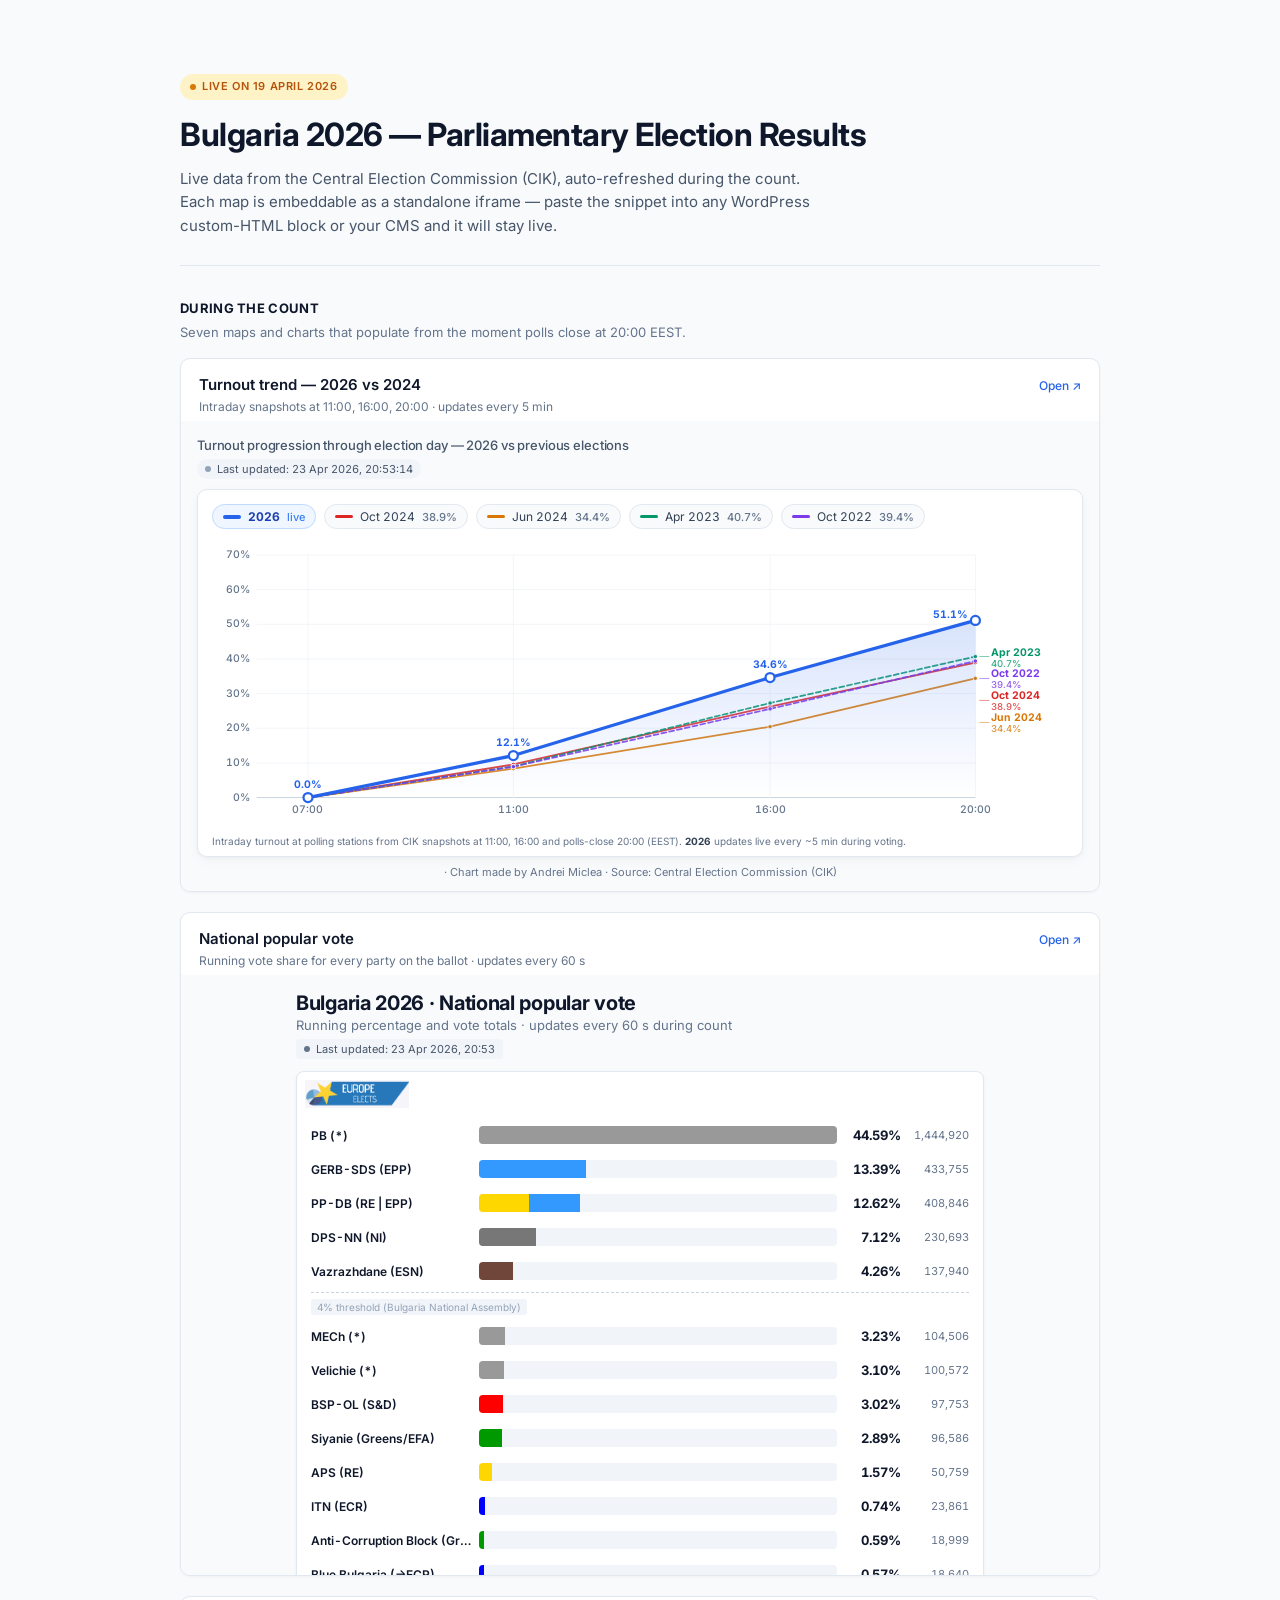
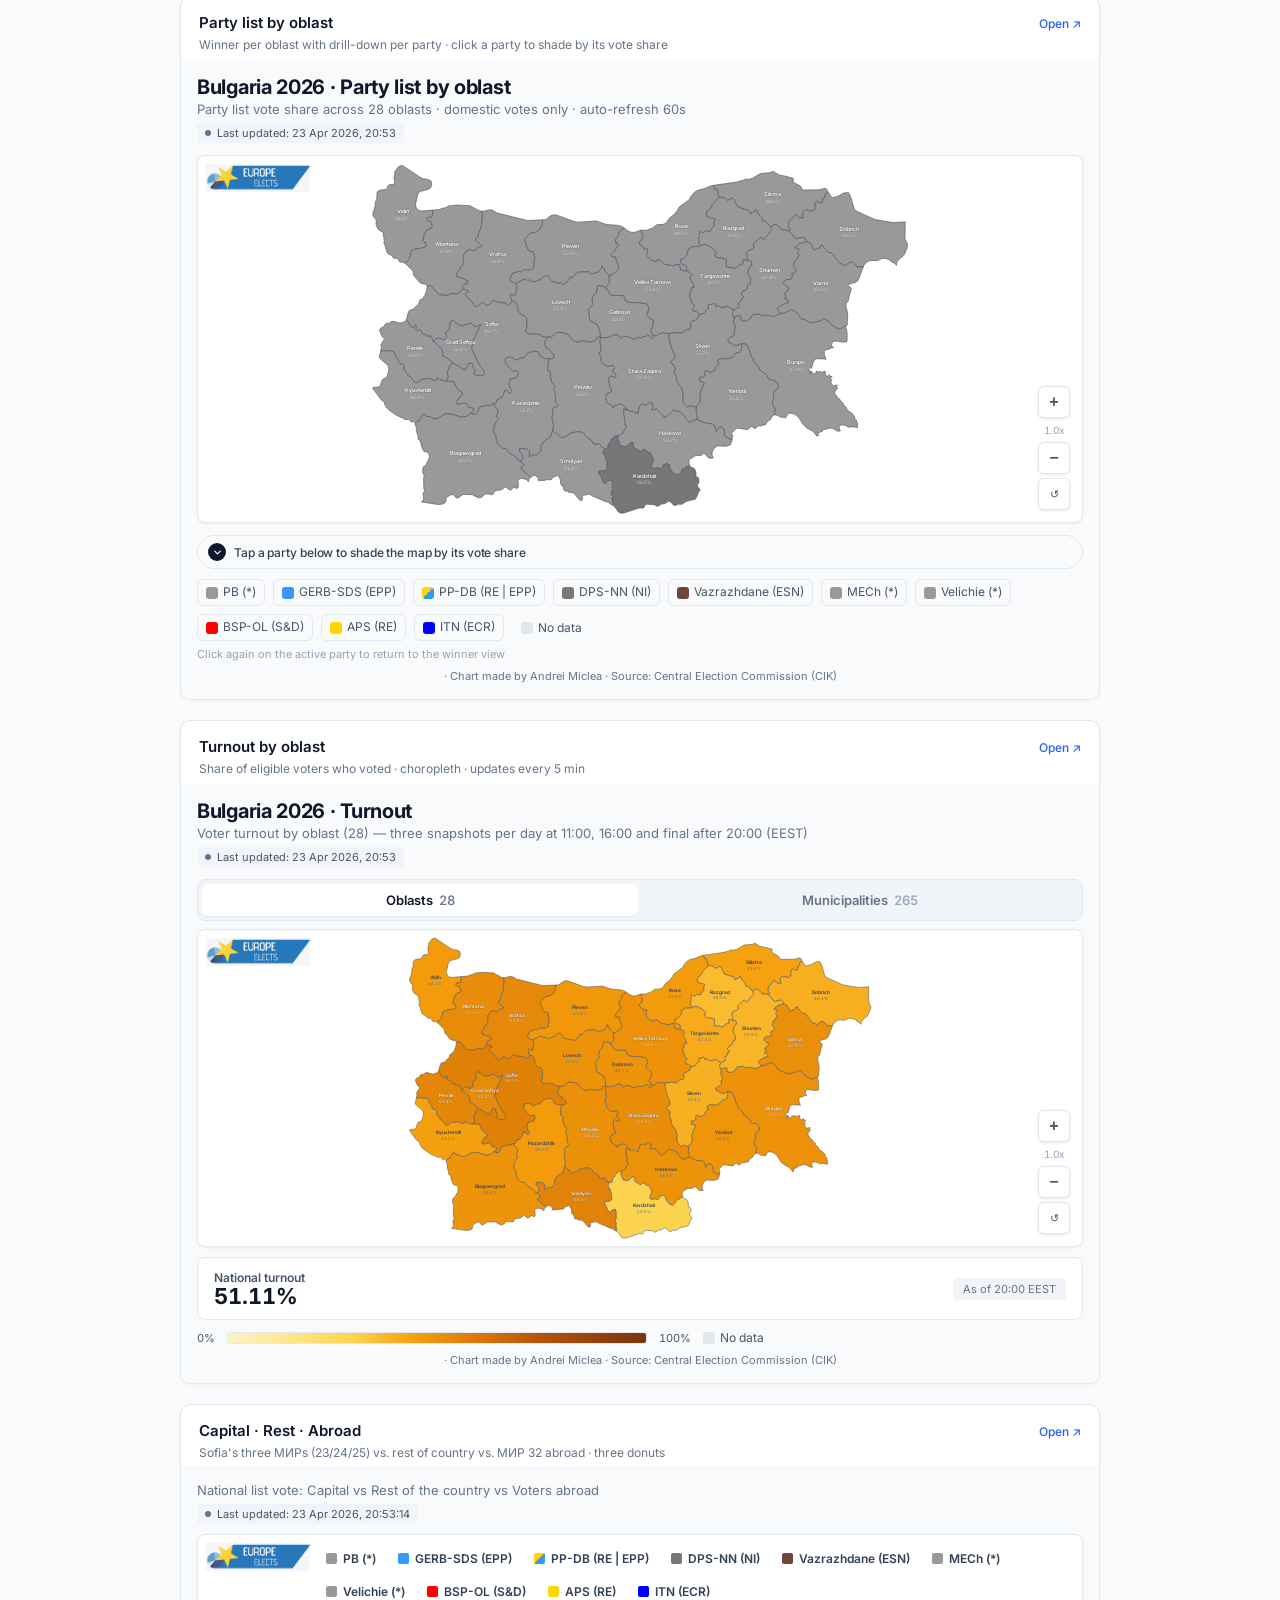
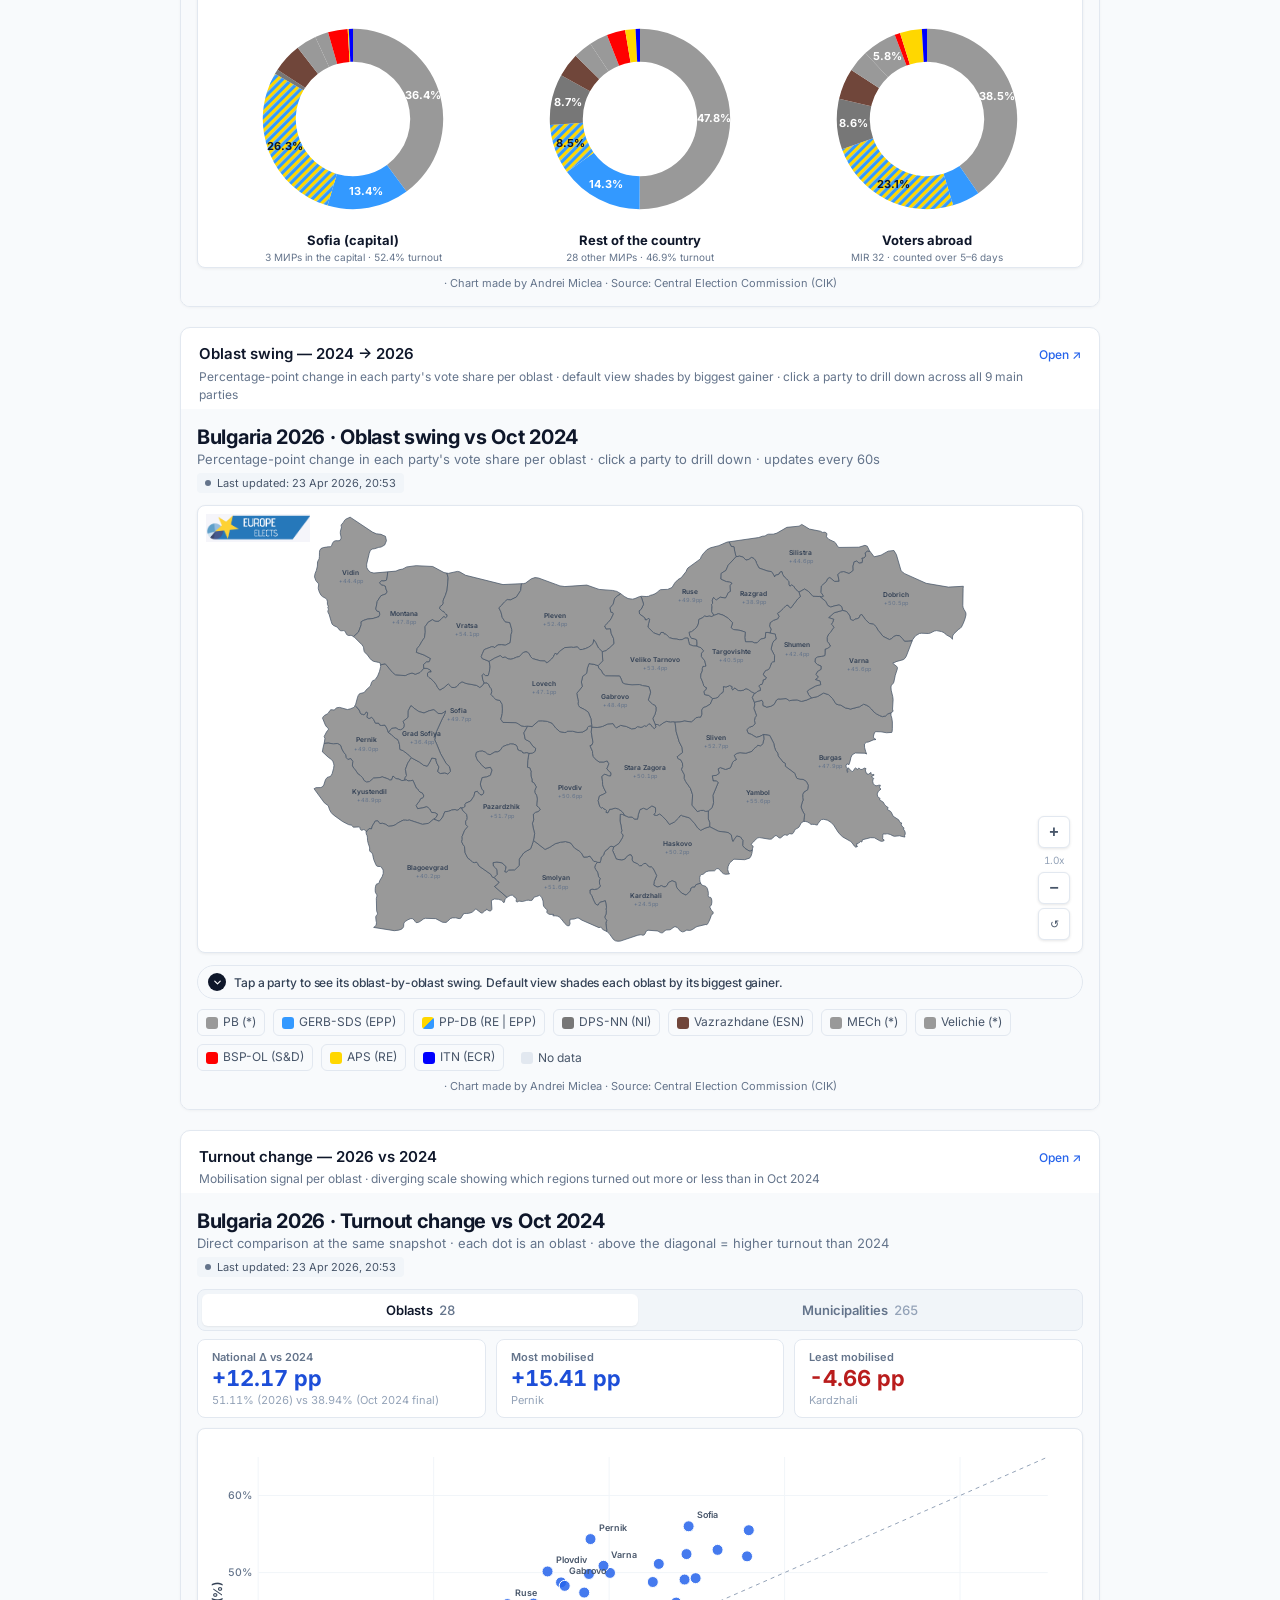
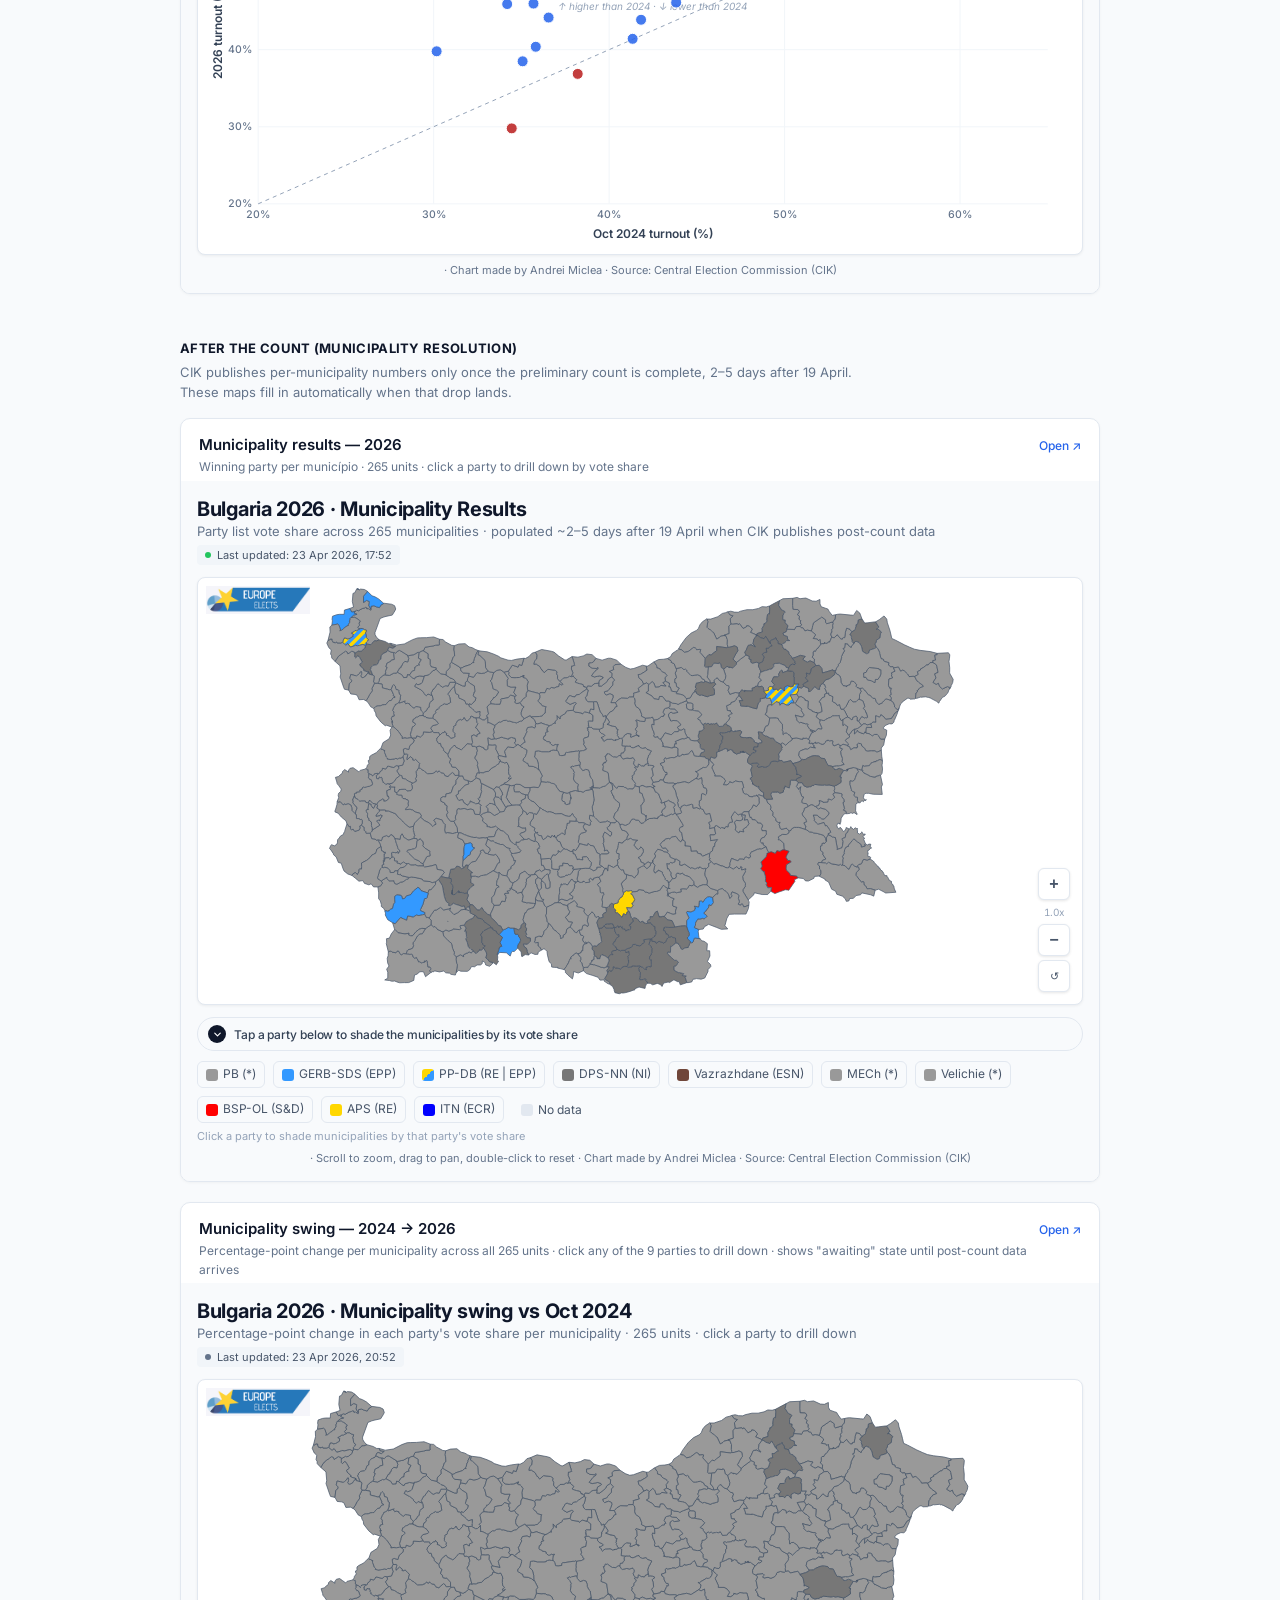
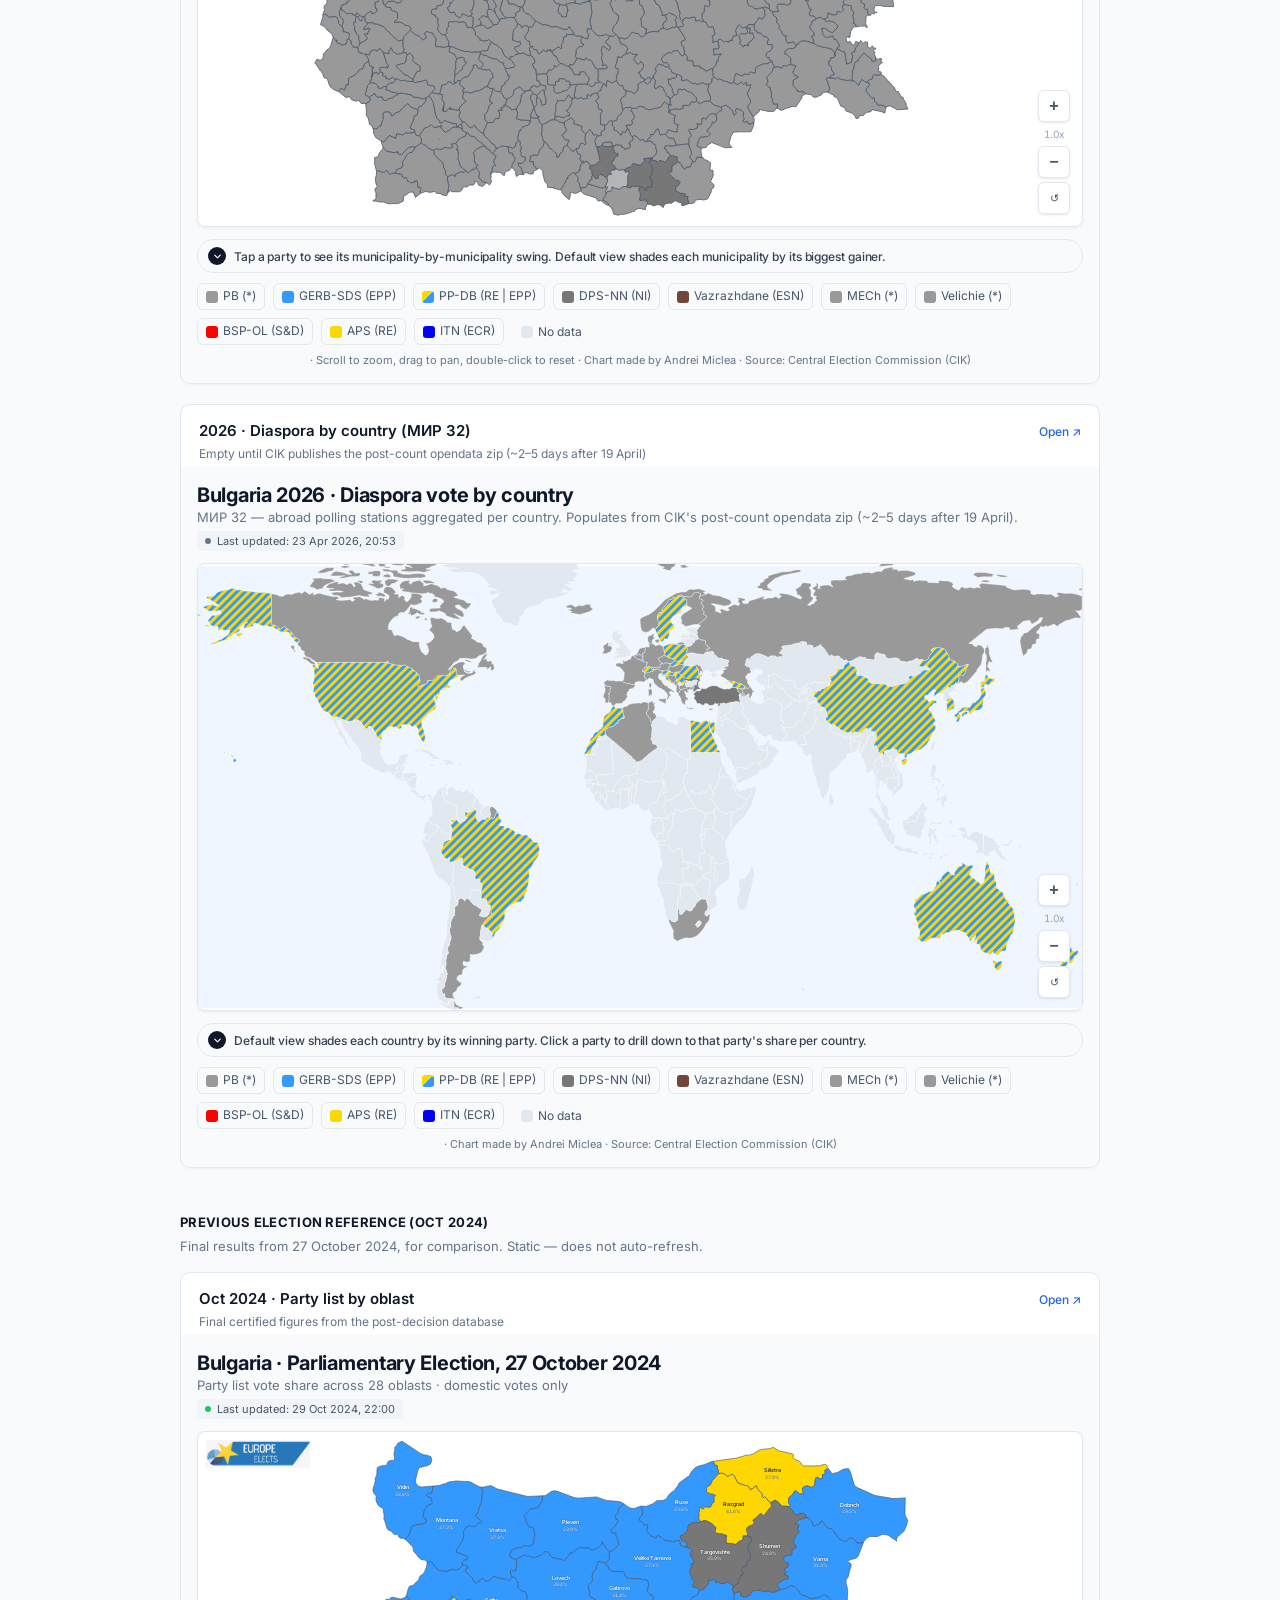
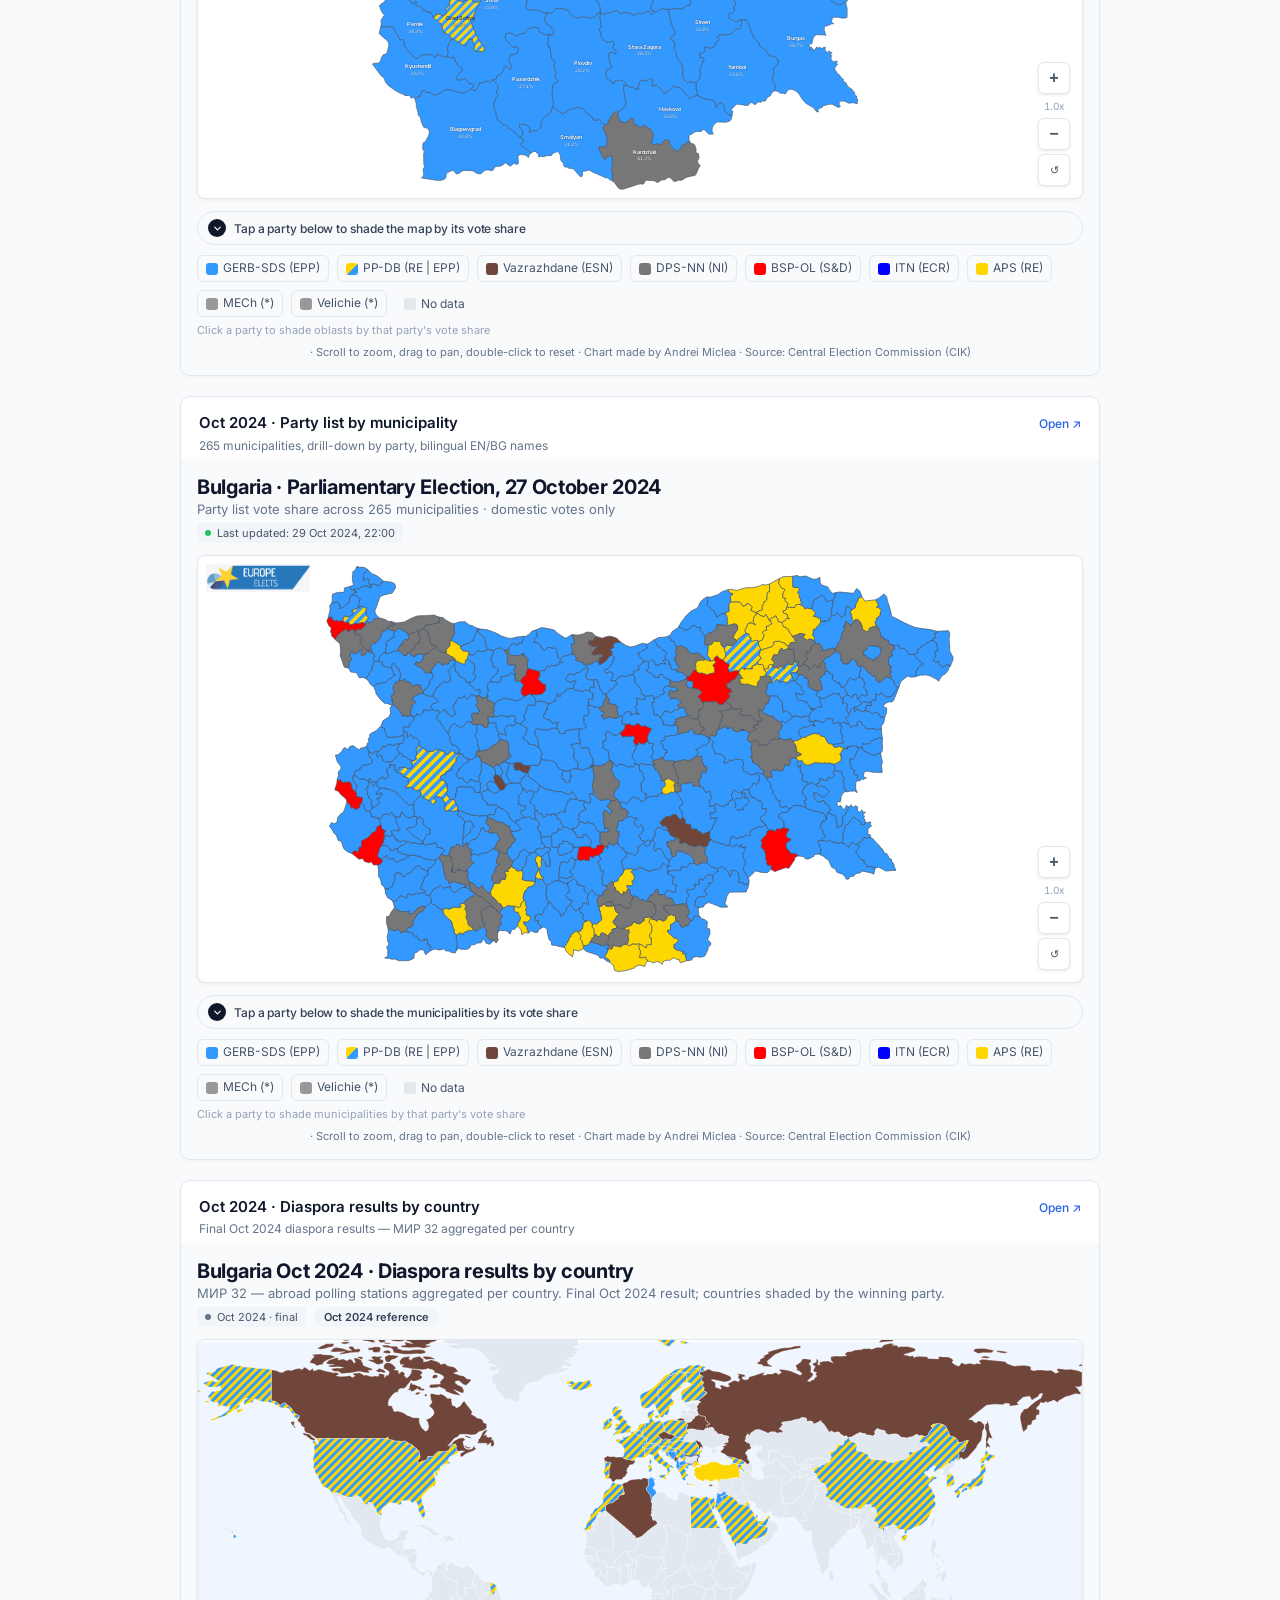
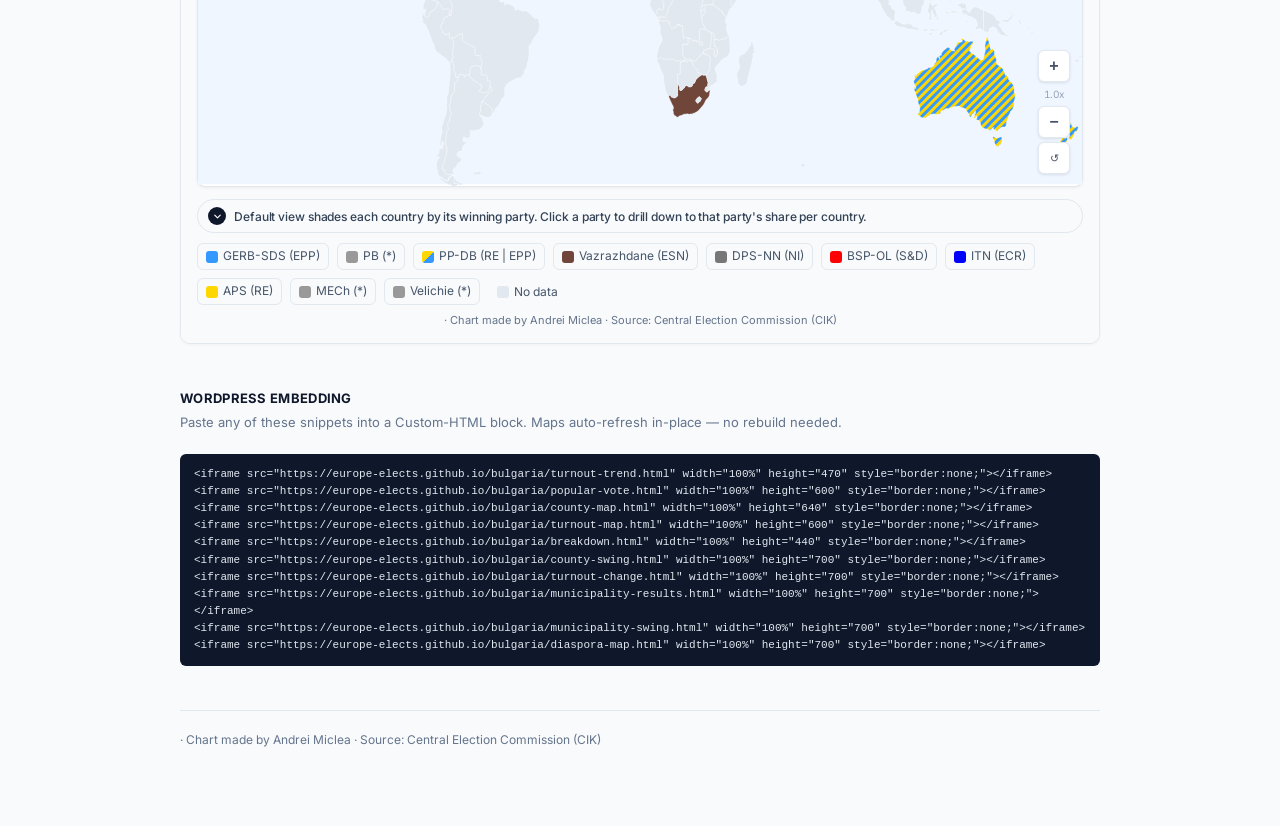
<file: index.html>
<!DOCTYPE html>
<html lang="en">
<head>
<meta charset="UTF-8">
<meta name="viewport" content="width=device-width, initial-scale=1.0">
<title>Bulgaria 2026 – Parliamentary Election Results</title>
<link rel="preconnect" href="https://fonts.googleapis.com">
<link href="https://fonts.googleapis.com/css2?family=Inter:wght@400;500;600;700&display=swap" rel="stylesheet">
<style>
  * { margin: 0; padding: 0; box-sizing: border-box; }
  body { font-family: 'Inter', -apple-system, BlinkMacSystemFont, sans-serif; background: #F8FAFC; color: #1E293B; line-height: 1.55; }
  .page { max-width: 960px; margin: 0 auto; padding: 32px 20px 60px; }
  header.hero {
    padding: 40px 0 28px; border-bottom: 1px solid #E2E8F0; margin-bottom: 32px;
  }
  h1 { font-size: 32px; font-weight: 700; color: #0F172A; letter-spacing: -0.5px; }
  .tagline { font-size: 15px; color: #475569; margin-top: 8px; max-width: 640px; }
  .eyebrow {
    display: inline-flex; align-items: center; gap: 6px;
    font-size: 11px; font-weight: 600; letter-spacing: 0.6px; text-transform: uppercase;
    color: #B45309; background: #FEF3C7; padding: 4px 10px; border-radius: 999px;
    margin-bottom: 10px;
  }
  .eyebrow::before { content: ''; display: inline-block; width: 6px; height: 6px; border-radius: 50%; background: #D97706; animation: pulse 2s infinite; }
  @keyframes pulse { 0%, 100% { opacity: 1; } 50% { opacity: 0.3; } }

  section { margin-bottom: 44px; }
  h2 {
    font-size: 13px; font-weight: 700; color: #0F172A; letter-spacing: 0.3px; text-transform: uppercase;
    margin-bottom: 4px;
  }
  h2 + .sec-sub {
    font-size: 13px; color: #64748B; margin-bottom: 16px; max-width: 680px;
  }

  .embed {
    background: #fff; border: 1px solid #E2E8F0; border-radius: 10px; overflow: hidden;
    box-shadow: 0 1px 3px rgba(0,0,0,.04); margin-bottom: 20px;
  }
  .embed iframe { width: 100%; display: block; border: 0; }
  .embed-header {
    padding: 14px 18px 4px; display: flex; justify-content: space-between; align-items: baseline; gap: 12px;
  }
  .embed-header h3 { font-size: 15px; font-weight: 600; color: #0F172A; }
  .embed-header .desc { font-size: 12px; color: #64748B; margin-top: 2px; }
  .embed-header a {
    font-size: 12px; color: #2563EB; text-decoration: none; white-space: nowrap; font-weight: 500;
  }
  .embed-header a:hover { text-decoration: underline; }

  .embed-codeblock {
    margin-top: 22px; background: #0F172A; color: #E2E8F0;
    font-family: ui-monospace, SFMono-Regular, Menlo, monospace;
    font-size: 11px; padding: 12px 14px; border-radius: 6px; overflow-x: auto;
  }

  footer {
    border-top: 1px solid #E2E8F0; padding-top: 20px; margin-top: 40px;
    font-size: 12px; color: #64748B;
  }
  footer a { color: #475569; }

  @media (max-width: 520px) {
    .page { padding: 20px 10px 40px; }
    h1 { font-size: 22px; }
    .tagline { font-size: 13px; }
    .embed-header { padding: 10px 12px 4px; flex-direction: column; gap: 4px; }
    .embed-header h3 { font-size: 13px; }
    .embed-header .desc { font-size: 11px; }
    .embed-codeblock { font-size: 9px; padding: 8px 10px; overflow-x: auto; white-space: pre; }
    section { margin-bottom: 28px; }
  }
</style>
</head>
<body>
<div class="page">

<header class="hero">
  <div class="eyebrow">Live on 19 April 2026</div>
  <h1>Bulgaria 2026 — Parliamentary Election Results</h1>
  <p class="tagline">
    Live data from the Central Election Commission (CIK), auto-refreshed during the count.
    Each map is embeddable as a standalone iframe — paste the snippet into any WordPress custom-HTML block
    or your CMS and it will stay live.
  </p>
</header>

<section>
  <h2>During the count</h2>
  <p class="sec-sub">Seven maps and charts that populate from the moment polls close at 20:00 EEST.</p>

  <div class="embed">
    <div class="embed-header">
      <div><h3>Turnout trend — 2026 vs 2024</h3><div class="desc">Intraday snapshots at 11:00, 16:00, 20:00 · updates every 5 min</div></div>
      <a href="turnout-trend.html" target="_blank">Open ↗</a>
    </div>
    <iframe src="turnout-trend.html" height="470"></iframe>
  </div>

  <div class="embed">
    <div class="embed-header">
      <div><h3>National popular vote</h3><div class="desc">Running vote share for every party on the ballot · updates every 60 s</div></div>
      <a href="popular-vote.html" target="_blank">Open ↗</a>
    </div>
    <iframe src="popular-vote.html" height="600"></iframe>
  </div>

  <div class="embed">
    <div class="embed-header">
      <div><h3>Party list by oblast</h3><div class="desc">Winner per oblast with drill-down per party · click a party to shade by its vote share</div></div>
      <a href="county-map.html" target="_blank">Open ↗</a>
    </div>
    <iframe src="county-map.html" height="640"></iframe>
  </div>

  <div class="embed">
    <div class="embed-header">
      <div><h3>Turnout by oblast</h3><div class="desc">Share of eligible voters who voted · choropleth · updates every 5 min</div></div>
      <a href="turnout-map.html" target="_blank">Open ↗</a>
    </div>
    <iframe src="turnout-map.html" height="600"></iframe>
  </div>

  <div class="embed">
    <div class="embed-header">
      <div><h3>Capital · Rest · Abroad</h3><div class="desc">Sofia's three МИРs (23/24/25) vs. rest of country vs. МИР 32 abroad · three donuts</div></div>
      <a href="breakdown.html" target="_blank">Open ↗</a>
    </div>
    <iframe src="breakdown.html" height="440"></iframe>
  </div>

  <div class="embed">
    <div class="embed-header">
      <div><h3>Oblast swing — 2024 → 2026</h3><div class="desc">Percentage-point change in each party's vote share per oblast · default view shades by biggest gainer · click a party to drill down across all 9 main parties</div></div>
      <a href="county-swing.html" target="_blank">Open ↗</a>
    </div>
    <iframe src="county-swing.html" height="700"></iframe>
  </div>

  <div class="embed">
    <div class="embed-header">
      <div><h3>Turnout change — 2026 vs 2024</h3><div class="desc">Mobilisation signal per oblast · diverging scale showing which regions turned out more or less than in Oct 2024</div></div>
      <a href="turnout-change.html" target="_blank">Open ↗</a>
    </div>
    <iframe src="turnout-change.html" height="700"></iframe>
  </div>
</section>

<section>
  <h2>After the count (municipality resolution)</h2>
  <p class="sec-sub">CIK publishes per-municipality numbers only once the preliminary count is complete, 2–5 days after 19 April. These maps fill in automatically when that drop lands.</p>

  <div class="embed">
    <div class="embed-header">
      <div><h3>Municipality results — 2026</h3><div class="desc">Winning party per município · 265 units · click a party to drill down by vote share</div></div>
      <a href="municipality-results.html" target="_blank">Open ↗</a>
    </div>
    <iframe src="municipality-results.html" height="700"></iframe>
  </div>

  <div class="embed">
    <div class="embed-header">
      <div><h3>Municipality swing — 2024 → 2026</h3><div class="desc">Percentage-point change per municipality across all 265 units · click any of the 9 parties to drill down · shows "awaiting" state until post-count data arrives</div></div>
      <a href="municipality-swing.html" target="_blank">Open ↗</a>
    </div>
    <iframe src="municipality-swing.html" height="700"></iframe>
  </div>

  <div class="embed">
    <div class="embed-header">
      <div><h3>2026 · Diaspora by country (МИР 32)</h3><div class="desc">Empty until CIK publishes the post-count opendata zip (~2–5 days after 19 April)</div></div>
      <a href="diaspora-map.html" target="_blank">Open ↗</a>
    </div>
    <iframe src="diaspora-map.html" height="700"></iframe>
  </div>
</section>

<section>
  <h2>Previous election reference (Oct 2024)</h2>
  <p class="sec-sub">Final results from 27 October 2024, for comparison. Static — does not auto-refresh.</p>

  <div class="embed">
    <div class="embed-header">
      <div><h3>Oct 2024 · Party list by oblast</h3><div class="desc">Final certified figures from the post-decision database</div></div>
      <a href="map.html" target="_blank">Open ↗</a>
    </div>
    <iframe src="map.html" height="640"></iframe>
  </div>

  <div class="embed">
    <div class="embed-header">
      <div><h3>Oct 2024 · Party list by municipality</h3><div class="desc">265 municipalities, drill-down by party, bilingual EN/BG names</div></div>
      <a href="map_municipalities.html" target="_blank">Open ↗</a>
    </div>
    <iframe src="map_municipalities.html" height="700"></iframe>
  </div>

  <div class="embed">
    <div class="embed-header">
      <div><h3>Oct 2024 · Diaspora results by country</h3><div class="desc">Final Oct 2024 diaspora results — МИР 32 aggregated per country</div></div>
      <a href="diaspora-map-2024.html" target="_blank">Open ↗</a>
    </div>
    <iframe src="diaspora-map-2024.html" height="700"></iframe>
  </div>
</section>

<section>
  <h2>WordPress embedding</h2>
  <p class="sec-sub">Paste any of these snippets into a Custom-HTML block. Maps auto-refresh in-place — no rebuild needed.</p>
  <div class="embed-codeblock">
&lt;iframe src="https://europe-elects.github.io/bulgaria/turnout-trend.html"  width="100%" height="470" style="border:none;"&gt;&lt;/iframe&gt;<br>
&lt;iframe src="https://europe-elects.github.io/bulgaria/popular-vote.html"   width="100%" height="600" style="border:none;"&gt;&lt;/iframe&gt;<br>
&lt;iframe src="https://europe-elects.github.io/bulgaria/county-map.html"    width="100%" height="640" style="border:none;"&gt;&lt;/iframe&gt;<br>
&lt;iframe src="https://europe-elects.github.io/bulgaria/turnout-map.html"   width="100%" height="600" style="border:none;"&gt;&lt;/iframe&gt;<br>
&lt;iframe src="https://europe-elects.github.io/bulgaria/breakdown.html"     width="100%" height="440" style="border:none;"&gt;&lt;/iframe&gt;<br>
&lt;iframe src="https://europe-elects.github.io/bulgaria/county-swing.html"  width="100%" height="700" style="border:none;"&gt;&lt;/iframe&gt;<br>
&lt;iframe src="https://europe-elects.github.io/bulgaria/turnout-change.html" width="100%" height="700" style="border:none;"&gt;&lt;/iframe&gt;<br>
&lt;iframe src="https://europe-elects.github.io/bulgaria/municipality-results.html" width="100%" height="700" style="border:none;"&gt;&lt;/iframe&gt;<br>
&lt;iframe src="https://europe-elects.github.io/bulgaria/municipality-swing.html" width="100%" height="700" style="border:none;"&gt;&lt;/iframe&gt;<br>
&lt;iframe src="https://europe-elects.github.io/bulgaria/diaspora-map.html" width="100%" height="700" style="border:none;"&gt;&lt;/iframe&gt;
  </div>
</section>

<footer>
  · Chart made by Andrei Miclea · Source: Central Election Commission (CIK)
</footer>

</div>
</body>
</html>
</file>
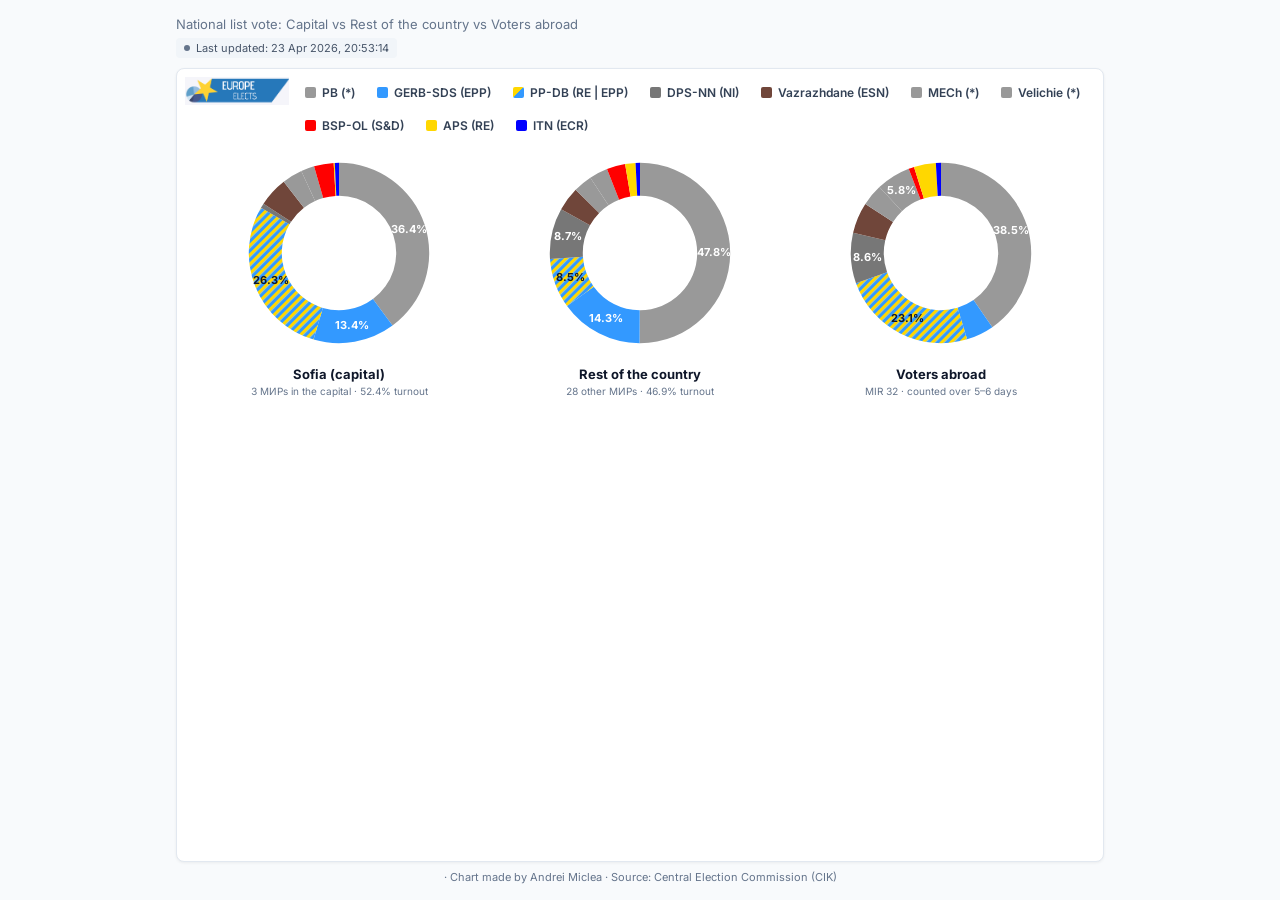
<file: breakdown.html>
<!DOCTYPE html>
<html lang="en">
<head>
<meta charset="UTF-8">
<meta name="viewport" content="width=device-width, initial-scale=1.0">
<title>Bulgaria 2026 – Capital vs Rest vs Abroad</title>
<link rel="preconnect" href="https://fonts.googleapis.com">
<link href="https://fonts.googleapis.com/css2?family=Inter:wght@400;500;600;700&display=swap" rel="stylesheet">
<style>
* { margin: 0; padding: 0; box-sizing: border-box; }
html, body { height: 100%; }
body {
  font-family: 'Inter', -apple-system, BlinkMacSystemFont, 'Segoe UI', sans-serif;
  background: #F8FAFC; color: #1E293B;
  display: flex; flex-direction: column; overflow: hidden;
}
.container {
  max-width: 960px; margin: 0 auto; padding: 16px 16px 16px; width: 100%;
  flex: 1; display: flex; flex-direction: column; min-height: 0;
}

.header { margin-bottom: 10px; }
.subtitle { font-size: 13px; color: #64748B; }
.last-updated {
  display: inline-flex; align-items: center; gap: 6px;
  font-size: 11px; color: #475569; margin-top: 6px;
  padding: 3px 8px; background: #F1F5F9; border-radius: 4px;
}
.last-updated::before {
  content: ''; display: inline-block; width: 6px; height: 6px;
  border-radius: 50%; background: #64748B;
}
.last-updated.live::before { background: #22C55E; animation: pulse 2s infinite; }
@keyframes pulse { 0%, 100% { opacity: 1; } 50% { opacity: 0.4; } }

#chart-container {
  position: relative; width: 100%;
  background: #fff; border-radius: 8px; border: 1px solid #E2E8F0;
  box-shadow: 0 1px 3px rgba(0,0,0,.06);
  flex: 1 1 auto; min-height: 0;
  padding: 14px 16px 10px;
  display: flex; flex-direction: column;
  overflow: hidden;
}

.legend-row {
  display: flex; flex-wrap: wrap; gap: 14px;
  font-size: 12px; font-weight: 600; color: #334155;
  margin-bottom: 8px;
  padding-left: 108px;
}
.legend-row .item { display: flex; align-items: center; gap: 6px; }
.legend-row .swatch { width: 11px; height: 11px; border-radius: 2px; }

.donuts {
  display: flex; gap: 8px; justify-content: space-around;
  align-items: flex-start; flex: 1 1 auto; min-height: 0;
}
.donut-cell {
  display: flex; flex-direction: column; align-items: center;
  flex: 1 1 0; min-width: 0;
}
.donut-cell svg { width: 100%; max-width: 220px; height: auto; display: block; }
.donut-label {
  font-size: 13px; font-weight: 700; color: #0F172A;
  margin-top: 4px; text-align: center; line-height: 1.2;
  overflow-wrap: break-word; max-width: 100%;
}
.donut-sub {
  font-size: 10px; color: #64748B; margin-top: 2px; text-align: center;
  font-variant-numeric: tabular-nums; line-height: 1.2; overflow-wrap: break-word; max-width: 100%;
}
.donut-sub.awaiting { color: #94A3B8; font-style: italic; }

@media (max-width: 480px) {
  .donuts { gap: 4px; }
  .donut-label { font-size: 11px; }
  .donut-sub { font-size: 9px; }
  .legend-row { gap: 8px; font-size: 11px; padding-left: 0; margin-top: 32px; }
  .map-logo img { height: 20px; max-height: 20px; }
}

.donut-slice { transition: opacity .15s, filter .15s; cursor: pointer; }
#chart-container.has-hover .donut-slice { opacity: 0.18; }
#chart-container.has-hover .donut-slice.party-hover {
  opacity: 1;
  filter: drop-shadow(0 1px 4px rgba(15,23,42,.25));
}
.legend-row .item {
  cursor: pointer; user-select: none;
  padding: 2px 4px; border-radius: 4px;
  transition: background .12s;
}
.legend-row .item:hover { background: #F1F5F9; }
#chart-container.has-hover .legend-row .item { opacity: 0.4; }
#chart-container.has-hover .legend-row .item.party-hover { opacity: 1; }

#bdTooltip {
  position: absolute; pointer-events: none;
  background: #fff; border: 1px solid #E2E8F0; border-radius: 8px;
  padding: 8px 12px; box-shadow: 0 6px 18px rgba(15,23,42,.15);
  font-size: 12px; z-index: 30; min-width: 180px;
  opacity: 0; transform: translateY(4px);
  transition: opacity .12s, transform .12s;
}
#bdTooltip.visible { opacity: 1; transform: translateY(0); }
#bdTooltip h4 {
  font-size: 12px; font-weight: 700; color: #0F172A;
  display: flex; align-items: center; gap: 6px; margin-bottom: 6px;
}
#bdTooltip h4 .swatch { width: 10px; height: 10px; border-radius: 2px; }
#bdTooltip .row {
  display: flex; justify-content: space-between; gap: 12px;
  font-size: 11px; color: #475569; padding: 1px 0;
}
#bdTooltip .row .lbl { color: #64748B; }
#bdTooltip .row .v { font-variant-numeric: tabular-nums; font-weight: 600; color: #0F172A; }
#bdTooltip .row.na .v { color: #94A3B8; font-style: italic; font-weight: 400; }
.donut-center {
  font-size: 13px; font-weight: 700; fill: #0F172A; text-anchor: middle;
  font-variant-numeric: tabular-nums;
}
.donut-center-sub {
  font-size: 9px; fill: #94A3B8; text-anchor: middle;
  text-transform: uppercase; letter-spacing: .04em;
}
.donut-placeholder-ring { fill: none; stroke: #E2E8F0; stroke-dasharray: 4 4; }

.chart-footnote {
  font-size: 10px; color: #64748B; margin-top: 6px; line-height: 1.45;
}
.chart-footnote strong { color: #334155; }

.footer { margin-top: 8px; font-size: 11px; color: #64748B; text-align: center; }

@media (prefers-reduced-motion: reduce) {
  .donut-slice { transition: none; }
  @keyframes pulse { 0%, 100% { opacity: 1; } }
}
.map-logo { position: absolute; top: 8px; left: 8px; z-index: 4; opacity: 0.85; pointer-events: none; }
.map-logo img { height: 28px; width: auto; max-width: 120px; max-height: 28px; display: block; }
</style>
</head>
<body>
<div class="container">
  <div class="header">
        <div class="subtitle">National list vote: Capital vs Rest of the country vs Voters abroad</div>
    <div class="last-updated" id="lastUpdated">Last updated: –</div>
    <span id="countedPill" style="display:none; margin-left:6px; font-size:11px; padding:3px 8px; background:#FEF3C7; color:#92400E; border-radius:4px; font-weight:600;"></span>
  </div>
  <div id="chart-container">
    <div class="map-logo"><img src="logo.png?v=2" alt="Europe Elects"></div>
    <div class="legend-row" id="chartLegend"></div>
    <div class="donuts" id="donuts"></div>
    <div id="bdTooltip" role="tooltip"></div>
  </div>
  <div class="footer">· Chart made by Andrei Miclea · Source: Central Election Commission (CIK)</div>
</div>

<script>
// Parties load dynamically from results_live.json — BG coalitions change cycle to cycle.
let PARTIES = {};         // { key: { color, color2?, name } }
let PARTY_ORDER = [];     // ordered by national_pct desc

const BUCKETS = [
  { key: 'capital',       label: 'Sofia (capital)',  sub: '3 МИРs in the capital' },
  { key: 'restOfCountry', label: 'Rest of the country', sub: '28 other МИРs' },
  { key: 'abroad',        label: 'Voters abroad',    sub: 'MIR 32 · counted over 5–6 days' },
];

function cssId(s) { return String(s).replace(/[^a-zA-Z0-9_-]/g, '_'); }

function buildLegend() {
  const el = document.getElementById('chartLegend');
  el.innerHTML = PARTY_ORDER.map(key => {
    const p = PARTIES[key];
    const sw = p.color2
      ? `background: linear-gradient(135deg, ${p.color} 0 50%, ${p.color2} 50% 100%)`
      : `background:${p.color}`;
    return `<div class="item" data-party="${key}"><div class="swatch" style="${sw}"></div>${p.name}</div>`;
  }).join('');
  el.querySelectorAll('.item').forEach(item => {
    item.addEventListener('mouseenter', (e) => highlightParty(item.dataset.party, e));
    item.addEventListener('mousemove', moveTooltip);
    item.addEventListener('mouseleave', clearHighlight);
  });
}

let lastBreakdown = null;
let lastMeta = null;

function highlightParty(party, event) {
  const wrap = document.getElementById('chart-container');
  wrap.classList.add('has-hover');
  document.querySelectorAll('.donut-slice').forEach(s => s.classList.toggle('party-hover', s.dataset.party === party));
  document.querySelectorAll('.legend-row .item').forEach(it => it.classList.toggle('party-hover', it.dataset.party === party));
  showTooltip(party, event);
}

function clearHighlight() {
  const wrap = document.getElementById('chart-container');
  wrap.classList.remove('has-hover');
  document.querySelectorAll('.donut-slice.party-hover').forEach(s => s.classList.remove('party-hover'));
  document.querySelectorAll('.legend-row .item.party-hover').forEach(it => it.classList.remove('party-hover'));
  hideTooltip();
}

function showTooltip(party, event) {
  const tt = document.getElementById('bdTooltip');
  const p = PARTIES[party];
  if (!p) { hideTooltip(); return; }
  const sw = p.color2
    ? `background: linear-gradient(135deg, ${p.color} 0 50%, ${p.color2} 50% 100%)`
    : `background:${p.color}`;
  let html = `<h4><span class="swatch" style="${sw}"></span>${p.name}</h4>`;
  for (const b of BUCKETS) {
    const data = lastBreakdown && lastBreakdown[b.key];
    const pct = data && typeof data[party] === 'number' ? data[party] : null;
    if (pct === null) {
      html += `<div class="row na"><span class="lbl">${b.label}</span><span class="v">awaiting</span></div>`;
    } else {
      html += `<div class="row"><span class="lbl">${b.label}</span><span class="v">${pct.toFixed(2)}%</span></div>`;
    }
  }
  tt.innerHTML = html;
  tt.classList.add('visible');
  moveTooltip(event);
}

function hideTooltip() { document.getElementById('bdTooltip').classList.remove('visible'); }

function moveTooltip(event) {
  const tt = document.getElementById('bdTooltip');
  const wrap = document.getElementById('chart-container');
  const rect = wrap.getBoundingClientRect();
  let left = event.clientX - rect.left + 12;
  let top  = event.clientY - rect.top + 12;
  const ttRect = tt.getBoundingClientRect();
  if (left + ttRect.width > rect.width - 6) left = event.clientX - rect.left - ttRect.width - 12;
  if (top + ttRect.height > rect.height - 6) top = event.clientY - rect.top - ttRect.height - 12;
  if (left < 6) left = 6;
  if (top < 6) top = 6;
  tt.style.left = left + 'px';
  tt.style.top  = top + 'px';
}

function isLightFill(hex) {
  const h = hex.replace('#', '');
  const r = parseInt(h.slice(0, 2), 16);
  const g = parseInt(h.slice(2, 4), 16);
  const b = parseInt(h.slice(4, 6), 16);
  return (0.299 * r + 0.587 * g + 0.114 * b) / 255 > 0.6;
}

function buildDonutSVG(container, data, labelText, subText) {
  const ns = 'http://www.w3.org/2000/svg';
  const SIZE = 200;
  const cx = SIZE / 2, cy = SIZE / 2;
  const outerR = 82, innerR = 52;

  const svg = document.createElementNS(ns, 'svg');
  svg.setAttribute('viewBox', `0 0 ${SIZE} ${SIZE}`);
  svg.setAttribute('preserveAspectRatio', 'xMidYMid meet');

  // defs for coalition stripe patterns
  const defs = document.createElementNS(ns, 'defs');
  for (const key of PARTY_ORDER) {
    const p = PARTIES[key]; if (!p.color2) continue;
    const pat = document.createElementNS(ns, 'pattern');
    pat.setAttribute('id', 'donutsplit-' + cssId(key));
    pat.setAttribute('patternUnits', 'userSpaceOnUse');
    pat.setAttribute('width', '6'); pat.setAttribute('height', '6');
    pat.setAttribute('patternTransform', 'rotate(45)');
    const r1 = document.createElementNS(ns, 'rect'); r1.setAttribute('x','0'); r1.setAttribute('y','0'); r1.setAttribute('width','3'); r1.setAttribute('height','6'); r1.setAttribute('fill', p.color);
    const r2 = document.createElementNS(ns, 'rect'); r2.setAttribute('x','3'); r2.setAttribute('y','0'); r2.setAttribute('width','3'); r2.setAttribute('height','6'); r2.setAttribute('fill', p.color2);
    pat.appendChild(r1); pat.appendChild(r2); defs.appendChild(pat);
  }
  svg.appendChild(defs);

  if (!data || !Object.values(data).some(v => v > 0)) {
    const ring = document.createElementNS(ns, 'circle');
    ring.setAttribute('cx', cx); ring.setAttribute('cy', cy);
    ring.setAttribute('r', (outerR + innerR) / 2);
    ring.setAttribute('class', 'donut-placeholder-ring');
    ring.setAttribute('stroke-width', outerR - innerR);
    svg.appendChild(ring);
    const centerText = document.createElementNS(ns, 'text');
    centerText.setAttribute('x', cx); centerText.setAttribute('y', cy + 3);
    centerText.setAttribute('class', 'donut-center-sub');
    centerText.textContent = 'AWAITING COUNT';
    svg.appendChild(centerText);
    container.appendChild(svg);
    const lbl = document.createElement('div'); lbl.className = 'donut-label'; lbl.textContent = labelText; container.appendChild(lbl);
    const sub = document.createElement('div'); sub.className = 'donut-sub awaiting'; sub.textContent = subText; container.appendChild(sub);
    return;
  }

  // slices ordered by PARTY_ORDER so colours stay consistent across the 3 donuts
  const slices = PARTY_ORDER
    .map(key => ({ party: key, pct: data[key] || 0 }))
    .filter(s => s.pct > 0);

  let startAngle = -Math.PI / 2;
  const total = slices.reduce((sum, s) => sum + s.pct, 0);
  for (const s of slices) {
    const frac = s.pct / total;
    const endAngle = startAngle + frac * Math.PI * 2;
    const largeArc = frac > 0.5 ? 1 : 0;

    const x1o = cx + outerR * Math.cos(startAngle), y1o = cy + outerR * Math.sin(startAngle);
    const x2o = cx + outerR * Math.cos(endAngle),   y2o = cy + outerR * Math.sin(endAngle);
    const x1i = cx + innerR * Math.cos(endAngle),   y1i = cy + innerR * Math.sin(endAngle);
    const x2i = cx + innerR * Math.cos(startAngle), y2i = cy + innerR * Math.sin(startAngle);

    const d = `M ${x1o} ${y1o}
               A ${outerR} ${outerR} 0 ${largeArc} 1 ${x2o} ${y2o}
               L ${x1i} ${y1i}
               A ${innerR} ${innerR} 0 ${largeArc} 0 ${x2i} ${y2i}
               Z`;

    const p = PARTIES[s.party];
    const path = document.createElementNS(ns, 'path');
    path.setAttribute('d', d);
    path.setAttribute('fill', p.color2 ? `url(#donutsplit-${cssId(s.party)})` : p.color);
    path.setAttribute('class', 'donut-slice');
    path.setAttribute('data-party', s.party);
    path.addEventListener('mouseenter', (e) => highlightParty(s.party, e));
    path.addEventListener('mousemove', moveTooltip);
    path.addEventListener('mouseleave', clearHighlight);
    svg.appendChild(path);

    if (frac > 0.06) {
      const midAngle = (startAngle + endAngle) / 2;
      const midR = (outerR + innerR) / 2;
      const lx = cx + midR * Math.cos(midAngle);
      const ly = cy + midR * Math.sin(midAngle);
      const label = document.createElementNS(ns, 'text');
      label.setAttribute('x', lx); label.setAttribute('y', ly + 3);
      label.setAttribute('text-anchor', 'middle');
      label.setAttribute('font-size', '10'); label.setAttribute('font-weight', '700');
      label.setAttribute('fill', isLightFill(p.color) ? '#0F172A' : '#ffffff');
      label.setAttribute('pointer-events', 'none');
      label.textContent = s.pct.toFixed(1) + '%';
      svg.appendChild(label);
    }

    startAngle = endAngle;
  }

  container.appendChild(svg);
  const lbl = document.createElement('div'); lbl.className = 'donut-label'; lbl.textContent = labelText; container.appendChild(lbl);
  const sub = document.createElement('div'); sub.className = 'donut-sub'; sub.textContent = subText; container.appendChild(sub);
}

function renderChart() {
  const wrap = document.getElementById('donuts');
  wrap.innerHTML = '';
  const breakdown = lastBreakdown || {};
  for (const b of BUCKETS) {
    const meta = (lastMeta && lastMeta[b.key]) || {};
    const label = meta.label || b.label;
    let sub = meta.sub || b.sub;
    if (typeof meta.turnout === 'number') sub = sub + ' · ' + meta.turnout.toFixed(1) + '% turnout';
    const cell = document.createElement('div');
    cell.className = 'donut-cell';
    buildDonutSVG(cell, breakdown[b.key], label, sub);
    wrap.appendChild(cell);
  }
}

function applyResults(data) {
  const el = document.getElementById('lastUpdated');
  el.textContent = 'Last updated: ' + new Date(data.lastUpdated).toLocaleString('en-GB', {dateStyle:'medium',timeStyle:'medium',timeZone:'Europe/Sofia'});

  // Party registry: build from data.parties so the chart adapts to the cycle
  PARTIES = {}; PARTY_ORDER = [];
  (data.parties || []).forEach(p => {
    PARTIES[p.key] = { color: p.color, color2: p.color2 || null, name: p.name };
    PARTY_ORDER.push(p.key);
  });
  buildLegend();

  lastBreakdown = data.nationalBreakdown || {};
  lastMeta = data.nationalBreakdownMeta || {};
  const hasAny = Object.values(lastBreakdown).some(b => b && Object.values(b).some(v => v > 0));
  el.classList.toggle('live', hasAny && data.processingPctDomestic < 100);
  renderChart();

  const pill = document.getElementById('countedPill');
  const pct = (typeof data.processingPctDomestic === 'number' && data.processingPctDomestic > 0) ? data.processingPctDomestic : null;
  if (typeof pct === 'number' && pct > 0 && pct < 100) {
    pill.style.display = 'inline-block';
    pill.textContent = pct.toFixed(1) + '% counted (domestic)';
  } else {
    pill.style.display = 'none';
  }
}

async function loadResults() {
  try { applyResults(await (await fetch('results_live.json?' + Date.now())).json()); }
  catch (e) { renderChart(); }
}
setInterval(async () => {
  try { applyResults(await (await fetch('results_live.json?' + Date.now())).json()); }
  catch (e) {}
}, 60000);

loadResults();
</script>
</body>
</html>
</file>
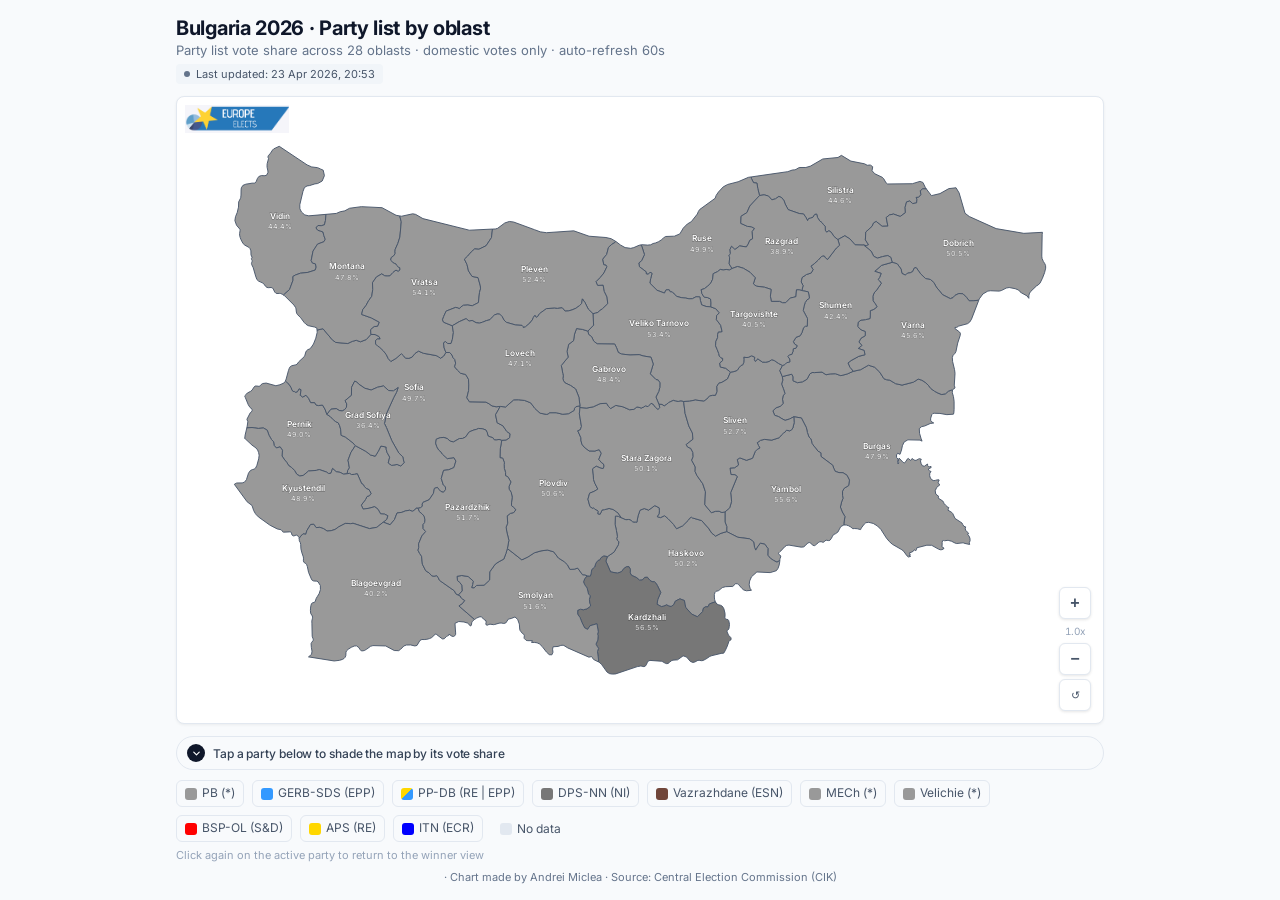
<file: county-map.html>
<!DOCTYPE html>
<html lang="en">
<head>
<meta charset="UTF-8">
<meta name="viewport" content="width=device-width, initial-scale=1.0">
<title>Bulgaria 2026 – National List by Oblast</title>
<link rel="preconnect" href="https://fonts.googleapis.com">
<link href="https://fonts.googleapis.com/css2?family=Inter:wght@400;500;600;700&display=swap" rel="stylesheet">
<link rel="stylesheet" href="assets/map.css">
</head>
<body>
<div class="container">
  <div class="header">
        <h1>Bulgaria 2026 · Party list by oblast</h1>
    <div class="subtitle">Party list vote share across 28 oblasts · domestic votes only · auto-refresh 60s</div>
    <div class="status-row">
      <span class="last-updated" id="lastUpdated">Last updated: –</span>
      <span class="counted-pill" id="countedPill"></span>
    </div>
  </div>
  <div id="map-container" style="overflow:hidden">
    <div class="map-logo"><img src="logo.png?v=2" alt="Europe Elects"></div>
    <svg id="map" viewBox="0 0 1000 600" preserveAspectRatio="xMidYMid meet"></svg>
    <div id="tooltip"></div>
    <div class="zoom-controls">
      <button class="zoom-btn" id="zoomIn" title="Zoom in">+</button>
      <div class="zoom-level" id="zoomLevel">1.0x</div>
      <button class="zoom-btn" id="zoomOut" title="Zoom out">−</button>
      <button class="zoom-btn reset" id="zoomReset" title="Reset view">↺</button>
    </div>
  </div>
  <div class="cta" role="note">
    <span class="cta-arrow" aria-hidden="true"><svg viewBox="0 0 24 24" fill="none" stroke="currentColor" stroke-width="2.5" stroke-linecap="round" stroke-linejoin="round"><polyline points="6 9 12 15 18 9"/></svg></span>
    <span>Tap a party below to shade the map by its vote share</span>
  </div>
  <div class="legend" id="legend"></div>
  <div class="legend-hint" id="legendHint">Click again on the active party to return to the winner view</div>
  <div class="footer">· Chart made by Andrei Miclea · Source: Central Election Commission (CIK)</div>
</div>
<script src="assets/map-utils.js"></script>
<script>
(function () {
  const { NO_DATA_COLOR, isLightFill, partyShade, partyMaxPct, cssId,
          getWinner, hasData, bbox, makeProjection, featurePath, featureCentroid,
          buildSplitPatterns, loadResults, autoRefresh, formatTs, setCountedPill, setLiveDot } = window.EE;
  const SVG_W = 1000, SVG_H = 600;

  const PARTIES = {}, PARTY_ORDER = [];
  const NAMES = {}, PATHS = {}, CENTROIDS = {};
  let currentView = 'winner';
  let lastData = {};

  async function init() {
    const geo = await fetch('bg.json').then(r => r.json());
    const bx = bbox(geo.features);
    const proj = makeProjection(bx, SVG_W, SVG_H);
    geo.features.forEach(f => {
      const id = f.properties.id;
      NAMES[id] = f.properties.name;
      PATHS[id] = featurePath(f, proj);
      CENTROIDS[id] = featureCentroid(f, proj);
    });
    // Sofia Province label override (BG23 centroid sits inside BG22)
    if (CENTROIDS.BG22 && CENTROIDS.BG23) {
      CENTROIDS.BG23 = { cx: CENTROIDS.BG22.cx + 50, cy: CENTROIDS.BG22.cy - 30 };
    }
    await refresh();
    autoRefresh(refresh, 60000);
  }

  async function refresh() {
    const d = await loadResults('results_live.json');
    document.getElementById('lastUpdated').textContent = 'Last updated: ' + formatTs(d.lastUpdated);
    setLiveDot(document.getElementById('lastUpdated'), d.processingPctDomestic < 100);
    setCountedPill(document.getElementById('countedPill'), d.processingPctDomestic);

    // party registry
    if (!PARTY_ORDER.length) {
      d.parties.forEach(p => { PARTIES[p.key] = { color: p.color, color2: p.color2 || null, name: p.name }; PARTY_ORDER.push(p.key); });
      buildLegend();
    }
    lastData = d.oblastList || {};
    build();
  }

  function build() {
    const svg = document.getElementById('map');
    const ns = 'http://www.w3.org/2000/svg';
    svg.innerHTML = '';
    buildSplitPatterns(svg, PARTIES);
    const partyMode = currentView !== 'winner';
    const maxForParty = partyMode ? partyMaxPct(lastData, currentView) : 0;
    const baseColor = partyMode ? PARTIES[currentView].color : null;
    const ids = Object.keys(PATHS);

    ids.forEach(id => {
      const row = lastData[id];
      let fill, fillOpacity = null;
      if (partyMode) {
        const pct = row && typeof row[currentView] === 'number' ? row[currentView] : null;
        const pw = PARTIES[currentView];
        if (pw && pw.color2) {
          fill = `url(#split-${cssId(currentView)})`;
          fillOpacity = (pct !== null && pct > 0) ? Math.max(0.15, Math.min(1, pct / Math.max(maxForParty, 0.01))) : 0.05;
        } else {
          fill = partyShade(pct, maxForParty, baseColor);
        }
      } else {
        const w = getWinner(row);
        if (w && PARTIES[w.party]) {
          const pw = PARTIES[w.party];
          fill = pw.color2 ? `url(#split-${cssId(w.party)})` : pw.color;
        } else fill = NO_DATA_COLOR;
      }
      const p = document.createElementNS(ns, 'path');
      p.setAttribute('d', PATHS[id]); p.setAttribute('class', 'county'); p.setAttribute('fill', fill);
      if (fillOpacity !== null) p.setAttribute('fill-opacity', fillOpacity);
      p.addEventListener('mouseenter', e => showTooltip(e, id, row));
      p.addEventListener('mousemove', moveTooltip);
      p.addEventListener('mouseleave', () => document.getElementById('tooltip').style.display = 'none');
      svg.appendChild(p);
    });

    ids.forEach(id => {
      const row = lastData[id];
      const { cx, cy } = CENTROIDS[id];
      let fill, primary;
      if (partyMode) {
        const pct = row && typeof row[currentView] === 'number' ? row[currentView] : null;
        fill = partyShade(pct, maxForParty, baseColor);
        primary = pct > 0 ? pct : null;
      } else {
        const w = getWinner(row);
        fill = w && PARTIES[w.party] ? PARTIES[w.party].color : NO_DATA_COLOR;
        primary = w ? w.pct : null;
      }
      const light = isLightFill(fill);
      const t = document.createElementNS(ns, 'text');
      t.setAttribute('x', cx); t.setAttribute('y', cy + (primary !== null ? -3 : 3));
      t.setAttribute('class', 'county-label' + (light ? '' : ' light'));
      t.textContent = NAMES[id] || id;
      svg.appendChild(t);
      if (primary !== null) {
        const pc = document.createElementNS(ns, 'text');
        pc.setAttribute('x', cx); pc.setAttribute('y', cy + 8);
        pc.setAttribute('class', 'county-pct' + (light ? '' : ' light'));
        pc.textContent = primary.toFixed(1) + '%';
        svg.appendChild(pc);
      }
    });

    if (window.EE && window.EE.enableZoomPan) window.EE.enableZoomPan(svg, { controls: { zoomIn: 'zoomIn', zoomOut: 'zoomOut', zoomReset: 'zoomReset', zoomLevel: 'zoomLevel' }, maxK: 12 });
  }

  function showTooltip(e, id, row) {
    const tt = document.getElementById('tooltip');
    let html = `<h3>${NAMES[id] || id}</h3>`;
    if (row && typeof row.progress === 'number') {
      html += `<div style="font-size:11px;color:#64748B;margin-bottom:6px;font-variant-numeric:tabular-nums;">${row.progress.toFixed(1)}% protocols processed</div>`;
    }
    if (row && hasData(row)) {
      Object.entries(row).filter(([k, v]) => !window.EE.META_KEYS.has(k) && typeof v === 'number')
        .sort((a, b) => b[1] - a[1]).forEach(([party, pct]) => {
          if (!PARTIES[party]) return;
          const col = PARTIES[party].color;
          const active = currentView === party;
          html += `<div class="bar-row" style="${active ? 'font-weight:700;' : ''}">
            <div class="bar-label" style="color:${col}">${party}${active ? ' ●' : ''}</div>
            <div class="bar-container"><div class="bar-fill" style="width:${pct}%;background:${col}"></div></div>
            <div class="bar-pct">${pct.toFixed(1)}%</div></div>`;
        });
    } else html += '<div class="no-data">No data yet</div>';
    tt.innerHTML = html; tt.style.display = 'block'; moveTooltip(e);
  }
  function moveTooltip(e) {
    const tt = document.getElementById('tooltip');
    const rect = document.getElementById('map-container').getBoundingClientRect();
    let left = e.clientX - rect.left + 15;
    if (left + 250 > rect.width) left = e.clientX - rect.left - 250;
    tt.style.left = left + 'px'; tt.style.top = (e.clientY - rect.top - 10) + 'px';
  }

  function buildLegend() {
    const lg = document.getElementById('legend');
    lg.innerHTML = '';
    PARTY_ORDER.forEach(key => {
      const p = PARTIES[key];
      const btn = document.createElement('button');
      btn.type = 'button';
      btn.className = 'legend-item clickable' + (currentView === key ? ' active' : '');
      btn.dataset.party = key;
      btn.setAttribute('aria-pressed', currentView === key ? 'true' : 'false');
      const sw = p.color2
        ? `linear-gradient(135deg, ${p.color} 0 50%, ${p.color2} 50% 100%)`
        : p.color;
      btn.innerHTML = `<div class="legend-swatch" style="background:${sw}"></div>${p.name}`;
      btn.onclick = () => {
        currentView = currentView === key ? 'winner' : key;
        document.querySelectorAll('.legend-item.clickable').forEach(el => {
          const a = el.dataset.party === currentView;
          el.classList.toggle('active', a); el.setAttribute('aria-pressed', a ? 'true' : 'false');
        });
        const hint = document.getElementById('legendHint');
        hint.textContent = currentView === 'winner'
          ? 'Click again on the active party to return to the winner view'
          : `Showing ${PARTIES[currentView].name} — click again to return to the winner view`;
        build();
      };
      lg.appendChild(btn);
    });
    const nd = document.createElement('div');
    nd.className = 'legend-item';
    nd.innerHTML = `<div class="legend-swatch" style="background:${NO_DATA_COLOR}"></div>No data`;
    lg.appendChild(nd);
  }

  init();
})();
</script>
</body>
</html>
</file>
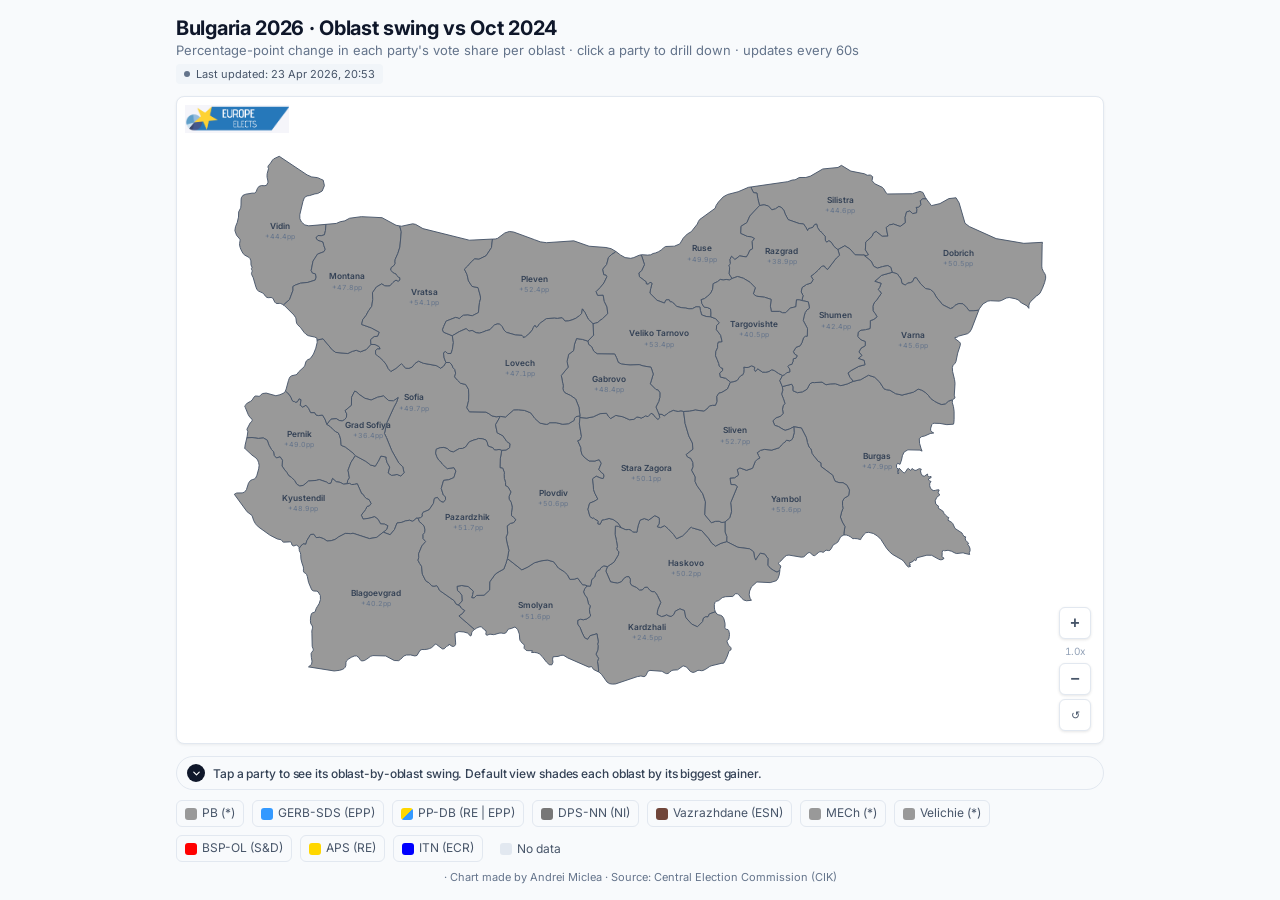
<file: county-swing.html>
<!DOCTYPE html>
<html lang="en">
<head>
<meta charset="UTF-8">
<meta name="viewport" content="width=device-width, initial-scale=1.0">
<title>Bulgaria 2026 – Oblast Swing vs 2024</title>
<link rel="preconnect" href="https://fonts.googleapis.com">
<link href="https://fonts.googleapis.com/css2?family=Inter:wght@400;500;600;700&display=swap" rel="stylesheet">
<link rel="stylesheet" href="assets/map.css">
<style>
  .swing-legend-gradient {
    display: flex; align-items: center; gap: 10px; margin-top: 10px;
    font-size: 11px; color: #64748B; font-variant-numeric: tabular-nums;
  }
  .swing-legend-gradient .bar {
    flex: 1; max-width: 320px; height: 10px; border-radius: 3px;
    border: 1px solid #E2E8F0;
  }
  .empty-state {
    position: absolute; inset: 0; display: flex; align-items: center; justify-content: center;
    pointer-events: none; font-size: 12px; color: #94A3B8; font-style: italic; text-align: center;
    padding: 20px;
  }
  @media (max-width: 520px) {
    .swing-legend-gradient .bar { max-width: 100%; }
  }
</style>
</head>
<body>
<div class="container">
  <div class="header">
        <h1>Bulgaria 2026 · Oblast swing vs Oct 2024</h1>
    <div class="subtitle">Percentage-point change in each party's vote share per oblast · click a party to drill down · updates every 60s</div>
    <div class="status-row">
      <span class="last-updated" id="lastUpdated">Last updated: –</span>
      <span class="counted-pill" id="countedPill"></span>
    </div>
  </div>
  <div id="map-container" style="overflow:hidden">
    <div class="map-logo"><img src="logo.png?v=2" alt="Europe Elects"></div>
    <svg id="map" viewBox="0 0 1000 600" preserveAspectRatio="xMidYMid meet"></svg>
    <div id="emptyState" class="empty-state" style="display:none"></div>
    <div id="tooltip"></div>
    <div class="zoom-controls">
      <button class="zoom-btn" id="zoomIn" title="Zoom in">+</button>
      <div class="zoom-level" id="zoomLevel">1.0x</div>
      <button class="zoom-btn" id="zoomOut" title="Zoom out">−</button>
      <button class="zoom-btn reset" id="zoomReset" title="Reset view">↺</button>
    </div>
  </div>
  <div class="cta" role="note">
    <span class="cta-arrow" aria-hidden="true"><svg viewBox="0 0 24 24" fill="none" stroke="currentColor" stroke-width="2.5" stroke-linecap="round" stroke-linejoin="round"><polyline points="6 9 12 15 18 9"/></svg></span>
    <span>Tap a party to see its oblast-by-oblast swing. Default view shades each oblast by its biggest gainer.</span>
  </div>
  <div class="legend" id="legend"></div>
  <div class="swing-legend-gradient" id="swingLegend" style="display:none">
    <span id="swLossLabel">−</span>
    <div class="bar" id="swBar"></div>
    <span id="swGainLabel">+</span>
  </div>
  <div class="footer">· Chart made by Andrei Miclea · Source: Central Election Commission (CIK)</div>
</div>

<script src="assets/map-utils.js"></script>
<script>
(function () {
  const { isLightFill, cssId, bbox, makeProjection, featurePath, featureCentroid,
          loadResults, autoRefresh, formatTs, setCountedPill, setLiveDot, META_KEYS } = window.EE;
  const SVG_W = 1000, SVG_H = 600;
  const NO_DATA_COLOR = '#E2E8F0';

  const PARTIES = {};        // key -> { color, color2, name, base }
  const PARTY_ORDER = [];
  const NAMES = {}, PATHS = {}, CENTROIDS = {};
  let BASELINE = null, live = {};
  let currentView = 'biggest'; // 'biggest' | <party-key>

  // Baseline → "base" field name in baseline_2024_oblasts.json
  const BASE_KEY_MAP = {
    'GERB-SDS':'gerb', 'PB':'pb', 'PP-DB':'ppdb', 'Vazrazhdane':'vaz', 'DPS-NN':'dps',
    'BSP-OL':'bsp', 'ITN':'itn', 'APS':'aps', 'MECh':'mech', 'Velichie':'vel',
  };

  async function init() {
    const [geo, baseline] = await Promise.all([
      fetch('bg.json').then(r => r.json()),
      fetch('baseline_2024_oblasts.json').then(r => r.json()),
    ]);
    BASELINE = baseline;
    const bx = bbox(geo.features);
    const proj = makeProjection(bx, SVG_W, SVG_H);
    geo.features.forEach(f => {
      const id = f.properties.id;
      NAMES[id] = f.properties.name;
      PATHS[id] = featurePath(f, proj);
      CENTROIDS[id] = featureCentroid(f, proj);
    });
    if (CENTROIDS.BG22 && CENTROIDS.BG23) {
      CENTROIDS.BG23 = { cx: CENTROIDS.BG22.cx + 50, cy: CENTROIDS.BG22.cy - 30 };
    }
    await refresh();
    autoRefresh(refresh, 60000);
  }

  async function refresh() {
    const d = await loadResults('results_live.json');
    document.getElementById('lastUpdated').textContent = 'Last updated: ' + formatTs(d.lastUpdated);
    setLiveDot(document.getElementById('lastUpdated'), d.processingPctDomestic > 0 && d.processingPctDomestic < 100);
    setCountedPill(document.getElementById('countedPill'), d.processingPctDomestic);

    if (!PARTY_ORDER.length) {
      d.parties.forEach(p => {
        const base = BASE_KEY_MAP[p.key];
        if (!base) return;
        PARTIES[p.key] = { color: p.color, color2: p.color2 || null, name: p.name, base };
        PARTY_ORDER.push(p.key);
      });
      buildLegend();
    }
    // A swing map is only meaningful when the "after" side is the new election.
    // If the live file is still seed / pre-election (seedData or 0% counted),
    // render nothing — empty state shows "awaiting 2026 values".
    live = (d.seedData || d.processingPctDomestic === 0) ? {} : (d.oblastList || {});
    render();
  }

  // --- swing computation ---
  function computeSwing(id, partyKey) {
    const base = BASELINE[id];
    const cur = live[id];
    if (!base || !cur) return null;
    const p = PARTIES[partyKey];
    if (!p) return null;
    const before = base[p.base];
    const after = cur[partyKey];
    if (typeof before !== 'number' || typeof after !== 'number') return null;
    return +(after - before).toFixed(2);
  }
  function biggestGainer(id) {
    let best = null;
    for (const key of PARTY_ORDER) {
      const s = computeSwing(id, key);
      if (s === null) continue;
      if (!best || s > best.delta) best = { party: key, delta: s };
    }
    return best && best.delta > 0 ? best : null;
  }

  // diverging color: negative → grey, positive → party colour
  function swingShade(delta, partyColor) {
    if (delta === null || delta === undefined) return NO_DATA_COLOR;
    const maxAbs = 10;
    const t = Math.max(-1, Math.min(1, delta / maxAbs));
    if (t === 0) return '#F8FAFC';
    if (t > 0) {
      // white → party colour
      const base = hexToRgb(partyColor);
      const r = Math.round(248 + (base.r - 248) * t);
      const g = Math.round(250 + (base.g - 250) * t);
      const b = Math.round(252 + (base.b - 252) * t);
      return `rgb(${r},${g},${b})`;
    }
    // loss: white → slate-500
    const t2 = -t;
    const r = Math.round(248 + (100 - 248) * t2);
    const g = Math.round(250 + (116 - 250) * t2);
    const b = Math.round(252 + (139 - 252) * t2);
    return `rgb(${r},${g},${b})`;
  }
  function hexToRgb(h) {
    h = h.replace('#', '');
    return { r: parseInt(h.slice(0, 2), 16), g: parseInt(h.slice(2, 4), 16), b: parseInt(h.slice(4, 6), 16) };
  }

  function render() {
    const svg = document.getElementById('map');
    const ns = 'http://www.w3.org/2000/svg';
    svg.innerHTML = '';

    const defs = document.createElementNS(ns, 'defs');
    // split-stripe coalition patterns (for default "biggest gainer" view)
    for (const [key, p] of Object.entries(PARTIES)) {
      if (!p.color2) continue;
      const pat = document.createElementNS(ns, 'pattern');
      pat.setAttribute('id', 'split-' + cssId(key));
      pat.setAttribute('patternUnits', 'userSpaceOnUse');
      pat.setAttribute('width', '10'); pat.setAttribute('height', '10');
      pat.setAttribute('patternTransform', 'rotate(45)');
      const r1 = document.createElementNS(ns, 'rect'); r1.setAttribute('x','0'); r1.setAttribute('y','0'); r1.setAttribute('width','5'); r1.setAttribute('height','10'); r1.setAttribute('fill', p.color);
      const r2 = document.createElementNS(ns, 'rect'); r2.setAttribute('x','5'); r2.setAttribute('y','0'); r2.setAttribute('width','5'); r2.setAttribute('height','10'); r2.setAttribute('fill', p.color2);
      pat.appendChild(r1); pat.appendChild(r2); defs.appendChild(pat);
    }
    svg.appendChild(defs);

    const ids = Object.keys(PATHS);
    let anySwing = false;
    const singleParty = currentView !== 'biggest' ? currentView : null;

    // pass 1: fills
    ids.forEach(id => {
      let fill, fillOpacity = null;
      if (singleParty) {
        const d = computeSwing(id, singleParty);
        if (d !== null) anySwing = true;
        const sp = PARTIES[singleParty];
        if (sp && sp.color2) {
          fill = `url(#split-${cssId(singleParty)})`;
          fillOpacity = d !== null ? Math.max(0.1, Math.min(1, Math.abs(d) / 10)) : 0.05;
        } else {
          fill = swingShade(d, sp.color);
        }
      } else {
        const best = biggestGainer(id);
        if (best) {
          anySwing = true;
          const p = PARTIES[best.party];
          // saturation by magnitude
          const mag = Math.min(1, best.delta / 10);
          if (p.color2) {
            fill = `url(#split-${cssId(best.party)})`;
            fillOpacity = Math.max(0.15, mag);
          } else {
            const base = hexToRgb(p.color);
            const r = Math.round(248 + (base.r - 248) * mag);
            const g = Math.round(250 + (base.g - 250) * mag);
            const b = Math.round(252 + (base.b - 252) * mag);
            fill = `rgb(${r},${g},${b})`;
          }
        } else {
          fill = NO_DATA_COLOR;
        }
      }
      const p = document.createElementNS(ns, 'path');
      p.setAttribute('d', PATHS[id]); p.setAttribute('class', 'county'); p.setAttribute('fill', fill);
      if (fillOpacity !== null) p.setAttribute('fill-opacity', fillOpacity);
      p.addEventListener('mouseenter', e => showTooltip(e, id));
      p.addEventListener('mousemove', moveTooltip);
      p.addEventListener('mouseleave', () => document.getElementById('tooltip').style.display = 'none');
      svg.appendChild(p);
    });

    // pass 2: labels
    ids.forEach(id => {
      const { cx, cy } = CENTROIDS[id];
      let primary, labelColor;
      if (singleParty) {
        primary = computeSwing(id, singleParty);
        labelColor = PARTIES[singleParty].color;
      } else {
        const best = biggestGainer(id);
        primary = best ? best.delta : null;
        labelColor = best ? PARTIES[best.party].color : '#64748B';
      }
      const light = isLightFill(labelColor === PARTIES[currentView]?.color && primary > 4 ? PARTIES[currentView].color : '#F8FAFC');
      const t = document.createElementNS(ns, 'text');
      t.setAttribute('x', cx); t.setAttribute('y', cy + (primary !== null ? -3 : 3));
      t.setAttribute('class', 'county-label' + (light ? '' : ' light'));
      t.textContent = NAMES[id] || id;
      svg.appendChild(t);
      if (primary !== null) {
        const pc = document.createElementNS(ns, 'text');
        pc.setAttribute('x', cx); pc.setAttribute('y', cy + 8);
        pc.setAttribute('class', 'county-pct' + (light ? '' : ' light'));
        const sign = primary > 0 ? '+' : '';
        pc.textContent = sign + primary.toFixed(1) + 'pp';
        svg.appendChild(pc);
      }
    });

    const es = document.getElementById('emptyState');
    if (!anySwing) {
      es.style.display = 'flex';
      es.innerHTML = 'Awaiting 2026 values. Swing appears as the scraper writes party percentages per oblast.';
    } else {
      es.style.display = 'none';
    }

    // gradient legend
    const swLegend = document.getElementById('swingLegend');
    if (singleParty) {
      const p = PARTIES[singleParty];
      swLegend.style.display = 'flex';
      document.getElementById('swLossLabel').textContent = '−10pp';
      document.getElementById('swGainLabel').textContent = '+10pp';
      const bar = document.getElementById('swBar');
      bar.style.background = `linear-gradient(to right, rgb(100,116,139), #F8FAFC, ${p.color})`;
    } else {
      swLegend.style.display = 'none';
    }

    if (window.EE && window.EE.enableZoomPan) window.EE.enableZoomPan(svg, { controls: { zoomIn: 'zoomIn', zoomOut: 'zoomOut', zoomReset: 'zoomReset', zoomLevel: 'zoomLevel' }, maxK: 12 });
  }

  function showTooltip(e, id) {
    const tt = document.getElementById('tooltip');
    const base = BASELINE[id];
    const cur = live[id];
    let html = `<h3>${NAMES[id] || id}</h3>`;
    if (cur && typeof cur.progress === 'number') {
      html += `<div style="font-size:11px;color:#64748B;margin-bottom:6px;font-variant-numeric:tabular-nums;">${cur.progress.toFixed(1)}% protocols processed</div>`;
    }
    if (!base || !cur) {
      html += '<div class="no-data">No data</div>';
    } else {
      const rows = PARTY_ORDER.map(key => {
        const p = PARTIES[key];
        const before = base[p.base];
        const after = cur[key];
        const delta = (typeof before === 'number' && typeof after === 'number') ? +(after - before).toFixed(2) : null;
        return { key, p, before, after, delta };
      });
      // sort by absolute swing magnitude desc
      rows.sort((a, b) => Math.abs(b.delta ?? 0) - Math.abs(a.delta ?? 0));
      for (const r of rows) {
        const active = currentView === r.key;
        const deltaStr = r.delta === null ? '—' :
          (r.delta > 0 ? '+' : '') + r.delta.toFixed(2) + 'pp';
        const deltaColor = r.delta === null ? '#94A3B8'
          : r.delta > 0.05 ? '#1D4ED8'
          : r.delta < -0.05 ? '#64748B' : '#334155';
        html += `<div class="bar-row" style="${active ? 'font-weight:700;' : ''}">
          <div class="bar-label" style="color:${r.p.color}">${r.key}${active ? ' ●' : ''}</div>
          <div class="bar-pct" style="min-width:60px">${typeof r.before === 'number' ? r.before.toFixed(1) + '%' : '—'} →</div>
          <div class="bar-pct" style="min-width:60px">${typeof r.after === 'number' ? r.after.toFixed(1) + '%' : '—'}</div>
          <div class="bar-pct" style="color:${deltaColor};min-width:56px;font-weight:600">${deltaStr}</div></div>`;
      }
    }
    tt.innerHTML = html; tt.style.display = 'block';
    // widen tooltip for the 4-column layout
    tt.style.minWidth = '340px';
    moveTooltip(e);
  }
  function moveTooltip(e) {
    const tt = document.getElementById('tooltip');
    const rect = document.getElementById('map-container').getBoundingClientRect();
    let left = e.clientX - rect.left + 15;
    if (left + 350 > rect.width) left = e.clientX - rect.left - 350;
    tt.style.left = left + 'px'; tt.style.top = (e.clientY - rect.top - 10) + 'px';
  }

  function buildLegend() {
    const lg = document.getElementById('legend');
    lg.innerHTML = '';
    for (const key of PARTY_ORDER) {
      const p = PARTIES[key];
      const btn = document.createElement('button');
      btn.type = 'button';
      btn.className = 'legend-item clickable' + (currentView === key ? ' active' : '');
      btn.dataset.party = key;
      const sw = p.color2
        ? `linear-gradient(135deg, ${p.color} 0 50%, ${p.color2} 50% 100%)`
        : p.color;
      btn.innerHTML = `<div class="legend-swatch" style="background:${sw}"></div>${p.name}`;
      btn.onclick = () => {
        currentView = currentView === key ? 'biggest' : key;
        document.querySelectorAll('.legend-item.clickable').forEach(el => {
          const a = el.dataset.party === currentView;
          el.classList.toggle('active', a);
        });
        render();
      };
      lg.appendChild(btn);
    }
    const nd = document.createElement('div');
    nd.className = 'legend-item';
    nd.innerHTML = `<div class="legend-swatch" style="background:${NO_DATA_COLOR}"></div>No data`;
    lg.appendChild(nd);
  }

  init();
})();
</script>
</body>
</html>
</file>
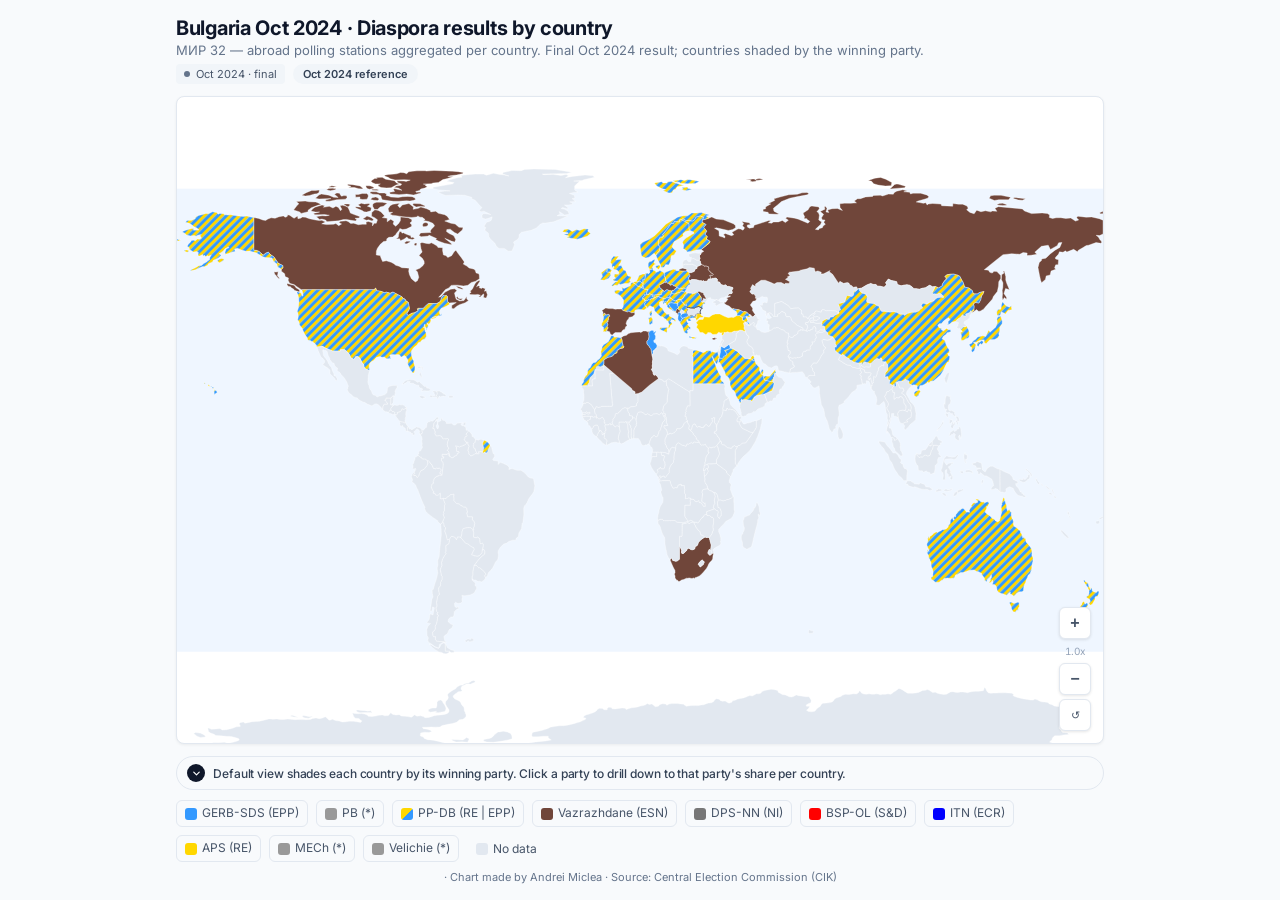
<file: diaspora-map-2024.html>
<!DOCTYPE html>
<html lang="en">
<head>
<meta charset="UTF-8">
<meta name="viewport" content="width=device-width, initial-scale=1.0">
<title>Bulgaria Oct 2024 – Diaspora results by country</title>
<link rel="preconnect" href="https://fonts.googleapis.com">
<link href="https://fonts.googleapis.com/css2?family=Inter:wght@400;500;600;700&display=swap" rel="stylesheet">
<link rel="stylesheet" href="assets/map.css">
<style>
  #map-container.panning svg { cursor: grabbing; }
  .world-ocean { fill: #EFF6FF; }
  .world-country { stroke: #fff; stroke-width: 0.35; cursor: pointer; transition: opacity .2s; }
  .world-country:hover { opacity: 0.78; }
  .world-country.bgr { stroke: #0F172A; stroke-width: 0.7; }

  .cycle-chip {
    display: inline-flex; align-items: center; gap: 6px;
    font-size: 11px; font-weight: 600;
    padding: 3px 10px; border-radius: 999px;
    background: #F1F5F9; color: #334155;
  }
  .cycle-chip.live { background: #DCFCE7; color: #166534; }

  .zoom-controls {
    position: absolute; bottom: 12px; right: 12px; display: flex; flex-direction: column; gap: 4px; z-index: 5;
  }
  .zoom-btn {
    width: 32px; height: 32px; border: 1px solid #E2E8F0; border-radius: 6px;
    background: #fff; color: #475569; font-size: 16px; font-weight: 600;
    cursor: pointer; display: flex; align-items: center; justify-content: center;
    box-shadow: 0 1px 3px rgba(0,0,0,.1); transition: background .15s, color .15s;
    line-height: 1; user-select: none;
  }
  .zoom-btn:hover { background: #F1F5F9; color: #0F172A; }
  .zoom-btn.reset { font-size: 11px; font-weight: 500; }
  .zoom-level { font-size: 10px; color: #94A3B8; text-align: center; padding: 2px 0; font-variant-numeric: tabular-nums; user-select: none; }

</style>
</head>
<body>
<div class="container">
  <div class="header">
        <h1>Bulgaria Oct 2024 · Diaspora results by country</h1>
    <div class="subtitle">МИР 32 — abroad polling stations aggregated per country. Final Oct 2024 result; countries shaded by the winning party.</div>
    <div class="status-row">
      <span class="last-updated" id="lastUpdated">Oct 2024 · final</span>
      <span class="cycle-chip">Oct 2024 reference</span>
    </div>
  </div>
  <div id="map-container">
        <svg id="map" viewBox="0 0 900 450" preserveAspectRatio="xMidYMid meet"></svg>
    <div id="tooltip"></div>
    <div class="zoom-controls">
      <button class="zoom-btn" id="zoomIn" title="Zoom in">+</button>
      <div class="zoom-level" id="zoomLevel">1x</div>
      <button class="zoom-btn" id="zoomOut" title="Zoom out">−</button>
      <button class="zoom-btn reset" id="zoomReset" title="Reset view">↺</button>
    </div>
  </div>
  <div class="cta" role="note">
    <span class="cta-arrow" aria-hidden="true"><svg viewBox="0 0 24 24" fill="none" stroke="currentColor" stroke-width="2.5" stroke-linecap="round" stroke-linejoin="round"><polyline points="6 9 12 15 18 9"/></svg></span>
    <span>Default view shades each country by its winning party. Click a party to drill down to that party's share per country.</span>
  </div>
  <div class="legend" id="legend"></div>
  <div class="footer">· Chart made by Andrei Miclea · Source: Central Election Commission (CIK)</div>
</div>

<script src="assets/map-utils.js"></script>
<script>
(function () {
  const { isLightFill, cssId, partyShade, partyMaxPct,
          loadResults, autoRefresh, formatTs, setCountedPill } = window.EE;
  const NO_DATA = '#E2E8F0';
  // 900×450 gives a 2:1 aspect ratio matching our −170..180 × −55..78 view
  const W = 900, H = 450;

  // Full-world equirectangular projection — Bulgarians vote from every
  // inhabited continent; crop Antarctica and keep some breathing room at
  // the poles so labels don't feel squeezed.
  const VIEW = { lonMin: -170, lonMax: 180, latMin: -55, latMax: 78 };

  const PARTIES = {}, PARTY_ORDER = [];
  const PATHS = {}, NAMES = {};
  let DATA = null;           // { countries: { ISO3: {total_votes,turnout,parties:{key:%}} } }
  let currentView = 'winner';
  let lastCycleIsLive = false;

  // --- projection ---
  function project(lon, lat) {
    const spanLon = VIEW.lonMax - VIEW.lonMin;
    const spanLat = VIEW.latMax - VIEW.latMin;
    const x = (lon - VIEW.lonMin) / spanLon * W;
    const y = H - (lat - VIEW.latMin) / spanLat * H;
    return [x, y];
  }
  function polygonD(rings) {
    return rings.map(ring =>
      'M' + ring.map(([lon, lat]) => {
        const [x, y] = project(lon, lat);
        return x.toFixed(2) + ',' + y.toFixed(2);
      }).join('L') + 'Z'
    ).join(' ');
  }
  function featurePath(f) {
    const g = f.geometry;
    if (!g) return '';
    if (g.type === 'Polygon') return polygonD(g.coordinates);
    if (g.type === 'MultiPolygon') return g.coordinates.map(polygonD).join(' ');
    return '';
  }

  async function init() {
    const svg = document.getElementById('map');
    svg.setAttribute('viewBox', `0 0 ${W} ${H}`);

    const [world, baseline] = await Promise.all([
      fetch('world.geojson').then(r => r.json()),
      fetch('baseline_diaspora_2024.json').then(r => r.json()),
    ]);
    world.features.forEach(f => {
      const iso3 = f.properties.iso_a3;
      if (!iso3 || iso3 === '-99') return;
      NAMES[iso3] = f.properties.name;
      PATHS[iso3] = featurePath(f);
    });

    // Frozen on Oct 2024 results — never loads live data.
    DATA = baseline;
    const META = [
      ['GERB-SDS','GERB-SDS (EPP)','#3399FF',null],
      ['PB','PB (*)','#999999',null],
      ['PP-DB','PP-DB (RE | EPP)','#FFD700','#3399FF'],
      ['Vazrazhdane','Vazrazhdane (ESN)','#70463A',null],
      ['DPS-NN','DPS-NN (NI)','#777777',null],
      ['BSP-OL','BSP-OL (S&D)','#FF0000',null],
      ['ITN','ITN (ECR)','#0000FF',null],
      ['APS','APS (RE)','#FFD700',null],
      ['MECh','MECh (*)','#999999',null],
      ['Velichie','Velichie (*)','#999999',null],
    ];
    META.forEach(([k,n,c,c2]) => {
      PARTIES[k] = { color: c, color2: c2, name: n };
      PARTY_ORDER.push(k);
    });

    buildLegend();
    render();
  }

  function countryWinner(iso3) {
    const c = DATA.countries[iso3];
    if (!c || !c.parties) return null;
    let best = null;
    for (const [k, v] of Object.entries(c.parties)) {
      if (typeof v === 'number' && (!best || v > best.pct)) best = { party: k, pct: v };
    }
    return best;
  }

  function render() {
    const svg = document.getElementById('map');
    const ns = 'http://www.w3.org/2000/svg';
    svg.innerHTML = '';
    applyViewBox();

    // Split-stripe defs for coalition parties (PP-DB etc.)
    const defs = document.createElementNS(ns, 'defs');
    for (const [key, p] of Object.entries(PARTIES)) {
      if (!p.color2) continue;
      const pat = document.createElementNS(ns, 'pattern');
      pat.setAttribute('id', 'wsplit-' + cssId(key));
      pat.setAttribute('patternUnits', 'userSpaceOnUse');
      pat.setAttribute('width', '6'); pat.setAttribute('height', '6');
      pat.setAttribute('patternTransform', 'rotate(45)');
      const r1 = document.createElementNS(ns, 'rect'); r1.setAttribute('x','0'); r1.setAttribute('y','0'); r1.setAttribute('width','3'); r1.setAttribute('height','6'); r1.setAttribute('fill', p.color);
      const r2 = document.createElementNS(ns, 'rect'); r2.setAttribute('x','3'); r2.setAttribute('y','0'); r2.setAttribute('width','3'); r2.setAttribute('height','6'); r2.setAttribute('fill', p.color2);
      pat.appendChild(r1); pat.appendChild(r2); defs.appendChild(pat);
    }
    svg.appendChild(defs);

    // ocean background
    const ocean = document.createElementNS(ns, 'rect');
    ocean.setAttribute('x', 0); ocean.setAttribute('y', 0);
    ocean.setAttribute('width', W); ocean.setAttribute('height', H);
    ocean.setAttribute('class', 'world-ocean');
    svg.appendChild(ocean);

    const partyMode = currentView !== 'winner';
    const maxForParty = partyMode ? partyMaxPct(
      Object.fromEntries(Object.entries(DATA.countries).map(([k,v]) => [k, v.parties || {}])),
      currentView
    ) : 0;
    const partyColor = partyMode ? PARTIES[currentView].color : null;

    for (const [iso3, d] of Object.entries(PATHS)) {
      const c = DATA.countries[iso3];
      let fill, fillOpacity = null;
      if (partyMode) {
        const pct = c && c.parties ? c.parties[currentView] : null;
        const pw = PARTIES[currentView];
        if (pw && pw.color2) {
          fill = `url(#wsplit-${cssId(currentView)})`;
          fillOpacity = (pct !== null && pct > 0) ? Math.max(0.15, Math.min(1, pct / Math.max(maxForParty, 0.01))) : 0.05;
        } else {
          fill = partyShade(pct, maxForParty, partyColor);
        }
      } else {
        const w = countryWinner(iso3);
        if (w && PARTIES[w.party]) {
          const pw = PARTIES[w.party];
          fill = pw.color2 ? `url(#wsplit-${cssId(w.party)})` : pw.color;
        } else fill = NO_DATA;
      }
      const p = document.createElementNS(ns, 'path');
      p.setAttribute('d', d);
      p.setAttribute('class', 'world-country' + (iso3 === 'BGR' ? ' bgr' : ''));
      p.setAttribute('fill', fill);
      if (fillOpacity !== null) p.setAttribute('fill-opacity', fillOpacity);
      p.addEventListener('mouseenter', e => showTooltip(e, iso3));
      p.addEventListener('mousemove', moveTooltip);
      p.addEventListener('mouseleave', () => document.getElementById('tooltip').style.display = 'none');
      svg.appendChild(p);
    }
  }

  function showTooltip(e, iso3) {
    const tt = document.getElementById('tooltip');
    const c = DATA.countries[iso3];
    const name = NAMES[iso3] || iso3;
    let html = `<h3>${name}</h3>`;
    if (!c || !c.parties) {
      html += '<div class="no-data">No diaspora data</div>';
    } else {
      html += `<div style="font-size:11px;color:#64748B;margin-bottom:6px">
        ${c.total_votes.toLocaleString('en-GB')} votes cast · turnout ${typeof c.turnout === 'number' ? c.turnout.toFixed(2)+'%' : '—'}
      </div>`;
      const rows = Object.entries(c.parties).sort((a,b) => b[1] - a[1]);
      for (const [key, pct] of rows) {
        if (!PARTIES[key]) continue;
        const col = PARTIES[key].color;
        const active = currentView === key;
        html += `<div class="bar-row" style="${active ? 'font-weight:700;' : ''}">
          <div class="bar-label" style="color:${col}">${key}${active ? ' ●' : ''}</div>
          <div class="bar-container"><div class="bar-fill" style="width:${pct}%;background:${col}"></div></div>
          <div class="bar-pct">${pct.toFixed(1)}%</div></div>`;
      }
    }
    tt.innerHTML = html; tt.style.display = 'block';
    moveTooltip(e);
  }
  function moveTooltip(e) {
    const tt = document.getElementById('tooltip');
    const rect = document.getElementById('map-container').getBoundingClientRect();
    let left = e.clientX - rect.left + 15;
    if (left + 280 > rect.width) left = e.clientX - rect.left - 280;
    tt.style.left = left + 'px'; tt.style.top = (e.clientY - rect.top - 10) + 'px';
  }

  function buildLegend() {
    const lg = document.getElementById('legend');
    lg.innerHTML = '';
    for (const key of PARTY_ORDER) {
      const p = PARTIES[key];
      const btn = document.createElement('button');
      btn.type = 'button';
      btn.className = 'legend-item clickable' + (currentView === key ? ' active' : '');
      btn.dataset.party = key;
      const sw = p.color2
        ? `linear-gradient(135deg, ${p.color} 0 50%, ${p.color2} 50% 100%)`
        : p.color;
      btn.innerHTML = `<div class="legend-swatch" style="background:${sw}"></div>${p.name}`;
      btn.onclick = () => {
        currentView = currentView === key ? 'winner' : key;
        document.querySelectorAll('.legend-item.clickable').forEach(el =>
          el.classList.toggle('active', el.dataset.party === currentView));
        render();
      };
      lg.appendChild(btn);
    }
    const nd = document.createElement('div');
    nd.className = 'legend-item';
    nd.innerHTML = `<div class="legend-swatch" style="background:${NO_DATA}"></div>No data`;
    lg.appendChild(nd);
  }

  // zoom/pan
  const zoomState = { baseW: W, baseH: H, scale: 1, vbX: 0, vbY: 0, vbW: W, vbH: H, minScale: 1, maxScale: 16, isPanning: false, startX: 0, startY: 0, startVbX: 0, startVbY: 0, pinchDist: 0 };
  function applyViewBox() {
    const svg = document.getElementById('map');
    svg.setAttribute('viewBox', `${zoomState.vbX} ${zoomState.vbY} ${zoomState.vbW} ${zoomState.vbH}`);
    document.getElementById('zoomLevel').textContent = zoomState.scale.toFixed(1) + 'x';
  }
  function clampViewBox() {
    const maxX = zoomState.baseW - zoomState.vbW;
    const maxY = zoomState.baseH - zoomState.vbH;
    zoomState.vbX = Math.max(0, Math.min(Math.max(0, maxX), zoomState.vbX));
    zoomState.vbY = Math.max(0, Math.min(Math.max(0, maxY), zoomState.vbY));
  }
  function zoomAt(cx, cy, factor) {
    const ns = Math.max(zoomState.minScale, Math.min(zoomState.maxScale, zoomState.scale * factor));
    if (ns === zoomState.scale) return;
    const nW = zoomState.baseW / ns, nH = zoomState.baseH / ns;
    const r = 1 - nW / zoomState.vbW;
    zoomState.vbX += (cx - zoomState.vbX) * r;
    zoomState.vbY += (cy - zoomState.vbY) * r;
    zoomState.vbW = nW; zoomState.vbH = nH; zoomState.scale = ns;
    clampViewBox(); applyViewBox();
  }
  function resetZoom() {
    zoomState.scale = 1; zoomState.vbX = 0; zoomState.vbY = 0;
    zoomState.vbW = W; zoomState.vbH = H;
    applyViewBox();
  }
  function svgPoint(e) {
    const svg = document.getElementById('map');
    const rect = svg.getBoundingClientRect();
    const sx = (e.clientX - rect.left) / rect.width;
    const sy = (e.clientY - rect.top) / rect.height;
    return { x: zoomState.vbX + sx * zoomState.vbW, y: zoomState.vbY + sy * zoomState.vbH };
  }
  const mapEl = document.getElementById('map-container');
  const svgEl = document.getElementById('map');
  mapEl.addEventListener('wheel', e => { e.preventDefault(); const pt = svgPoint(e); zoomAt(pt.x, pt.y, e.deltaY < 0 ? 1.25 : 0.8); }, { passive: false });
  svgEl.addEventListener('mousedown', e => {
    if (e.button !== 0) return;
    zoomState.isPanning = true;
    zoomState.startX = e.clientX; zoomState.startY = e.clientY;
    zoomState.startVbX = zoomState.vbX; zoomState.startVbY = zoomState.vbY;
    mapEl.classList.add('panning');
  });
  window.addEventListener('mousemove', e => {
    if (!zoomState.isPanning) return;
    const rect = svgEl.getBoundingClientRect();
    const dx = (e.clientX - zoomState.startX) / rect.width * zoomState.vbW;
    const dy = (e.clientY - zoomState.startY) / rect.height * zoomState.vbH;
    zoomState.vbX = zoomState.startVbX - dx;
    zoomState.vbY = zoomState.startVbY - dy;
    clampViewBox(); applyViewBox();
  });
  window.addEventListener('mouseup', () => { zoomState.isPanning = false; mapEl.classList.remove('panning'); });
  document.getElementById('zoomIn').addEventListener('click', () => zoomAt(zoomState.vbX + zoomState.vbW / 2, zoomState.vbY + zoomState.vbH / 2, 1.5));
  document.getElementById('zoomOut').addEventListener('click', () => zoomAt(zoomState.vbX + zoomState.vbW / 2, zoomState.vbY + zoomState.vbH / 2, 0.67));
  document.getElementById('zoomReset').addEventListener('click', resetZoom);

  init();
})();
</script>
</body>
</html>
</file>
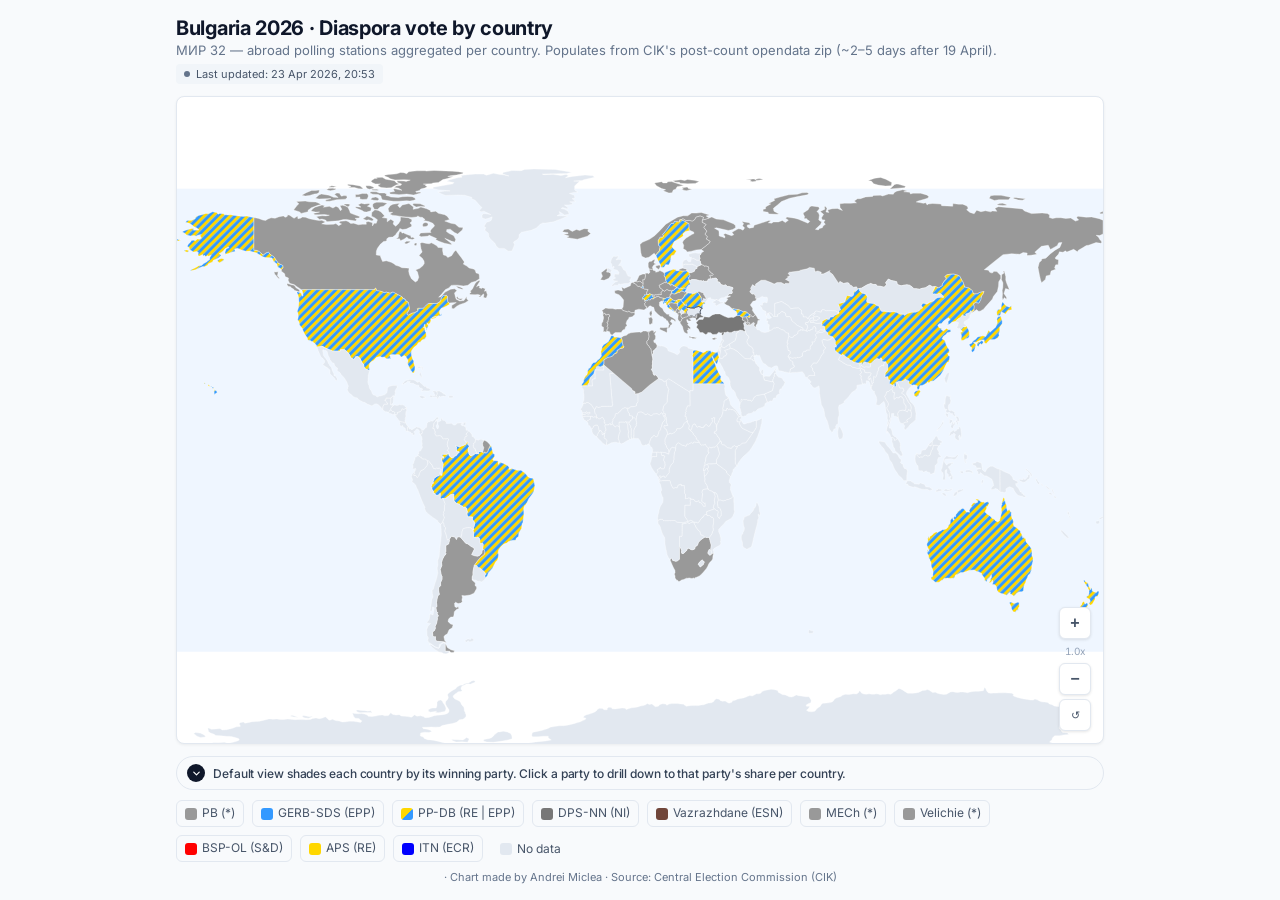
<file: diaspora-map.html>
<!DOCTYPE html>
<html lang="en">
<head>
<meta charset="UTF-8">
<meta name="viewport" content="width=device-width, initial-scale=1.0">
<title>Bulgaria 2026 – Diaspora by country</title>
<link rel="preconnect" href="https://fonts.googleapis.com">
<link href="https://fonts.googleapis.com/css2?family=Inter:wght@400;500;600;700&display=swap" rel="stylesheet">
<link rel="stylesheet" href="assets/map.css">
<style>
  #map-container.panning svg { cursor: grabbing; }
  .world-ocean { fill: #EFF6FF; }
  .world-country { stroke: #fff; stroke-width: 0.35; cursor: pointer; transition: opacity .2s; }
  .world-country:hover { opacity: 0.78; }
  .world-country.bgr { stroke: #0F172A; stroke-width: 0.7; }

  .cycle-chip {
    display: inline-flex; align-items: center; gap: 6px;
    font-size: 11px; font-weight: 600;
    padding: 3px 10px; border-radius: 999px;
    background: #F1F5F9; color: #334155;
  }
  .cycle-chip.live { background: #DCFCE7; color: #166534; }

  .zoom-controls {
    position: absolute; bottom: 12px; right: 12px; display: flex; flex-direction: column; gap: 4px; z-index: 5;
  }
  .zoom-btn {
    width: 32px; height: 32px; border: 1px solid #E2E8F0; border-radius: 6px;
    background: #fff; color: #475569; font-size: 16px; font-weight: 600;
    cursor: pointer; display: flex; align-items: center; justify-content: center;
    box-shadow: 0 1px 3px rgba(0,0,0,.1); transition: background .15s, color .15s;
    line-height: 1; user-select: none;
  }
  .zoom-btn:hover { background: #F1F5F9; color: #0F172A; }
  .zoom-btn.reset { font-size: 11px; font-weight: 500; }
  .zoom-level { font-size: 10px; color: #94A3B8; text-align: center; padding: 2px 0; font-variant-numeric: tabular-nums; user-select: none; }

  .empty-overlay {
    position: absolute; inset: 0; z-index: 6;
    display: none; align-items: center; justify-content: center;
    flex-direction: column; gap: 4px;
    pointer-events: none;
    font-size: 13px; color: #475569; font-weight: 500;
    text-align: center; padding: 20px; line-height: 1.6;
  }
  .empty-overlay a { pointer-events: auto; color: #2563EB; text-decoration: underline; }
  .empty-overlay code { background: #F1F5F9; padding: 1px 6px; border-radius: 3px; font-size: 11px; }
</style>
</head>
<body>
<div class="container">
  <div class="header">
        <h1>Bulgaria 2026 · Diaspora vote by country</h1>
    <div class="subtitle">МИР 32 — abroad polling stations aggregated per country. Populates from CIK's post-count opendata zip (~2–5 days after 19 April).</div>
    <div class="status-row">
      <span class="last-updated" id="lastUpdated">Awaiting post-count data</span>
    </div>
  </div>
  <div id="map-container">
        <svg id="map" viewBox="0 0 900 450" preserveAspectRatio="xMidYMid meet"></svg>
    <div id="emptyOverlay" class="empty-overlay" style="display:flex">Awaiting 2026 post-count diaspora data.<br>Populates when CIK publishes <code>opendata/export.zip</code> (~2–5 days after 19 April).<br>For Oct 2024 reference, see <a href="diaspora-map-2024.html">diaspora-map-2024</a>.</div>
    <div id="tooltip"></div>
    <div class="zoom-controls">
      <button class="zoom-btn" id="zoomIn" title="Zoom in">+</button>
      <div class="zoom-level" id="zoomLevel">1x</div>
      <button class="zoom-btn" id="zoomOut" title="Zoom out">−</button>
      <button class="zoom-btn reset" id="zoomReset" title="Reset view">↺</button>
    </div>
  </div>
  <div class="cta" role="note">
    <span class="cta-arrow" aria-hidden="true"><svg viewBox="0 0 24 24" fill="none" stroke="currentColor" stroke-width="2.5" stroke-linecap="round" stroke-linejoin="round"><polyline points="6 9 12 15 18 9"/></svg></span>
    <span>Default view shades each country by its winning party. Click a party to drill down to that party's share per country.</span>
  </div>
  <div class="legend" id="legend"></div>
  <div class="footer">· Chart made by Andrei Miclea · Source: Central Election Commission (CIK)</div>
</div>

<script src="assets/map-utils.js"></script>
<script>
(function () {
  const { isLightFill, cssId, partyShade, partyMaxPct,
          loadResults, autoRefresh, formatTs, setCountedPill } = window.EE;
  const NO_DATA = '#E2E8F0';
  // 900×450 gives a 2:1 aspect ratio matching our −170..180 × −55..78 view
  const W = 900, H = 450;

  // Full-world equirectangular projection — Bulgarians vote from every
  // inhabited continent; crop Antarctica and keep some breathing room at
  // the poles so labels don't feel squeezed.
  const VIEW = { lonMin: -170, lonMax: 180, latMin: -55, latMax: 78 };

  const PARTIES = {}, PARTY_ORDER = [];
  const PATHS = {}, NAMES = {};
  let DATA = null;           // { countries: { ISO3: {total_votes,turnout,parties:{key:%}} } }
  let currentView = 'winner';
  let lastCycleIsLive = false;

  // --- projection ---
  function project(lon, lat) {
    const spanLon = VIEW.lonMax - VIEW.lonMin;
    const spanLat = VIEW.latMax - VIEW.latMin;
    const x = (lon - VIEW.lonMin) / spanLon * W;
    const y = H - (lat - VIEW.latMin) / spanLat * H;
    return [x, y];
  }
  function polygonD(rings) {
    return rings.map(ring =>
      'M' + ring.map(([lon, lat]) => {
        const [x, y] = project(lon, lat);
        return x.toFixed(2) + ',' + y.toFixed(2);
      }).join('L') + 'Z'
    ).join(' ');
  }
  function featurePath(f) {
    const g = f.geometry;
    if (!g) return '';
    if (g.type === 'Polygon') return polygonD(g.coordinates);
    if (g.type === 'MultiPolygon') return g.coordinates.map(polygonD).join(' ');
    return '';
  }

  async function init() {
    const svg = document.getElementById('map');
    svg.setAttribute('viewBox', `0 0 ${W} ${H}`);

    const world = await fetch('world.geojson').then(r => r.json());
    world.features.forEach(f => {
      const iso3 = f.properties.iso_a3;
      if (!iso3 || iso3 === '-99') return;
      NAMES[iso3] = f.properties.name;
      PATHS[iso3] = featurePath(f);
    });

    // 2026 only — try live, otherwise stay empty until post_count publishes.
    await tryRefreshLive(/*initial=*/true);
    autoRefresh(tryRefreshLive, 60000);
  }

  async function tryRefreshLive(initial = false) {
    try {
      const d = await loadResults('results_live.json');
      if (d && d.diaspora && d.diaspora.countries && Object.keys(d.diaspora.countries).length) {
        DATA = d.diaspora;
        lastCycleIsLive = true;
        for (const p of (d.parties || [])) {
          if (!PARTIES[p.key]) {
            PARTIES[p.key] = { color: p.color, color2: p.color2 || null, name: p.name };
            PARTY_ORDER.push(p.key);
          }
        }
        document.getElementById('lastUpdated').textContent = 'Last updated: ' + formatTs(d.lastUpdated);
        const ov = document.getElementById('emptyOverlay');
        if (ov) ov.style.display = 'none';
        buildLegend();
        render();
      } else if (initial) {
        // Empty state: just draw country borders, no shading
        DATA = { countries: {} };
        render();
      }
    } catch (e) {
      if (initial) { DATA = { countries: {} }; render(); }
    }
  }

  function countryWinner(iso3) {
    const c = DATA.countries[iso3];
    if (!c || !c.parties) return null;
    let best = null;
    for (const [k, v] of Object.entries(c.parties)) {
      if (typeof v === 'number' && (!best || v > best.pct)) best = { party: k, pct: v };
    }
    return best;
  }

  function render() {
    const svg = document.getElementById('map');
    const ns = 'http://www.w3.org/2000/svg';
    svg.innerHTML = '';
    applyViewBox();

    // Split-stripe defs for coalition parties (PP-DB etc.)
    const defs = document.createElementNS(ns, 'defs');
    for (const [key, p] of Object.entries(PARTIES)) {
      if (!p.color2) continue;
      const pat = document.createElementNS(ns, 'pattern');
      pat.setAttribute('id', 'wsplit-' + cssId(key));
      pat.setAttribute('patternUnits', 'userSpaceOnUse');
      pat.setAttribute('width', '6'); pat.setAttribute('height', '6');
      pat.setAttribute('patternTransform', 'rotate(45)');
      const r1 = document.createElementNS(ns, 'rect'); r1.setAttribute('x','0'); r1.setAttribute('y','0'); r1.setAttribute('width','3'); r1.setAttribute('height','6'); r1.setAttribute('fill', p.color);
      const r2 = document.createElementNS(ns, 'rect'); r2.setAttribute('x','3'); r2.setAttribute('y','0'); r2.setAttribute('width','3'); r2.setAttribute('height','6'); r2.setAttribute('fill', p.color2);
      pat.appendChild(r1); pat.appendChild(r2); defs.appendChild(pat);
    }
    svg.appendChild(defs);

    // ocean background
    const ocean = document.createElementNS(ns, 'rect');
    ocean.setAttribute('x', 0); ocean.setAttribute('y', 0);
    ocean.setAttribute('width', W); ocean.setAttribute('height', H);
    ocean.setAttribute('class', 'world-ocean');
    svg.appendChild(ocean);

    const partyMode = currentView !== 'winner';
    const maxForParty = partyMode ? partyMaxPct(
      Object.fromEntries(Object.entries(DATA.countries).map(([k,v]) => [k, v.parties || {}])),
      currentView
    ) : 0;
    const partyColor = partyMode ? PARTIES[currentView].color : null;

    for (const [iso3, d] of Object.entries(PATHS)) {
      const c = DATA.countries[iso3];
      let fill, fillOpacity = null;
      if (partyMode) {
        const pct = c && c.parties ? c.parties[currentView] : null;
        const pw = PARTIES[currentView];
        if (pw && pw.color2) {
          fill = `url(#wsplit-${cssId(currentView)})`;
          fillOpacity = (pct !== null && pct > 0) ? Math.max(0.15, Math.min(1, pct / Math.max(maxForParty, 0.01))) : 0.05;
        } else {
          fill = partyShade(pct, maxForParty, partyColor);
        }
      } else {
        const w = countryWinner(iso3);
        if (w && PARTIES[w.party]) {
          const pw = PARTIES[w.party];
          fill = pw.color2 ? `url(#wsplit-${cssId(w.party)})` : pw.color;
        } else fill = NO_DATA;
      }
      const p = document.createElementNS(ns, 'path');
      p.setAttribute('d', d);
      p.setAttribute('class', 'world-country' + (iso3 === 'BGR' ? ' bgr' : ''));
      p.setAttribute('fill', fill);
      if (fillOpacity !== null) p.setAttribute('fill-opacity', fillOpacity);
      p.addEventListener('mouseenter', e => showTooltip(e, iso3));
      p.addEventListener('mousemove', moveTooltip);
      p.addEventListener('mouseleave', () => document.getElementById('tooltip').style.display = 'none');
      svg.appendChild(p);
    }
  }

  function showTooltip(e, iso3) {
    const tt = document.getElementById('tooltip');
    const c = DATA.countries[iso3];
    const name = NAMES[iso3] || iso3;
    let html = `<h3>${name}</h3>`;
    if (!c || !c.parties) {
      html += '<div class="no-data">No diaspora data</div>';
    } else {
      html += `<div style="font-size:11px;color:#64748B;margin-bottom:6px">
        ${c.total_votes.toLocaleString('en-GB')} votes cast · turnout ${typeof c.turnout === 'number' ? c.turnout.toFixed(2)+'%' : '—'}
      </div>`;
      const rows = Object.entries(c.parties).sort((a,b) => b[1] - a[1]);
      for (const [key, pct] of rows) {
        if (!PARTIES[key]) continue;
        const col = PARTIES[key].color;
        const active = currentView === key;
        html += `<div class="bar-row" style="${active ? 'font-weight:700;' : ''}">
          <div class="bar-label" style="color:${col}">${key}${active ? ' ●' : ''}</div>
          <div class="bar-container"><div class="bar-fill" style="width:${pct}%;background:${col}"></div></div>
          <div class="bar-pct">${pct.toFixed(1)}%</div></div>`;
      }
    }
    tt.innerHTML = html; tt.style.display = 'block';
    moveTooltip(e);
  }
  function moveTooltip(e) {
    const tt = document.getElementById('tooltip');
    const rect = document.getElementById('map-container').getBoundingClientRect();
    let left = e.clientX - rect.left + 15;
    if (left + 280 > rect.width) left = e.clientX - rect.left - 280;
    tt.style.left = left + 'px'; tt.style.top = (e.clientY - rect.top - 10) + 'px';
  }

  function buildLegend() {
    const lg = document.getElementById('legend');
    lg.innerHTML = '';
    for (const key of PARTY_ORDER) {
      const p = PARTIES[key];
      const btn = document.createElement('button');
      btn.type = 'button';
      btn.className = 'legend-item clickable' + (currentView === key ? ' active' : '');
      btn.dataset.party = key;
      const sw = p.color2
        ? `linear-gradient(135deg, ${p.color} 0 50%, ${p.color2} 50% 100%)`
        : p.color;
      btn.innerHTML = `<div class="legend-swatch" style="background:${sw}"></div>${p.name}`;
      btn.onclick = () => {
        currentView = currentView === key ? 'winner' : key;
        document.querySelectorAll('.legend-item.clickable').forEach(el =>
          el.classList.toggle('active', el.dataset.party === currentView));
        render();
      };
      lg.appendChild(btn);
    }
    const nd = document.createElement('div');
    nd.className = 'legend-item';
    nd.innerHTML = `<div class="legend-swatch" style="background:${NO_DATA}"></div>No data`;
    lg.appendChild(nd);
  }

  // zoom/pan
  const zoomState = { baseW: W, baseH: H, scale: 1, vbX: 0, vbY: 0, vbW: W, vbH: H, minScale: 1, maxScale: 16, isPanning: false, startX: 0, startY: 0, startVbX: 0, startVbY: 0, pinchDist: 0 };
  function applyViewBox() {
    const svg = document.getElementById('map');
    svg.setAttribute('viewBox', `${zoomState.vbX} ${zoomState.vbY} ${zoomState.vbW} ${zoomState.vbH}`);
    document.getElementById('zoomLevel').textContent = zoomState.scale.toFixed(1) + 'x';
  }
  function clampViewBox() {
    const maxX = zoomState.baseW - zoomState.vbW;
    const maxY = zoomState.baseH - zoomState.vbH;
    zoomState.vbX = Math.max(0, Math.min(Math.max(0, maxX), zoomState.vbX));
    zoomState.vbY = Math.max(0, Math.min(Math.max(0, maxY), zoomState.vbY));
  }
  function zoomAt(cx, cy, factor) {
    const ns = Math.max(zoomState.minScale, Math.min(zoomState.maxScale, zoomState.scale * factor));
    if (ns === zoomState.scale) return;
    const nW = zoomState.baseW / ns, nH = zoomState.baseH / ns;
    const r = 1 - nW / zoomState.vbW;
    zoomState.vbX += (cx - zoomState.vbX) * r;
    zoomState.vbY += (cy - zoomState.vbY) * r;
    zoomState.vbW = nW; zoomState.vbH = nH; zoomState.scale = ns;
    clampViewBox(); applyViewBox();
  }
  function resetZoom() {
    zoomState.scale = 1; zoomState.vbX = 0; zoomState.vbY = 0;
    zoomState.vbW = W; zoomState.vbH = H;
    applyViewBox();
  }
  function svgPoint(e) {
    const svg = document.getElementById('map');
    const rect = svg.getBoundingClientRect();
    const sx = (e.clientX - rect.left) / rect.width;
    const sy = (e.clientY - rect.top) / rect.height;
    return { x: zoomState.vbX + sx * zoomState.vbW, y: zoomState.vbY + sy * zoomState.vbH };
  }
  const mapEl = document.getElementById('map-container');
  const svgEl = document.getElementById('map');
  mapEl.addEventListener('wheel', e => { e.preventDefault(); const pt = svgPoint(e); zoomAt(pt.x, pt.y, e.deltaY < 0 ? 1.25 : 0.8); }, { passive: false });
  svgEl.addEventListener('mousedown', e => {
    if (e.button !== 0) return;
    zoomState.isPanning = true;
    zoomState.startX = e.clientX; zoomState.startY = e.clientY;
    zoomState.startVbX = zoomState.vbX; zoomState.startVbY = zoomState.vbY;
    mapEl.classList.add('panning');
  });
  window.addEventListener('mousemove', e => {
    if (!zoomState.isPanning) return;
    const rect = svgEl.getBoundingClientRect();
    const dx = (e.clientX - zoomState.startX) / rect.width * zoomState.vbW;
    const dy = (e.clientY - zoomState.startY) / rect.height * zoomState.vbH;
    zoomState.vbX = zoomState.startVbX - dx;
    zoomState.vbY = zoomState.startVbY - dy;
    clampViewBox(); applyViewBox();
  });
  window.addEventListener('mouseup', () => { zoomState.isPanning = false; mapEl.classList.remove('panning'); });
  document.getElementById('zoomIn').addEventListener('click', () => zoomAt(zoomState.vbX + zoomState.vbW / 2, zoomState.vbY + zoomState.vbH / 2, 1.5));
  document.getElementById('zoomOut').addEventListener('click', () => zoomAt(zoomState.vbX + zoomState.vbW / 2, zoomState.vbY + zoomState.vbH / 2, 0.67));
  document.getElementById('zoomReset').addEventListener('click', resetZoom);

  init();
})();
</script>
</body>
</html>
</file>
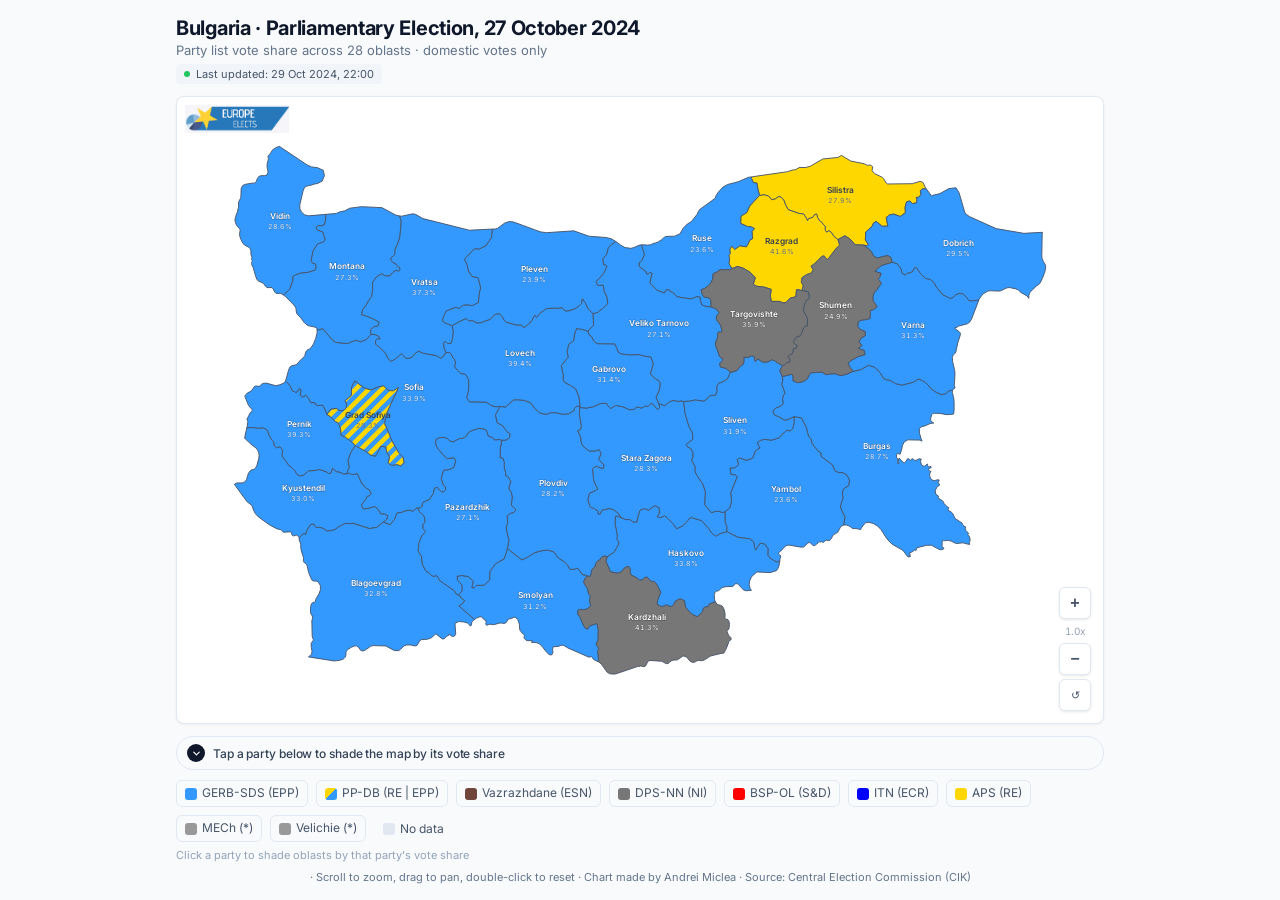
<file: map.html>
<!DOCTYPE html>
<html lang="en">
<head>
<meta charset="UTF-8">
<meta name="viewport" content="width=device-width, initial-scale=1.0">
<title>Bulgaria Oct 2024 – National List by Oblast</title>
<link rel="preconnect" href="https://fonts.googleapis.com">
<link href="https://fonts.googleapis.com/css2?family=Inter:wght@400;500;600;700&display=swap" rel="stylesheet">
<style>
* { margin: 0; padding: 0; box-sizing: border-box; }
html, body { height: 100%; }
body {
  font-family: 'Inter', -apple-system, BlinkMacSystemFont, 'Segoe UI', sans-serif;
  background: #F8FAFC; color: #1E293B;
  display: flex; flex-direction: column; overflow: hidden;
}
.container {
  max-width: 960px; margin: 0 auto; padding: 16px 16px 16px; width: 100%;
  flex: 1; display: flex; flex-direction: column; min-height: 0;
}
.header { margin-bottom: 12px; }
h1 { font-size: 20px; font-weight: 700; color: #0F172A; letter-spacing: -0.3px; }
.subtitle { font-size: 13px; color: #64748B; margin-top: 2px; }
.last-updated {
  display: inline-flex; align-items: center; gap: 6px;
  font-size: 11px; color: #475569; margin-top: 6px;
  padding: 3px 8px; background: #F1F5F9; border-radius: 4px;
}
.last-updated::before {
  content: ''; display: inline-block; width: 6px; height: 6px;
  border-radius: 50%; background: #64748B;
}
.last-updated.live::before { background: #22C55E; animation: pulse 2s infinite; }
@keyframes pulse { 0%, 100% { opacity: 1; } 50% { opacity: 0.4; } }

#map-container {
  position: relative; width: 100%; overflow: hidden;
  background: #fff; border-radius: 8px; border: 1px solid #E2E8F0;
  box-shadow: 0 1px 3px rgba(0,0,0,.06);
  flex: 1 1 auto; min-height: 0;
}
svg { width: 100%; height: 100%; display: block; }
.zoom-controls { position: absolute; bottom: 12px; right: 12px; display: flex; flex-direction: column; gap: 4px; z-index: 5; }
.zoom-btn { width: 32px; height: 32px; border: 1px solid #E2E8F0; border-radius: 6px; background: #fff; color: #475569; font-size: 16px; font-weight: 600; cursor: pointer; display: flex; align-items: center; justify-content: center; box-shadow: 0 1px 3px rgba(0,0,0,.1); transition: background .15s, color .15s; line-height: 1; user-select: none; }
.zoom-btn:hover { background: #F1F5F9; color: #0F172A; }
.zoom-btn.reset { font-size: 11px; font-weight: 500; }
.zoom-level { font-size: 10px; color: #94A3B8; text-align: center; padding: 2px 0; font-variant-numeric: tabular-nums; user-select: none; }
.county {
  stroke: #475569; stroke-width: 1; stroke-linejoin: round;
  cursor: pointer; transition: opacity .2s ease; fill-rule: evenodd;
}
.county:hover { opacity: 0.7; stroke-width: 1.8; }
.county-label {
  font-family: 'Inter', sans-serif; font-size: 9px; fill: #334155;
  text-anchor: middle; pointer-events: none; font-weight: 600;
}
.county-label.light { fill: #fff; paint-order: stroke; stroke: rgba(0,0,0,0.35); stroke-width: 1px; }
.county-pct {
  font-family: 'Inter', sans-serif; font-size: 7.5px; fill: #64748B;
  text-anchor: middle; pointer-events: none; font-variant-numeric: tabular-nums;
}
.county-pct.light { fill: rgba(255,255,255,0.9); paint-order: stroke; stroke: rgba(0,0,0,0.3); stroke-width: 0.5px; }

#tooltip {
  display: none; position: absolute; background: #fff; border: 1px solid #E2E8F0;
  border-radius: 8px; padding: 12px 16px; font-size: 12px; pointer-events: none;
  box-shadow: 0 4px 12px rgba(0,0,0,.12); z-index: 10; min-width: 260px;
}
#tooltip h3 { font-size: 14px; font-weight: 600; color: #0F172A; margin-bottom: 8px; }
.bar-row { display: flex; align-items: center; margin-bottom: 4px; gap: 6px; }
.bar-label { width: 150px; font-size: 11px; font-weight: 500; white-space: nowrap; }
.bar-container { flex: 1; height: 12px; background: #F1F5F9; border-radius: 3px; overflow: hidden; }
.bar-fill { height: 100%; border-radius: 3px; transition: width .3s ease; }
.bar-pct { font-size: 11px; color: #64748B; width: 44px; text-align: right; font-variant-numeric: tabular-nums; }
.no-data { color: #94A3B8; font-style: italic; }

.legend {
  display: flex; flex-wrap: wrap; gap: 8px; margin-top: 10px;
  font-size: 12px; color: #475569;
}
.legend-item {
  display: flex; align-items: center; gap: 5px;
  padding: 4px 8px; border-radius: 6px; border: 1px solid transparent;
  transition: background .15s, border-color .15s, box-shadow .15s; user-select: none;
  background: transparent; font-family: inherit; font-size: inherit; color: inherit;
}
button.legend-item { line-height: 1.4; }
.legend-item.clickable { cursor: pointer; }
.legend-item.clickable:hover { background: #F1F5F9; border-color: #E2E8F0; }
.legend-item.clickable:focus { outline: none; }
.legend-item.clickable:focus-visible {
  outline: 2px solid #2563EB; outline-offset: 2px;
  background: #F1F5F9; border-color: #94A3B8;
}
.legend-item.active {
  background: #fff; border-color: #64748B;
  box-shadow: 0 1px 3px rgba(0,0,0,.08);
  font-weight: 600; color: #0F172A;
}
.legend-swatch { width: 12px; height: 12px; border-radius: 3px; }
.legend-hint { font-size: 11px; color: #94A3B8; margin-top: 6px; }
.cta {
  margin-top: 12px; display: inline-flex; align-items: center; gap: 8px;
  font-size: 12px; font-weight: 500; color: #334155;
  background: #F8FAFC; border: 1px solid #E2E8F0;
  padding: 7px 12px 7px 10px; border-radius: 999px;
  letter-spacing: -0.1px;
}
.cta-arrow {
  display: inline-flex; align-items: center; justify-content: center;
  width: 18px; height: 18px; border-radius: 50%;
  background: #0F172A; color: #fff;
  animation: cta-nudge 2.4s ease-in-out infinite;
}
.cta-arrow svg { width: 11px; height: 11px; display: block; }
@keyframes cta-nudge {
  0%, 100% { transform: translateY(0); }
  50%      { transform: translateY(2px); }
}
@media (prefers-reduced-motion: reduce) {
  .cta-arrow { animation: none; }
}
.legend-item.clickable {
  border-color: #E2E8F0;
}
.legend-item.clickable:hover { border-color: #CBD5E1; }
.legend-item.clickable.active {
  border-color: #0F172A;
  box-shadow: 0 1px 3px rgba(0,0,0,.08);
}
.footer { margin-top: 8px; font-size: 11px; color: #64748B; text-align: center; }

@media (prefers-reduced-motion: reduce) {
  .county { transition: none; }
  .bar-fill { transition: none; }
  @keyframes pulse { 0%, 100% { opacity: 1; } }
}
.map-logo { position: absolute; top: 8px; left: 8px; z-index: 4; opacity: 0.85; pointer-events: none; }
.map-logo img { height: 28px; width: auto; max-width: 120px; max-height: 28px; display: block; }
</style>
</head>
<body>
<div class="container">
  <div class="header">
        <h1>Bulgaria · Parliamentary Election, 27 October 2024</h1>
    <div class="subtitle">Party list vote share across 28 oblasts · domestic votes only</div>
    <div class="last-updated" id="lastUpdated">Last updated: –</div>
    <span id="countedPill" style="display:none; margin-left:6px; font-size:11px; padding:3px 8px; background:#FEF3C7; color:#92400E; border-radius:4px; font-weight:600;"></span>
  </div>
  <div id="map-container">
    <div class="map-logo"><img src="logo.png?v=2" alt="Europe Elects"></div>
    <svg id="map"></svg>
    <div id="tooltip"></div>
    <div class="zoom-controls">
      <button class="zoom-btn" id="zoomIn" title="Zoom in">+</button>
      <div class="zoom-level" id="zoomLevel">1.0x</div>
      <button class="zoom-btn" id="zoomOut" title="Zoom out">−</button>
      <button class="zoom-btn reset" id="zoomReset" title="Reset view">↺</button>
    </div>
  </div>
  <div class="cta" role="note">
    <span class="cta-arrow" aria-hidden="true">
      <svg viewBox="0 0 24 24" fill="none" stroke="currentColor" stroke-width="2.5" stroke-linecap="round" stroke-linejoin="round"><polyline points="6 9 12 15 18 9"/></svg>
    </span>
    <span class="cta-text">Tap a party below to shade the map by its vote share</span>
  </div>
  <div class="legend" id="legend"></div>
  <div class="legend-hint" id="legendHint">Click again on the active party to return to the winner view</div>
  <div class="footer">· Scroll to zoom, drag to pan, double-click to reset · Chart made by Andrei Miclea · Source: Central Election Commission (CIK)</div>
</div>

<script src="assets/map-utils.js"></script>
<script>
const NO_DATA_COLOR = '#E2E8F0';
const SVG_W = 1000, SVG_H = 600;

// filled in after data loads
let PARTIES = {};                 // key -> {color, name}
let PARTY_ORDER = [];             // display order (by national %)
let OBLAST_NAMES = {};            // BG-id -> English name
let OBLAST_PATHS = {};            // BG-id -> SVG d string
let OBLAST_CENTROIDS = {};        // BG-id -> {cx, cy}
let lastCountyData = {};
let currentView = 'winner';

function cssId(s){ return String(s).replace(/[^a-zA-Z0-9_-]/g,'_'); }

/* --- geometry helpers --- */
function bbox(features){
  let mnx=Infinity,mny=Infinity,mxx=-Infinity,mxy=-Infinity;
  for (const f of features) {
    const rings = f.geometry.type==='Polygon' ? [f.geometry.coordinates] : f.geometry.coordinates;
    for (const poly of rings) for (const ring of poly) for (const [x,y] of ring) {
      if (x<mnx)mnx=x; if (y<mny)mny=y; if (x>mxx)mxx=x; if (y>mxy)mxy=y;
    }
  }
  return [mnx,mny,mxx,mxy];
}
function makeProjection(bx, w, h){
  const [minLon,minLat,maxLon,maxLat] = bx;
  const midLat = (minLat+maxLat)/2 * Math.PI/180;
  const sx = Math.cos(midLat);
  const lonRange = (maxLon-minLon)*sx, latRange = (maxLat-minLat);
  const scale = Math.min(w/lonRange, h/latRange) * 0.95;
  const ox = (w - lonRange*scale)/2, oy = (h - latRange*scale)/2;
  return (lon,lat) => [ (lon-minLon)*sx*scale + ox, h - ((lat-minLat)*scale + oy) ];
}
function featurePath(f, proj){
  const rings = f.geometry.type==='Polygon' ? [f.geometry.coordinates] : f.geometry.coordinates;
  let d = '';
  for (const poly of rings) for (const ring of poly) {
    d += ring.map(([lon,lat],i)=>{ const [x,y]=proj(lon,lat); return (i===0?'M':'L')+x.toFixed(1)+','+y.toFixed(1); }).join('') + 'Z';
  }
  return d;
}
function polygonCentroid(ring){
  // area-weighted centroid of a ring in projected coords
  let a=0, cx=0, cy=0;
  for (let i=0,j=ring.length-1; i<ring.length; j=i++){
    const [x0,y0]=ring[j], [x1,y1]=ring[i];
    const f = x0*y1 - x1*y0;
    a += f; cx += (x0+x1)*f; cy += (y0+y1)*f;
  }
  a *= 0.5;
  return a===0 ? ring[0] : [cx/(6*a), cy/(6*a)];
}
function featureCentroid(f, proj){
  const rings = f.geometry.type==='Polygon' ? [f.geometry.coordinates] : f.geometry.coordinates;
  // use largest ring of largest polygon
  let best=null, bestArea=-1;
  for (const poly of rings) {
    const outer = poly[0].map(([lon,lat])=>proj(lon,lat));
    let a = 0;
    for (let i=0,j=outer.length-1; i<outer.length; j=i++){
      a += outer[j][0]*outer[i][1] - outer[i][0]*outer[j][1];
    }
    a = Math.abs(a/2);
    if (a > bestArea) { bestArea=a; best=outer; }
  }
  const [cx,cy] = polygonCentroid(best);
  return { cx, cy };
}

/* --- color helpers --- */
function hexToRgb(hex){ const h=hex.replace('#',''); return {r:parseInt(h.slice(0,2),16),g:parseInt(h.slice(2,4),16),b:parseInt(h.slice(4,6),16)}; }
function parseRgb(str){ if(!str) return null; if(str.startsWith('#')) return hexToRgb(str); const m=str.match(/\d+/g); return m?{r:+m[0],g:+m[1],b:+m[2]}:null; }
function isLightFill(fill){ const c=parseRgb(fill); if(!c) return true; const lum=(0.299*c.r+0.587*c.g+0.114*c.b)/255; return lum > 0.62; }
function partyShade(pct, maxPct, baseHex){
  if (pct === null || pct === undefined || pct <= 0) return NO_DATA_COLOR;
  const t = Math.max(0, Math.min(1, pct / Math.max(maxPct, 0.01)));
  const b = hexToRgb(baseHex);
  const r = Math.round(255 + (b.r - 255) * t);
  const g = Math.round(255 + (b.g - 255) * t);
  const bl = Math.round(255 + (b.b - 255) * t);
  return `rgb(${r},${g},${bl})`;
}
function partyMaxPct(data, party){
  let mx = 0;
  for (const d of Object.values(data || {})) {
    if (d && typeof d[party] === 'number' && d[party] > mx) mx = d[party];
  }
  return Math.max(10, mx * 1.1);
}
function getWinner(d){
  if (!d) return null;
  let max=0, w=null;
  for (const [p,v] of Object.entries(d)) if (typeof v==='number' && v>max) { max=v; w=p; }
  return max>0 ? {party:w, pct:max} : null;
}
function hasData(d){ return d && Object.values(d).some(v=>typeof v==='number' && v>0); }

/* --- draw --- */
function buildMap(countyData){
  const svg = document.getElementById('map');
  const ns = 'http://www.w3.org/2000/svg';
  svg.setAttribute('viewBox', `0 0 ${SVG_W} ${SVG_H}`);
  svg.innerHTML = '';

  // SVG <defs> with diagonal-stripe patterns for split-color (coalition) parties
  const defs = document.createElementNS(ns, 'defs');
  for (const [key, p] of Object.entries(PARTIES)) {
    if (!p.color2) continue;
    const pat = document.createElementNS(ns, 'pattern');
    pat.setAttribute('id', 'split-' + cssId(key));
    pat.setAttribute('patternUnits', 'userSpaceOnUse');
    pat.setAttribute('width', '10');
    pat.setAttribute('height', '10');
    pat.setAttribute('patternTransform', 'rotate(45)');
    const r1 = document.createElementNS(ns, 'rect');
    r1.setAttribute('x','0'); r1.setAttribute('y','0'); r1.setAttribute('width','5'); r1.setAttribute('height','10');
    r1.setAttribute('fill', p.color);
    const r2 = document.createElementNS(ns, 'rect');
    r2.setAttribute('x','5'); r2.setAttribute('y','0'); r2.setAttribute('width','5'); r2.setAttribute('height','10');
    r2.setAttribute('fill', p.color2);
    pat.appendChild(r1); pat.appendChild(r2);
    defs.appendChild(pat);
  }
  svg.appendChild(defs);

  const partyMode = currentView !== 'winner';
  const maxForParty = partyMode ? partyMaxPct(countyData, currentView) : 0;
  const partyBaseColor = partyMode ? PARTIES[currentView].color : null;

  const ids = Object.keys(OBLAST_PATHS);

  // pass 1: fills
  ids.forEach(id => {
    const data = countyData[id];
    let fillColor, fillOpacity = null;
    if (partyMode) {
      const pct = (data && typeof data[currentView] === 'number') ? data[currentView] : null;
      const pw = PARTIES[currentView];
      if (pw && pw.color2) {
        fillColor = `url(#split-${cssId(currentView)})`;
        fillOpacity = (pct !== null && pct > 0) ? Math.max(0.15, Math.min(1, pct / Math.max(maxForParty, 0.01))) : 0.05;
      } else {
        fillColor = partyShade(pct, maxForParty, partyBaseColor);
      }
    } else {
      const winner = getWinner(data);
      if (winner && PARTIES[winner.party]) {
        const pw = PARTIES[winner.party];
        fillColor = pw.color2 ? `url(#split-${cssId(winner.party)})` : pw.color;
      } else fillColor = NO_DATA_COLOR;
    }
    const path = document.createElementNS(ns, 'path');
    path.setAttribute('d', OBLAST_PATHS[id]);
    path.setAttribute('class', 'county');
    path.setAttribute('fill', fillColor);
    if (fillOpacity !== null) path.setAttribute('fill-opacity', fillOpacity);
    path.addEventListener('mouseenter', e => showTooltip(e, id, data));
    path.addEventListener('mousemove', moveTooltip);
    path.addEventListener('mouseleave', hideTooltip);
    svg.appendChild(path);
  });

  // pass 2: labels
  ids.forEach(id => {
    const data = countyData[id];
    const {cx, cy} = OBLAST_CENTROIDS[id];
    let fillColor, primary;
    if (partyMode) {
      const pct = (data && typeof data[currentView] === 'number') ? data[currentView] : null;
      fillColor = partyShade(pct, maxForParty, partyBaseColor);
      primary = (pct !== null && pct > 0) ? pct : null;
    } else {
      const winner = getWinner(data);
      if (winner && PARTIES[winner.party]) {
        const pw = PARTIES[winner.party];
        // for luminance detection on split patterns, use the primary colour
        fillColor = pw.color2 ? pw.color : pw.color;
      } else fillColor = NO_DATA_COLOR;
      primary = winner ? winner.pct : null;
    }
    const light = isLightFill(fillColor);
    const name = OBLAST_NAMES[id] || id;

    const t = document.createElementNS(ns, 'text');
    t.setAttribute('x', cx);
    t.setAttribute('y', cy + (primary !== null ? -3 : 3));
    t.setAttribute('class', 'county-label' + (light ? '' : ' light'));
    t.textContent = name;
    svg.appendChild(t);

    if (primary !== null) {
      const p = document.createElementNS(ns, 'text');
      p.setAttribute('x', cx);
      p.setAttribute('y', cy + 8);
      p.setAttribute('class', 'county-pct' + (light ? '' : ' light'));
      p.textContent = primary.toFixed(1) + '%';
      svg.appendChild(p);
    }
  });
  if (window.EE && window.EE.enableZoomPan) window.EE.enableZoomPan(svg, { controls: { zoomIn: 'zoomIn', zoomOut: 'zoomOut', zoomReset: 'zoomReset', zoomLevel: 'zoomLevel' }, maxK: 12 });
}

/* --- tooltip --- */
function showTooltip(e, id, data){
  const tt = document.getElementById('tooltip');
  const name = OBLAST_NAMES[id] || id;
  let html = `<h3>${name}</h3>`;
  if (data && hasData(data)) {
    Object.entries(data).sort((a,b)=>b[1]-a[1]).forEach(([party,pct])=>{
      if (!PARTIES[party]) return;
      const col = PARTIES[party].color;
      const active = currentView === party;
      html += `<div class="bar-row" style="${active?'font-weight:700;':''}">
        <div class="bar-label" style="color:${col}">${party}${active?' ●':''}</div>
        <div class="bar-container"><div class="bar-fill" style="width:${pct}%;background:${col}"></div></div>
        <div class="bar-pct">${pct.toFixed(1)}%</div></div>`;
    });
  } else {
    html += '<div class="no-data">No data</div>';
  }
  tt.innerHTML = html;
  tt.style.display = 'block';
  moveTooltip(e);
}
function moveTooltip(e){
  const tt = document.getElementById('tooltip');
  const rect = document.getElementById('map-container').getBoundingClientRect();
  let left = e.clientX - rect.left + 15;
  if (left + 270 > rect.width) left = e.clientX - rect.left - 270;
  tt.style.left = left + 'px';
  tt.style.top = (e.clientY - rect.top - 10) + 'px';
}
function hideTooltip(){ document.getElementById('tooltip').style.display = 'none'; }

/* --- legend --- */
function buildLegend(){
  const lg = document.getElementById('legend');
  lg.innerHTML = '';
  lg.setAttribute('role', 'group');
  lg.setAttribute('aria-label', 'Party drill-down selector');
  for (const key of PARTY_ORDER) {
    const p = PARTIES[key];
    const item = document.createElement('button');
    item.type = 'button';
    item.className = 'legend-item clickable' + (currentView === key ? ' active' : '');
    item.dataset.party = key;
    item.setAttribute('aria-pressed', currentView === key ? 'true' : 'false');
    const swatchBg = p.color2
      ? `linear-gradient(135deg, ${p.color} 0 50%, ${p.color2} 50% 100%)`
      : p.color;
    item.innerHTML = `<div class="legend-swatch" style="background:${swatchBg}"></div>${p.name}`;
    item.addEventListener('click', () => {
      currentView = (currentView === key) ? 'winner' : key;
      updateActive(); updateHint(); buildMap(lastCountyData);
    });
    lg.appendChild(item);
  }
  const nd = document.createElement('div');
  nd.className = 'legend-item';
  nd.innerHTML = `<div class="legend-swatch" style="background:${NO_DATA_COLOR}"></div>No data`;
  lg.appendChild(nd);
}
function updateActive(){
  document.querySelectorAll('.legend-item.clickable').forEach(el => {
    const a = el.dataset.party === currentView;
    el.classList.toggle('active', a);
    el.setAttribute('aria-pressed', a ? 'true' : 'false');
  });
}
function updateHint(){
  const hint = document.getElementById('legendHint');
  if (currentView === 'winner') hint.textContent = "Click a party to shade oblasts by that party's vote share";
  else hint.textContent = `Showing ${PARTIES[currentView].name} vote share by oblast — click again to return to winner view`;
}

/* --- load --- */
function apply(data){
  const el = document.getElementById('lastUpdated');
  el.textContent = 'Last updated: ' + new Date(data.lastUpdated).toLocaleString('en-GB',{dateStyle:'medium',timeStyle:'short'});
  const countyData = data.countyList || {};
  lastCountyData = countyData;
  el.classList.toggle('live', Object.values(countyData).some(d=>hasData(d)));
  buildMap(countyData);
  const pill = document.getElementById('countedPill');
  const pct = data.processingPctDomestic;
  if (typeof pct === 'number' && pct > 0 && pct < 100) {
    pill.style.display = 'inline-block';
    pill.textContent = pct.toFixed(1) + '% counted';
  } else { pill.style.display = 'none'; }
}

(async function(){
  const [geo, data] = await Promise.all([
    fetch('bg.json').then(r=>r.json()),
    fetch('results.json?' + Date.now()).then(r=>r.json()),
  ]);

  // index geometry
  const bx = bbox(geo.features);
  const proj = makeProjection(bx, SVG_W, SVG_H);
  geo.features.forEach(f => {
    const id = f.properties.id;
    OBLAST_NAMES[id] = f.properties.name;
    OBLAST_PATHS[id] = featurePath(f, proj);
    OBLAST_CENTROIDS[id] = featureCentroid(f, proj);
  });
  // Sofia Province's polygon has no hole for Sofia City, so its centroid lands
  // on top of BG22. Anchor BG23's label just east of BG22's centroid.
  if (OBLAST_CENTROIDS['BG22'] && OBLAST_CENTROIDS['BG23']) {
    OBLAST_CENTROIDS['BG23'] = {
      cx: OBLAST_CENTROIDS['BG22'].cx + 50,
      cy: OBLAST_CENTROIDS['BG22'].cy - 30,
    };
  }

  // index parties (ordered by national %)
  for (const p of data.parties) {
    PARTIES[p.key] = { color: p.color, color2: p.color2 || null, name: p.name };
    PARTY_ORDER.push(p.key);
  }

  buildLegend(); updateHint();
  apply(data);
})();
</script>
</body>
</html>
</file>
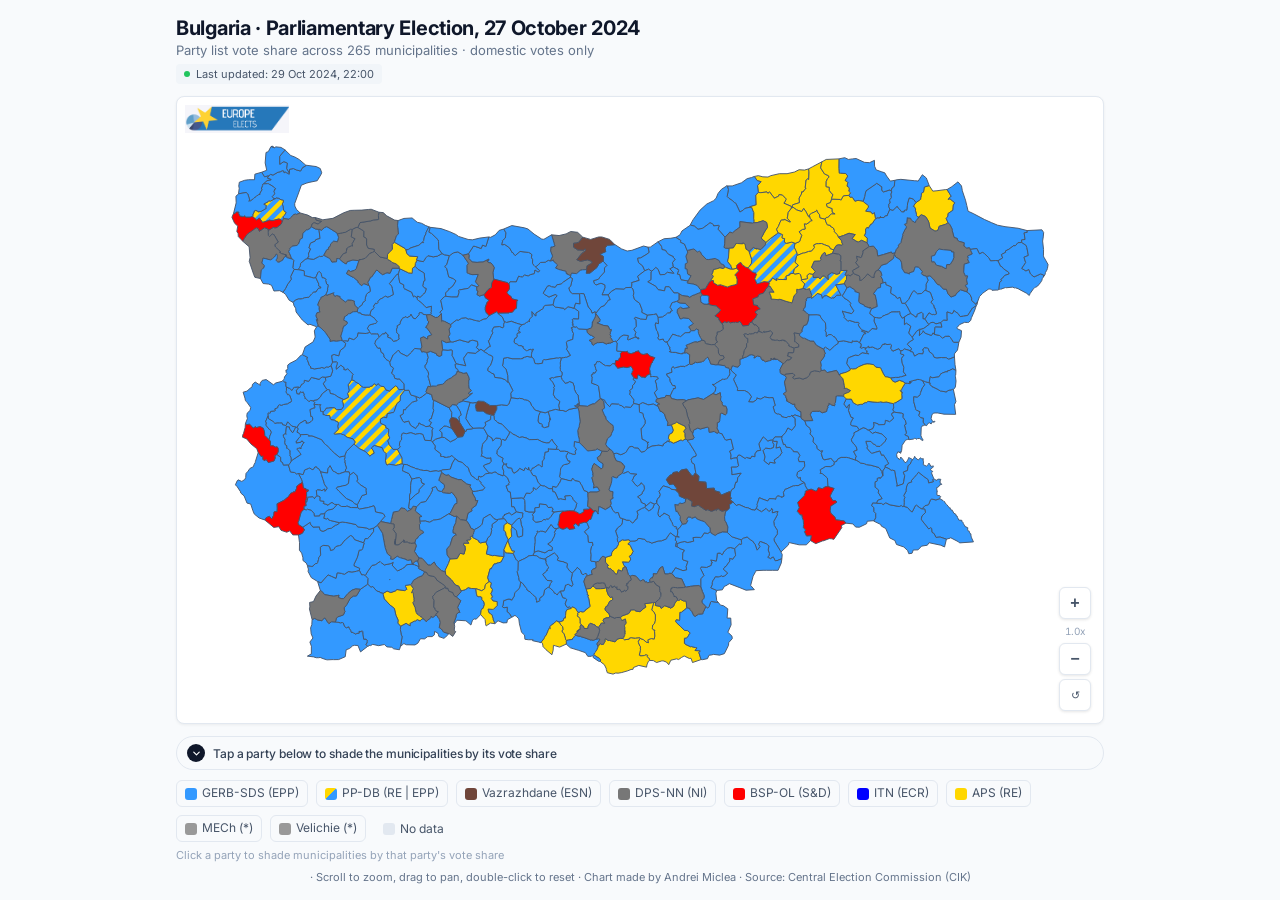
<file: map_municipalities.html>
<!DOCTYPE html>
<html lang="en">
<head>
<meta charset="UTF-8">
<meta name="viewport" content="width=device-width, initial-scale=1.0">
<title>Bulgaria Oct 2024 – National List by Municipality</title>
<link rel="preconnect" href="https://fonts.googleapis.com">
<link href="https://fonts.googleapis.com/css2?family=Inter:wght@400;500;600;700&display=swap" rel="stylesheet">
<style>
* { margin: 0; padding: 0; box-sizing: border-box; }
html, body { height: 100%; }
body {
  font-family: 'Inter', -apple-system, BlinkMacSystemFont, 'Segoe UI', sans-serif;
  background: #F8FAFC; color: #1E293B;
  display: flex; flex-direction: column; overflow: hidden;
}
.container {
  max-width: 960px; margin: 0 auto; padding: 16px 16px 16px; width: 100%;
  flex: 1; display: flex; flex-direction: column; min-height: 0;
}
.header { margin-bottom: 12px; }
h1 { font-size: 20px; font-weight: 700; color: #0F172A; letter-spacing: -0.3px; }
.subtitle { font-size: 13px; color: #64748B; margin-top: 2px; }
.last-updated {
  display: inline-flex; align-items: center; gap: 6px;
  font-size: 11px; color: #475569; margin-top: 6px;
  padding: 3px 8px; background: #F1F5F9; border-radius: 4px;
}
.last-updated::before {
  content: ''; display: inline-block; width: 6px; height: 6px;
  border-radius: 50%; background: #64748B;
}
.last-updated.live::before { background: #22C55E; animation: pulse 2s infinite; }
@keyframes pulse { 0%, 100% { opacity: 1; } 50% { opacity: 0.4; } }

#map-container {
  position: relative; width: 100%; overflow: hidden;
  background: #fff; border-radius: 8px; border: 1px solid #E2E8F0;
  box-shadow: 0 1px 3px rgba(0,0,0,.06);
  flex: 1 1 auto; min-height: 0;
}
svg { width: 100%; height: 100%; display: block; }
.zoom-controls { position: absolute; bottom: 12px; right: 12px; display: flex; flex-direction: column; gap: 4px; z-index: 5; }
.zoom-btn { width: 32px; height: 32px; border: 1px solid #E2E8F0; border-radius: 6px; background: #fff; color: #475569; font-size: 16px; font-weight: 600; cursor: pointer; display: flex; align-items: center; justify-content: center; box-shadow: 0 1px 3px rgba(0,0,0,.1); transition: background .15s, color .15s; line-height: 1; user-select: none; }
.zoom-btn:hover { background: #F1F5F9; color: #0F172A; }
.zoom-btn.reset { font-size: 11px; font-weight: 500; }
.zoom-level { font-size: 10px; color: #94A3B8; text-align: center; padding: 2px 0; font-variant-numeric: tabular-nums; user-select: none; }
.county {
  stroke: #475569; stroke-width: 1; stroke-linejoin: round;
  cursor: pointer; transition: opacity .2s ease; fill-rule: evenodd;
}
.county:hover { opacity: 0.7; stroke-width: 1.8; }
.county-label {
  font-family: 'Inter', sans-serif; font-size: 9px; fill: #334155;
  text-anchor: middle; pointer-events: none; font-weight: 600;
}
.county-label.light { fill: #fff; paint-order: stroke; stroke: rgba(0,0,0,0.35); stroke-width: 1px; }
.county-pct {
  font-family: 'Inter', sans-serif; font-size: 7.5px; fill: #64748B;
  text-anchor: middle; pointer-events: none; font-variant-numeric: tabular-nums;
}
.county-pct.light { fill: rgba(255,255,255,0.9); paint-order: stroke; stroke: rgba(0,0,0,0.3); stroke-width: 0.5px; }

#tooltip {
  display: none; position: absolute; background: #fff; border: 1px solid #E2E8F0;
  border-radius: 8px; padding: 12px 16px; font-size: 12px; pointer-events: none;
  box-shadow: 0 4px 12px rgba(0,0,0,.12); z-index: 10; min-width: 260px;
}
#tooltip h3 { font-size: 14px; font-weight: 600; color: #0F172A; margin-bottom: 8px; }
#tooltip h3 .bg-name {
  font-size: 12px; font-weight: 400; color: #64748B; margin-left: 6px;
}
.bar-row { display: flex; align-items: center; margin-bottom: 4px; gap: 6px; }
.bar-label { width: 150px; font-size: 11px; font-weight: 500; white-space: nowrap; }
.bar-container { flex: 1; height: 12px; background: #F1F5F9; border-radius: 3px; overflow: hidden; }
.bar-fill { height: 100%; border-radius: 3px; transition: width .3s ease; }
.bar-pct { font-size: 11px; color: #64748B; width: 44px; text-align: right; font-variant-numeric: tabular-nums; }
.no-data { color: #94A3B8; font-style: italic; }

.legend {
  display: flex; flex-wrap: wrap; gap: 8px; margin-top: 10px;
  font-size: 12px; color: #475569;
}
.legend-item {
  display: flex; align-items: center; gap: 5px;
  padding: 4px 8px; border-radius: 6px; border: 1px solid transparent;
  transition: background .15s, border-color .15s, box-shadow .15s; user-select: none;
  background: transparent; font-family: inherit; font-size: inherit; color: inherit;
}
button.legend-item { line-height: 1.4; }
.legend-item.clickable { cursor: pointer; }
.legend-item.clickable:hover { background: #F1F5F9; border-color: #E2E8F0; }
.legend-item.clickable:focus { outline: none; }
.legend-item.clickable:focus-visible {
  outline: 2px solid #2563EB; outline-offset: 2px;
  background: #F1F5F9; border-color: #94A3B8;
}
.legend-item.active {
  background: #fff; border-color: #64748B;
  box-shadow: 0 1px 3px rgba(0,0,0,.08);
  font-weight: 600; color: #0F172A;
}
.legend-swatch { width: 12px; height: 12px; border-radius: 3px; }
.legend-hint { font-size: 11px; color: #94A3B8; margin-top: 6px; }
.cta {
  margin-top: 12px; display: inline-flex; align-items: center; gap: 8px;
  font-size: 12px; font-weight: 500; color: #334155;
  background: #F8FAFC; border: 1px solid #E2E8F0;
  padding: 7px 12px 7px 10px; border-radius: 999px;
  letter-spacing: -0.1px;
}
.cta-arrow {
  display: inline-flex; align-items: center; justify-content: center;
  width: 18px; height: 18px; border-radius: 50%;
  background: #0F172A; color: #fff;
  animation: cta-nudge 2.4s ease-in-out infinite;
}
.cta-arrow svg { width: 11px; height: 11px; display: block; }
@keyframes cta-nudge {
  0%, 100% { transform: translateY(0); }
  50%      { transform: translateY(2px); }
}
@media (prefers-reduced-motion: reduce) {
  .cta-arrow { animation: none; }
}
.legend-item.clickable {
  border-color: #E2E8F0;
}
.legend-item.clickable:hover { border-color: #CBD5E1; }
.legend-item.clickable.active {
  border-color: #0F172A;
  box-shadow: 0 1px 3px rgba(0,0,0,.08);
}
.footer { margin-top: 8px; font-size: 11px; color: #64748B; text-align: center; }

@media (prefers-reduced-motion: reduce) {
  .county { transition: none; }
  .bar-fill { transition: none; }
  @keyframes pulse { 0%, 100% { opacity: 1; } }
}
.map-logo { position: absolute; top: 8px; left: 8px; z-index: 4; opacity: 0.85; pointer-events: none; }
.map-logo img { height: 28px; width: auto; max-width: 120px; max-height: 28px; display: block; }
</style>
</head>
<body>
<div class="container">
  <div class="header">
        <h1>Bulgaria · Parliamentary Election, 27 October 2024</h1>
    <div class="subtitle">Party list vote share across 265 municipalities · domestic votes only</div>
    <div class="last-updated" id="lastUpdated">Last updated: –</div>
    <span id="countedPill" style="display:none; margin-left:6px; font-size:11px; padding:3px 8px; background:#FEF3C7; color:#92400E; border-radius:4px; font-weight:600;"></span>
  </div>
  <div id="map-container">
    <div class="map-logo"><img src="logo.png?v=2" alt="Europe Elects"></div>
    <svg id="map"></svg>
    <div id="tooltip"></div>
    <div class="zoom-controls">
      <button class="zoom-btn" id="zoomIn" title="Zoom in">+</button>
      <div class="zoom-level" id="zoomLevel">1.0x</div>
      <button class="zoom-btn" id="zoomOut" title="Zoom out">−</button>
      <button class="zoom-btn reset" id="zoomReset" title="Reset view">↺</button>
    </div>
  </div>
  <div class="cta" role="note">
    <span class="cta-arrow" aria-hidden="true">
      <svg viewBox="0 0 24 24" fill="none" stroke="currentColor" stroke-width="2.5" stroke-linecap="round" stroke-linejoin="round"><polyline points="6 9 12 15 18 9"/></svg>
    </span>
    <span class="cta-text">Tap a party below to shade the municipalities by its vote share</span>
  </div>
  <div class="legend" id="legend"></div>
  <div class="legend-hint" id="legendHint">Click again on the active party to return to the winner view</div>
  <div class="footer">· Scroll to zoom, drag to pan, double-click to reset · Chart made by Andrei Miclea · Source: Central Election Commission (CIK)</div>
</div>

<script src="assets/map-utils.js"></script>
<script>
const NO_DATA_COLOR = '#E2E8F0';
const SVG_W = 1000, SVG_H = 600;

// filled in after data loads
let PARTIES = {};                 // key -> {color, name}
let PARTY_ORDER = [];             // display order (by national %)
let OBLAST_NAMES = {};            // BG-id -> English name
let OBLAST_PATHS = {};            // BG-id -> SVG d string
let OBLAST_CENTROIDS = {};        // BG-id -> {cx, cy}
let lastCountyData = {};
let currentView = 'winner';

function cssId(s){ return String(s).replace(/[^a-zA-Z0-9_-]/g,'_'); }

/* --- geometry helpers --- */
function bbox(features){
  let mnx=Infinity,mny=Infinity,mxx=-Infinity,mxy=-Infinity;
  for (const f of features) {
    const rings = f.geometry.type==='Polygon' ? [f.geometry.coordinates] : f.geometry.coordinates;
    for (const poly of rings) for (const ring of poly) for (const [x,y] of ring) {
      if (x<mnx)mnx=x; if (y<mny)mny=y; if (x>mxx)mxx=x; if (y>mxy)mxy=y;
    }
  }
  return [mnx,mny,mxx,mxy];
}
function makeProjection(bx, w, h){
  const [minLon,minLat,maxLon,maxLat] = bx;
  const midLat = (minLat+maxLat)/2 * Math.PI/180;
  const sx = Math.cos(midLat);
  const lonRange = (maxLon-minLon)*sx, latRange = (maxLat-minLat);
  const scale = Math.min(w/lonRange, h/latRange) * 0.95;
  const ox = (w - lonRange*scale)/2, oy = (h - latRange*scale)/2;
  return (lon,lat) => [ (lon-minLon)*sx*scale + ox, h - ((lat-minLat)*scale + oy) ];
}
function featurePath(f, proj){
  const rings = f.geometry.type==='Polygon' ? [f.geometry.coordinates] : f.geometry.coordinates;
  let d = '';
  for (const poly of rings) for (const ring of poly) {
    d += ring.map(([lon,lat],i)=>{ const [x,y]=proj(lon,lat); return (i===0?'M':'L')+x.toFixed(1)+','+y.toFixed(1); }).join('') + 'Z';
  }
  return d;
}
function polygonCentroid(ring){
  // area-weighted centroid of a ring in projected coords
  let a=0, cx=0, cy=0;
  for (let i=0,j=ring.length-1; i<ring.length; j=i++){
    const [x0,y0]=ring[j], [x1,y1]=ring[i];
    const f = x0*y1 - x1*y0;
    a += f; cx += (x0+x1)*f; cy += (y0+y1)*f;
  }
  a *= 0.5;
  return a===0 ? ring[0] : [cx/(6*a), cy/(6*a)];
}
function featureCentroid(f, proj){
  const rings = f.geometry.type==='Polygon' ? [f.geometry.coordinates] : f.geometry.coordinates;
  // use largest ring of largest polygon
  let best=null, bestArea=-1;
  for (const poly of rings) {
    const outer = poly[0].map(([lon,lat])=>proj(lon,lat));
    let a = 0;
    for (let i=0,j=outer.length-1; i<outer.length; j=i++){
      a += outer[j][0]*outer[i][1] - outer[i][0]*outer[j][1];
    }
    a = Math.abs(a/2);
    if (a > bestArea) { bestArea=a; best=outer; }
  }
  const [cx,cy] = polygonCentroid(best);
  return { cx, cy };
}

/* --- color helpers --- */
function hexToRgb(hex){ const h=hex.replace('#',''); return {r:parseInt(h.slice(0,2),16),g:parseInt(h.slice(2,4),16),b:parseInt(h.slice(4,6),16)}; }
function parseRgb(str){ if(!str) return null; if(str.startsWith('#')) return hexToRgb(str); const m=str.match(/\d+/g); return m?{r:+m[0],g:+m[1],b:+m[2]}:null; }
function isLightFill(fill){ const c=parseRgb(fill); if(!c) return true; const lum=(0.299*c.r+0.587*c.g+0.114*c.b)/255; return lum > 0.62; }
function partyShade(pct, maxPct, baseHex){
  if (pct === null || pct === undefined || pct <= 0) return NO_DATA_COLOR;
  const t = Math.max(0, Math.min(1, pct / Math.max(maxPct, 0.01)));
  const b = hexToRgb(baseHex);
  const r = Math.round(255 + (b.r - 255) * t);
  const g = Math.round(255 + (b.g - 255) * t);
  const bl = Math.round(255 + (b.b - 255) * t);
  return `rgb(${r},${g},${bl})`;
}
function partyMaxPct(data, party){
  let mx = 0;
  for (const d of Object.values(data || {})) {
    if (d && typeof d[party] === 'number' && d[party] > mx) mx = d[party];
  }
  return Math.max(10, mx * 1.1);
}
const META_KEYS = new Set(['name', 'name_en']);
function getWinner(d){
  if (!d) return null;
  let max=0, w=null;
  for (const [p,v] of Object.entries(d)) {
    if (META_KEYS.has(p)) continue;
    if (typeof v==='number' && v>max) { max=v; w=p; }
  }
  return max>0 ? {party:w, pct:max} : null;
}
function hasData(d){
  if (!d) return false;
  return Object.entries(d).some(([k,v]) => !META_KEYS.has(k) && typeof v==='number' && v>0);
}

/* --- draw --- */
function buildMap(countyData){
  const svg = document.getElementById('map');
  const ns = 'http://www.w3.org/2000/svg';
  svg.setAttribute('viewBox', `0 0 ${SVG_W} ${SVG_H}`);
  svg.innerHTML = '';

  // SVG <defs> with diagonal-stripe patterns for split-color (coalition) parties
  const defs = document.createElementNS(ns, 'defs');
  for (const [key, p] of Object.entries(PARTIES)) {
    if (!p.color2) continue;
    const pat = document.createElementNS(ns, 'pattern');
    pat.setAttribute('id', 'split-' + cssId(key));
    pat.setAttribute('patternUnits', 'userSpaceOnUse');
    pat.setAttribute('width', '10');
    pat.setAttribute('height', '10');
    pat.setAttribute('patternTransform', 'rotate(45)');
    const r1 = document.createElementNS(ns, 'rect');
    r1.setAttribute('x','0'); r1.setAttribute('y','0'); r1.setAttribute('width','5'); r1.setAttribute('height','10');
    r1.setAttribute('fill', p.color);
    const r2 = document.createElementNS(ns, 'rect');
    r2.setAttribute('x','5'); r2.setAttribute('y','0'); r2.setAttribute('width','5'); r2.setAttribute('height','10');
    r2.setAttribute('fill', p.color2);
    pat.appendChild(r1); pat.appendChild(r2);
    defs.appendChild(pat);
  }
  svg.appendChild(defs);

  const partyMode = currentView !== 'winner';
  const maxForParty = partyMode ? partyMaxPct(countyData, currentView) : 0;
  const partyBaseColor = partyMode ? PARTIES[currentView].color : null;

  const ids = Object.keys(OBLAST_PATHS);

  // pass 1: fills
  ids.forEach(id => {
    const data = countyData[id];
    let fillColor, fillOpacity = null;
    if (partyMode) {
      const pct = (data && typeof data[currentView] === 'number') ? data[currentView] : null;
      const pw = PARTIES[currentView];
      if (pw && pw.color2) {
        fillColor = `url(#split-${cssId(currentView)})`;
        fillOpacity = (pct !== null && pct > 0) ? Math.max(0.15, Math.min(1, pct / Math.max(maxForParty, 0.01))) : 0.05;
      } else {
        fillColor = partyShade(pct, maxForParty, partyBaseColor);
      }
    } else {
      const winner = getWinner(data);
      if (winner && PARTIES[winner.party]) {
        const pw = PARTIES[winner.party];
        fillColor = pw.color2 ? `url(#split-${cssId(winner.party)})` : pw.color;
      } else fillColor = NO_DATA_COLOR;
    }
    const path = document.createElementNS(ns, 'path');
    path.setAttribute('d', OBLAST_PATHS[id]);
    path.setAttribute('class', 'county');
    path.setAttribute('fill', fillColor);
    if (fillOpacity !== null) path.setAttribute('fill-opacity', fillOpacity);
    path.addEventListener('mouseenter', e => showTooltip(e, id, data));
    path.addEventListener('mousemove', moveTooltip);
    path.addEventListener('mouseleave', hideTooltip);
    svg.appendChild(path);
  });

  // pass 2: labels — skipped for municipality map (too dense)
  if (false) {
  ids.forEach(id => {
    const data = countyData[id];
    const {cx, cy} = OBLAST_CENTROIDS[id];
    let fillColor, primary;
    if (partyMode) {
      const pct = (data && typeof data[currentView] === 'number') ? data[currentView] : null;
      fillColor = partyShade(pct, maxForParty, partyBaseColor);
      primary = (pct !== null && pct > 0) ? pct : null;
    } else {
      const winner = getWinner(data);
      if (winner && PARTIES[winner.party]) {
        const pw = PARTIES[winner.party];
        // for luminance detection on split patterns, use the primary colour
        fillColor = pw.color2 ? pw.color : pw.color;
      } else fillColor = NO_DATA_COLOR;
      primary = winner ? winner.pct : null;
    }
    const light = isLightFill(fillColor);
    const name = OBLAST_NAMES[id] || id;

    const t = document.createElementNS(ns, 'text');
    t.setAttribute('x', cx);
    t.setAttribute('y', cy + (primary !== null ? -3 : 3));
    t.setAttribute('class', 'county-label' + (light ? '' : ' light'));
    t.textContent = name;
    svg.appendChild(t);

    if (primary !== null) {
      const p = document.createElementNS(ns, 'text');
      p.setAttribute('x', cx);
      p.setAttribute('y', cy + 8);
      p.setAttribute('class', 'county-pct' + (light ? '' : ' light'));
      p.textContent = primary.toFixed(1) + '%';
      svg.appendChild(p);
    }
  });
  }
  if (window.EE && window.EE.enableZoomPan) window.EE.enableZoomPan(svg, { controls: { zoomIn: 'zoomIn', zoomOut: 'zoomOut', zoomReset: 'zoomReset', zoomLevel: 'zoomLevel' }, maxK: 16 });
}

/* --- tooltip --- */
function showTooltip(e, id, data){
  const tt = document.getElementById('tooltip');
  const bg = OBLAST_NAMES[id] || id;
  const en = (data && data.name_en) ? data.name_en : null;
  const heading = en
    ? `<h3>${en} <span class="bg-name">${bg}</span></h3>`
    : `<h3>${bg}</h3>`;
  let html = heading;
  if (data && hasData(data)) {
    Object.entries(data).sort((a,b)=>b[1]-a[1]).forEach(([party,pct])=>{
      if (!PARTIES[party]) return;
      const col = PARTIES[party].color;
      const active = currentView === party;
      html += `<div class="bar-row" style="${active?'font-weight:700;':''}">
        <div class="bar-label" style="color:${col}">${party}${active?' ●':''}</div>
        <div class="bar-container"><div class="bar-fill" style="width:${pct}%;background:${col}"></div></div>
        <div class="bar-pct">${pct.toFixed(1)}%</div></div>`;
    });
  } else {
    html += '<div class="no-data">No data</div>';
  }
  tt.innerHTML = html;
  tt.style.display = 'block';
  moveTooltip(e);
}
function moveTooltip(e){
  const tt = document.getElementById('tooltip');
  const rect = document.getElementById('map-container').getBoundingClientRect();
  let left = e.clientX - rect.left + 15;
  if (left + 270 > rect.width) left = e.clientX - rect.left - 270;
  tt.style.left = left + 'px';
  tt.style.top = (e.clientY - rect.top - 10) + 'px';
}
function hideTooltip(){ document.getElementById('tooltip').style.display = 'none'; }

/* --- legend --- */
function buildLegend(){
  const lg = document.getElementById('legend');
  lg.innerHTML = '';
  lg.setAttribute('role', 'group');
  lg.setAttribute('aria-label', 'Party drill-down selector');
  for (const key of PARTY_ORDER) {
    const p = PARTIES[key];
    const item = document.createElement('button');
    item.type = 'button';
    item.className = 'legend-item clickable' + (currentView === key ? ' active' : '');
    item.dataset.party = key;
    item.setAttribute('aria-pressed', currentView === key ? 'true' : 'false');
    const swatchBg = p.color2
      ? `linear-gradient(135deg, ${p.color} 0 50%, ${p.color2} 50% 100%)`
      : p.color;
    item.innerHTML = `<div class="legend-swatch" style="background:${swatchBg}"></div>${p.name}`;
    item.addEventListener('click', () => {
      currentView = (currentView === key) ? 'winner' : key;
      updateActive(); updateHint(); buildMap(lastCountyData);
    });
    lg.appendChild(item);
  }
  const nd = document.createElement('div');
  nd.className = 'legend-item';
  nd.innerHTML = `<div class="legend-swatch" style="background:${NO_DATA_COLOR}"></div>No data`;
  lg.appendChild(nd);
}
function updateActive(){
  document.querySelectorAll('.legend-item.clickable').forEach(el => {
    const a = el.dataset.party === currentView;
    el.classList.toggle('active', a);
    el.setAttribute('aria-pressed', a ? 'true' : 'false');
  });
}
function updateHint(){
  const hint = document.getElementById('legendHint');
  if (currentView === 'winner') hint.textContent = "Click a party to shade municipalities by that party's vote share";
  else hint.textContent = `Showing ${PARTIES[currentView].name} vote share by municipality — click again to return to winner view`;
}

/* --- load --- */
function apply(data){
  const el = document.getElementById('lastUpdated');
  el.textContent = 'Last updated: ' + new Date(data.lastUpdated).toLocaleString('en-GB',{dateStyle:'medium',timeStyle:'short'});
  const countyData = data.municipalityList || {};
  lastCountyData = countyData;
  el.classList.toggle('live', Object.values(countyData).some(d=>hasData(d)));
  buildMap(countyData);
  const pill = document.getElementById('countedPill');
  const pct = data.processingPctDomestic;
  if (typeof pct === 'number' && pct > 0 && pct < 100) {
    pill.style.display = 'inline-block';
    pill.textContent = pct.toFixed(1) + '% counted';
  } else { pill.style.display = 'none'; }
}

(async function(){
  const [geo, data] = await Promise.all([
    fetch('bg-municipalities.json').then(r=>r.json()),
    fetch('results_municipalities.json?' + Date.now()).then(r=>r.json()),
  ]);

  // index geometry
  const bx = bbox(geo.features);
  const proj = makeProjection(bx, SVG_W, SVG_H);
  geo.features.forEach(f => {
    const id = f.properties.nuts4 || f.properties.id;
    OBLAST_NAMES[id] = f.properties.name;
    OBLAST_PATHS[id] = featurePath(f, proj);
    OBLAST_CENTROIDS[id] = featureCentroid(f, proj);
  });

  // index parties (ordered by national %)
  for (const p of data.parties) {
    PARTIES[p.key] = { color: p.color, color2: p.color2 || null, name: p.name };
    PARTY_ORDER.push(p.key);
  }

  buildLegend(); updateHint();
  apply(data);
})();
</script>
</body>
</html>
</file>
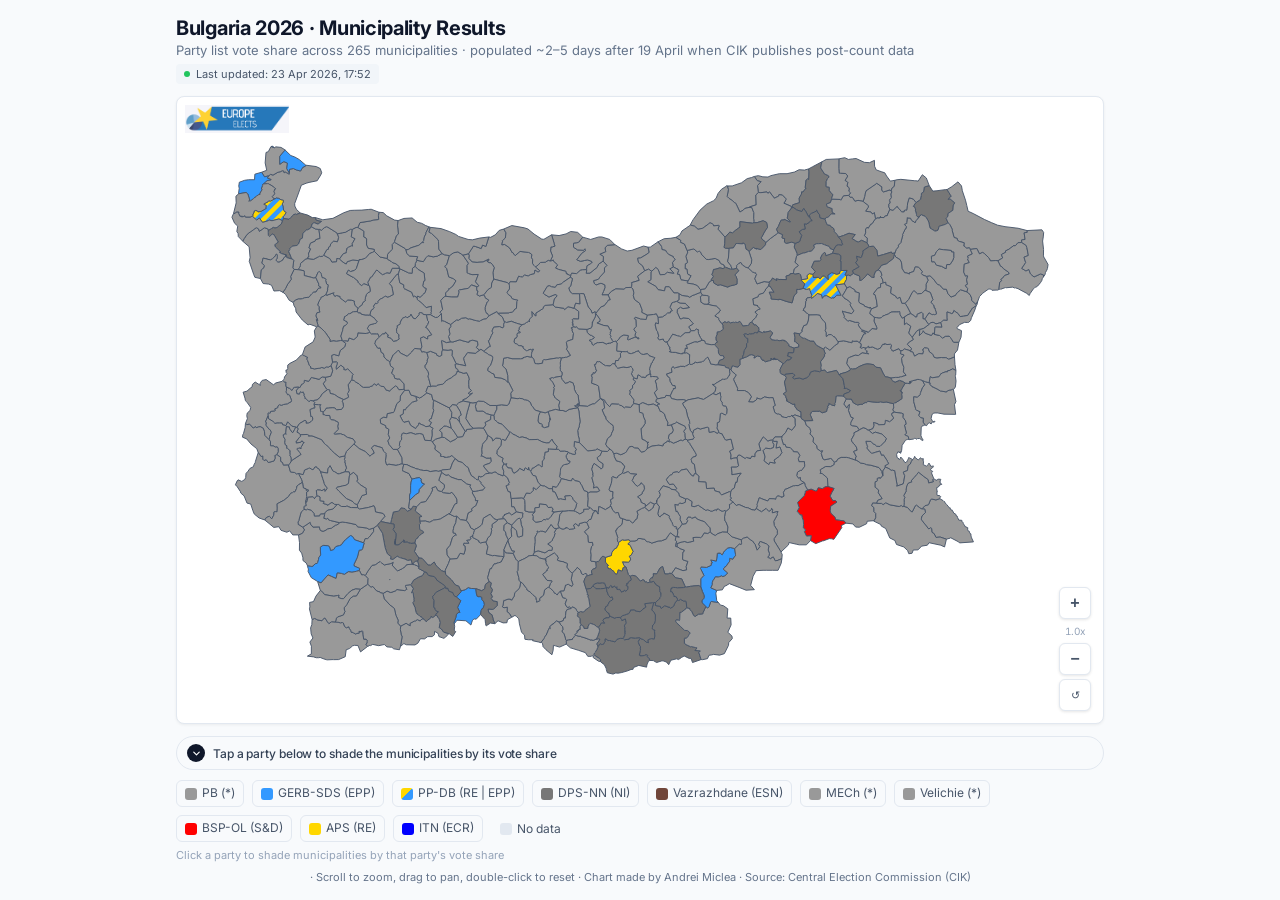
<file: municipality-results.html>
<!DOCTYPE html>
<html lang="en">
<head>
<meta charset="UTF-8">
<meta name="viewport" content="width=device-width, initial-scale=1.0">
<title>Bulgaria 2026 – Municipality Results</title>
<link rel="preconnect" href="https://fonts.googleapis.com">
<link href="https://fonts.googleapis.com/css2?family=Inter:wght@400;500;600;700&display=swap" rel="stylesheet">
<style>
* { margin: 0; padding: 0; box-sizing: border-box; }
html, body { height: 100%; }
body {
  font-family: 'Inter', -apple-system, BlinkMacSystemFont, 'Segoe UI', sans-serif;
  background: #F8FAFC; color: #1E293B;
  display: flex; flex-direction: column; overflow: hidden;
}
.container {
  max-width: 960px; margin: 0 auto; padding: 16px 16px 16px; width: 100%;
  flex: 1; display: flex; flex-direction: column; min-height: 0;
}
.header { margin-bottom: 12px; }
h1 { font-size: 20px; font-weight: 700; color: #0F172A; letter-spacing: -0.3px; }
.subtitle { font-size: 13px; color: #64748B; margin-top: 2px; }
.last-updated {
  display: inline-flex; align-items: center; gap: 6px;
  font-size: 11px; color: #475569; margin-top: 6px;
  padding: 3px 8px; background: #F1F5F9; border-radius: 4px;
}
.last-updated::before {
  content: ''; display: inline-block; width: 6px; height: 6px;
  border-radius: 50%; background: #64748B;
}
.last-updated.live::before { background: #22C55E; animation: pulse 2s infinite; }
@keyframes pulse { 0%, 100% { opacity: 1; } 50% { opacity: 0.4; } }

#map-container {
  position: relative; width: 100%; overflow: hidden;
  background: #fff; border-radius: 8px; border: 1px solid #E2E8F0;
  box-shadow: 0 1px 3px rgba(0,0,0,.06);
  flex: 1 1 auto; min-height: 0;
}
svg { width: 100%; height: 100%; display: block; }
.zoom-controls { position: absolute; bottom: 12px; right: 12px; display: flex; flex-direction: column; gap: 4px; z-index: 5; }
.zoom-btn { width: 32px; height: 32px; border: 1px solid #E2E8F0; border-radius: 6px; background: #fff; color: #475569; font-size: 16px; font-weight: 600; cursor: pointer; display: flex; align-items: center; justify-content: center; box-shadow: 0 1px 3px rgba(0,0,0,.1); transition: background .15s, color .15s; line-height: 1; user-select: none; }
.zoom-btn:hover { background: #F1F5F9; color: #0F172A; }
.zoom-btn.reset { font-size: 11px; font-weight: 500; }
.zoom-level { font-size: 10px; color: #94A3B8; text-align: center; padding: 2px 0; font-variant-numeric: tabular-nums; user-select: none; }
.county {
  stroke: #475569; stroke-width: 1; stroke-linejoin: round;
  cursor: pointer; transition: opacity .2s ease; fill-rule: evenodd;
}
.county:hover { opacity: 0.7; stroke-width: 1.8; }
.county-label {
  font-family: 'Inter', sans-serif; font-size: 9px; fill: #334155;
  text-anchor: middle; pointer-events: none; font-weight: 600;
}
.county-label.light { fill: #fff; paint-order: stroke; stroke: rgba(0,0,0,0.35); stroke-width: 1px; }
.county-pct {
  font-family: 'Inter', sans-serif; font-size: 7.5px; fill: #64748B;
  text-anchor: middle; pointer-events: none; font-variant-numeric: tabular-nums;
}
.county-pct.light { fill: rgba(255,255,255,0.9); paint-order: stroke; stroke: rgba(0,0,0,0.3); stroke-width: 0.5px; }

#tooltip {
  display: none; position: absolute; background: #fff; border: 1px solid #E2E8F0;
  border-radius: 8px; padding: 12px 16px; font-size: 12px; pointer-events: none;
  box-shadow: 0 4px 12px rgba(0,0,0,.12); z-index: 10; min-width: 260px;
}
#tooltip h3 { font-size: 14px; font-weight: 600; color: #0F172A; margin-bottom: 8px; }
#tooltip h3 .bg-name {
  font-size: 12px; font-weight: 400; color: #64748B; margin-left: 6px;
}
.bar-row { display: flex; align-items: center; margin-bottom: 4px; gap: 6px; }
.bar-label { width: 150px; font-size: 11px; font-weight: 500; white-space: nowrap; }
.bar-container { flex: 1; height: 12px; background: #F1F5F9; border-radius: 3px; overflow: hidden; }
.bar-fill { height: 100%; border-radius: 3px; transition: width .3s ease; }
.bar-pct { font-size: 11px; color: #64748B; width: 44px; text-align: right; font-variant-numeric: tabular-nums; }
.no-data { color: #94A3B8; font-style: italic; }

.legend {
  display: flex; flex-wrap: wrap; gap: 8px; margin-top: 10px;
  font-size: 12px; color: #475569;
}
.legend-item {
  display: flex; align-items: center; gap: 5px;
  padding: 4px 8px; border-radius: 6px; border: 1px solid transparent;
  transition: background .15s, border-color .15s, box-shadow .15s; user-select: none;
  background: transparent; font-family: inherit; font-size: inherit; color: inherit;
}
button.legend-item { line-height: 1.4; }
.legend-item.clickable { cursor: pointer; }
.legend-item.clickable:hover { background: #F1F5F9; border-color: #E2E8F0; }
.legend-item.clickable:focus { outline: none; }
.legend-item.clickable:focus-visible {
  outline: 2px solid #2563EB; outline-offset: 2px;
  background: #F1F5F9; border-color: #94A3B8;
}
.legend-item.active {
  background: #fff; border-color: #64748B;
  box-shadow: 0 1px 3px rgba(0,0,0,.08);
  font-weight: 600; color: #0F172A;
}
.legend-swatch { width: 12px; height: 12px; border-radius: 3px; }
.legend-hint { font-size: 11px; color: #94A3B8; margin-top: 6px; }
.cta {
  margin-top: 12px; display: inline-flex; align-items: center; gap: 8px;
  font-size: 12px; font-weight: 500; color: #334155;
  background: #F8FAFC; border: 1px solid #E2E8F0;
  padding: 7px 12px 7px 10px; border-radius: 999px;
  letter-spacing: -0.1px;
}
.cta-arrow {
  display: inline-flex; align-items: center; justify-content: center;
  width: 18px; height: 18px; border-radius: 50%;
  background: #0F172A; color: #fff;
  animation: cta-nudge 2.4s ease-in-out infinite;
}
.cta-arrow svg { width: 11px; height: 11px; display: block; }
@keyframes cta-nudge {
  0%, 100% { transform: translateY(0); }
  50%      { transform: translateY(2px); }
}
@media (prefers-reduced-motion: reduce) {
  .cta-arrow { animation: none; }
}
.legend-item.clickable {
  border-color: #E2E8F0;
}
.legend-item.clickable:hover { border-color: #CBD5E1; }
.legend-item.clickable.active {
  border-color: #0F172A;
  box-shadow: 0 1px 3px rgba(0,0,0,.08);
}
.footer { margin-top: 8px; font-size: 11px; color: #64748B; text-align: center; }

@media (prefers-reduced-motion: reduce) {
  .county { transition: none; }
  .bar-fill { transition: none; }
  @keyframes pulse { 0%, 100% { opacity: 1; } }
}
.map-logo { position: absolute; top: 8px; left: 8px; z-index: 4; opacity: 0.85; pointer-events: none; }
.map-logo img { height: 28px; width: auto; max-width: 120px; max-height: 28px; display: block; }
</style>
</head>
<body>
<div class="container">
  <div class="header">
        <h1>Bulgaria 2026 · Municipality Results</h1>
    <div class="subtitle">Party list vote share across 265 municipalities · populated ~2–5 days after 19 April when CIK publishes post-count data</div>
    <div class="last-updated" id="lastUpdated">Last updated: –</div>
    <span id="countedPill" style="display:none; margin-left:6px; font-size:11px; padding:3px 8px; background:#FEF3C7; color:#92400E; border-radius:4px; font-weight:600;"></span>
  </div>
  <div id="map-container">
    <div class="map-logo"><img src="logo.png?v=2" alt="Europe Elects"></div>
    <svg id="map"></svg>
    <div id="tooltip"></div>
    <div class="zoom-controls">
      <button class="zoom-btn" id="zoomIn" title="Zoom in">+</button>
      <div class="zoom-level" id="zoomLevel">1.0x</div>
      <button class="zoom-btn" id="zoomOut" title="Zoom out">−</button>
      <button class="zoom-btn reset" id="zoomReset" title="Reset view">↺</button>
    </div>
  </div>
  <div class="cta" role="note">
    <span class="cta-arrow" aria-hidden="true">
      <svg viewBox="0 0 24 24" fill="none" stroke="currentColor" stroke-width="2.5" stroke-linecap="round" stroke-linejoin="round"><polyline points="6 9 12 15 18 9"/></svg>
    </span>
    <span class="cta-text">Tap a party below to shade the municipalities by its vote share</span>
  </div>
  <div class="legend" id="legend"></div>
  <div class="legend-hint" id="legendHint">Click again on the active party to return to the winner view</div>
  <div class="footer">· Scroll to zoom, drag to pan, double-click to reset · Chart made by Andrei Miclea · Source: Central Election Commission (CIK)</div>
</div>

<script src="assets/map-utils.js"></script>
<script>
const NO_DATA_COLOR = '#E2E8F0';
const SVG_W = 1000, SVG_H = 600;

// filled in after data loads
let PARTIES = {};                 // key -> {color, name}
let PARTY_ORDER = [];             // display order (by national %)
let OBLAST_NAMES = {};            // BG-id -> English name
let OBLAST_PATHS = {};            // BG-id -> SVG d string
let OBLAST_CENTROIDS = {};        // BG-id -> {cx, cy}
let lastCountyData = {};
let currentView = 'winner';

function cssId(s){ return String(s).replace(/[^a-zA-Z0-9_-]/g,'_'); }

/* --- geometry helpers --- */
function bbox(features){
  let mnx=Infinity,mny=Infinity,mxx=-Infinity,mxy=-Infinity;
  for (const f of features) {
    const rings = f.geometry.type==='Polygon' ? [f.geometry.coordinates] : f.geometry.coordinates;
    for (const poly of rings) for (const ring of poly) for (const [x,y] of ring) {
      if (x<mnx)mnx=x; if (y<mny)mny=y; if (x>mxx)mxx=x; if (y>mxy)mxy=y;
    }
  }
  return [mnx,mny,mxx,mxy];
}
function makeProjection(bx, w, h){
  const [minLon,minLat,maxLon,maxLat] = bx;
  const midLat = (minLat+maxLat)/2 * Math.PI/180;
  const sx = Math.cos(midLat);
  const lonRange = (maxLon-minLon)*sx, latRange = (maxLat-minLat);
  const scale = Math.min(w/lonRange, h/latRange) * 0.95;
  const ox = (w - lonRange*scale)/2, oy = (h - latRange*scale)/2;
  return (lon,lat) => [ (lon-minLon)*sx*scale + ox, h - ((lat-minLat)*scale + oy) ];
}
function featurePath(f, proj){
  const rings = f.geometry.type==='Polygon' ? [f.geometry.coordinates] : f.geometry.coordinates;
  let d = '';
  for (const poly of rings) for (const ring of poly) {
    d += ring.map(([lon,lat],i)=>{ const [x,y]=proj(lon,lat); return (i===0?'M':'L')+x.toFixed(1)+','+y.toFixed(1); }).join('') + 'Z';
  }
  return d;
}
function polygonCentroid(ring){
  // area-weighted centroid of a ring in projected coords
  let a=0, cx=0, cy=0;
  for (let i=0,j=ring.length-1; i<ring.length; j=i++){
    const [x0,y0]=ring[j], [x1,y1]=ring[i];
    const f = x0*y1 - x1*y0;
    a += f; cx += (x0+x1)*f; cy += (y0+y1)*f;
  }
  a *= 0.5;
  return a===0 ? ring[0] : [cx/(6*a), cy/(6*a)];
}
function featureCentroid(f, proj){
  const rings = f.geometry.type==='Polygon' ? [f.geometry.coordinates] : f.geometry.coordinates;
  // use largest ring of largest polygon
  let best=null, bestArea=-1;
  for (const poly of rings) {
    const outer = poly[0].map(([lon,lat])=>proj(lon,lat));
    let a = 0;
    for (let i=0,j=outer.length-1; i<outer.length; j=i++){
      a += outer[j][0]*outer[i][1] - outer[i][0]*outer[j][1];
    }
    a = Math.abs(a/2);
    if (a > bestArea) { bestArea=a; best=outer; }
  }
  const [cx,cy] = polygonCentroid(best);
  return { cx, cy };
}

/* --- color helpers --- */
function hexToRgb(hex){ const h=hex.replace('#',''); return {r:parseInt(h.slice(0,2),16),g:parseInt(h.slice(2,4),16),b:parseInt(h.slice(4,6),16)}; }
function parseRgb(str){ if(!str) return null; if(str.startsWith('#')) return hexToRgb(str); const m=str.match(/\d+/g); return m?{r:+m[0],g:+m[1],b:+m[2]}:null; }
function isLightFill(fill){ const c=parseRgb(fill); if(!c) return true; const lum=(0.299*c.r+0.587*c.g+0.114*c.b)/255; return lum > 0.62; }
function partyShade(pct, maxPct, baseHex){
  if (pct === null || pct === undefined || pct <= 0) return NO_DATA_COLOR;
  const t = Math.max(0, Math.min(1, pct / Math.max(maxPct, 0.01)));
  const b = hexToRgb(baseHex);
  const r = Math.round(255 + (b.r - 255) * t);
  const g = Math.round(255 + (b.g - 255) * t);
  const bl = Math.round(255 + (b.b - 255) * t);
  return `rgb(${r},${g},${bl})`;
}
function partyMaxPct(data, party){
  let mx = 0;
  for (const d of Object.values(data || {})) {
    if (d && typeof d[party] === 'number' && d[party] > mx) mx = d[party];
  }
  return Math.max(10, mx * 1.1);
}
const META_KEYS = new Set(['name', 'name_en']);
function getWinner(d){
  if (!d) return null;
  let max=0, w=null;
  for (const [p,v] of Object.entries(d)) {
    if (META_KEYS.has(p)) continue;
    if (typeof v==='number' && v>max) { max=v; w=p; }
  }
  return max>0 ? {party:w, pct:max} : null;
}
function hasData(d){
  if (!d) return false;
  return Object.entries(d).some(([k,v]) => !META_KEYS.has(k) && typeof v==='number' && v>0);
}

/* --- draw --- */
function buildMap(countyData){
  const svg = document.getElementById('map');
  const ns = 'http://www.w3.org/2000/svg';
  svg.setAttribute('viewBox', `0 0 ${SVG_W} ${SVG_H}`);
  svg.innerHTML = '';

  // SVG <defs> with diagonal-stripe patterns for split-color (coalition) parties
  const defs = document.createElementNS(ns, 'defs');
  for (const [key, p] of Object.entries(PARTIES)) {
    if (!p.color2) continue;
    const pat = document.createElementNS(ns, 'pattern');
    pat.setAttribute('id', 'split-' + cssId(key));
    pat.setAttribute('patternUnits', 'userSpaceOnUse');
    pat.setAttribute('width', '10');
    pat.setAttribute('height', '10');
    pat.setAttribute('patternTransform', 'rotate(45)');
    const r1 = document.createElementNS(ns, 'rect');
    r1.setAttribute('x','0'); r1.setAttribute('y','0'); r1.setAttribute('width','5'); r1.setAttribute('height','10');
    r1.setAttribute('fill', p.color);
    const r2 = document.createElementNS(ns, 'rect');
    r2.setAttribute('x','5'); r2.setAttribute('y','0'); r2.setAttribute('width','5'); r2.setAttribute('height','10');
    r2.setAttribute('fill', p.color2);
    pat.appendChild(r1); pat.appendChild(r2);
    defs.appendChild(pat);
  }
  svg.appendChild(defs);

  const partyMode = currentView !== 'winner';
  const maxForParty = partyMode ? partyMaxPct(countyData, currentView) : 0;
  const partyBaseColor = partyMode ? PARTIES[currentView].color : null;

  const ids = Object.keys(OBLAST_PATHS);

  // pass 1: fills
  ids.forEach(id => {
    const data = countyData[id];
    let fillColor, fillOpacity = null;
    if (partyMode) {
      const pct = (data && typeof data[currentView] === 'number') ? data[currentView] : null;
      const pw = PARTIES[currentView];
      if (pw && pw.color2) {
        fillColor = `url(#split-${cssId(currentView)})`;
        fillOpacity = (pct !== null && pct > 0) ? Math.max(0.15, Math.min(1, pct / Math.max(maxForParty, 0.01))) : 0.05;
      } else {
        fillColor = partyShade(pct, maxForParty, partyBaseColor);
      }
    } else {
      const winner = getWinner(data);
      if (winner && PARTIES[winner.party]) {
        const pw = PARTIES[winner.party];
        fillColor = pw.color2 ? `url(#split-${cssId(winner.party)})` : pw.color;
      } else fillColor = NO_DATA_COLOR;
    }
    const path = document.createElementNS(ns, 'path');
    path.setAttribute('d', OBLAST_PATHS[id]);
    path.setAttribute('class', 'county');
    path.setAttribute('fill', fillColor);
    if (fillOpacity !== null) path.setAttribute('fill-opacity', fillOpacity);
    path.addEventListener('mouseenter', e => showTooltip(e, id, data));
    path.addEventListener('mousemove', moveTooltip);
    path.addEventListener('mouseleave', hideTooltip);
    svg.appendChild(path);
  });

  // pass 2: labels — skipped for municipality map (too dense)
  if (false) {
  ids.forEach(id => {
    const data = countyData[id];
    const {cx, cy} = OBLAST_CENTROIDS[id];
    let fillColor, primary;
    if (partyMode) {
      const pct = (data && typeof data[currentView] === 'number') ? data[currentView] : null;
      fillColor = partyShade(pct, maxForParty, partyBaseColor);
      primary = (pct !== null && pct > 0) ? pct : null;
    } else {
      const winner = getWinner(data);
      if (winner && PARTIES[winner.party]) {
        const pw = PARTIES[winner.party];
        // for luminance detection on split patterns, use the primary colour
        fillColor = pw.color2 ? pw.color : pw.color;
      } else fillColor = NO_DATA_COLOR;
      primary = winner ? winner.pct : null;
    }
    const light = isLightFill(fillColor);
    const name = OBLAST_NAMES[id] || id;

    const t = document.createElementNS(ns, 'text');
    t.setAttribute('x', cx);
    t.setAttribute('y', cy + (primary !== null ? -3 : 3));
    t.setAttribute('class', 'county-label' + (light ? '' : ' light'));
    t.textContent = name;
    svg.appendChild(t);

    if (primary !== null) {
      const p = document.createElementNS(ns, 'text');
      p.setAttribute('x', cx);
      p.setAttribute('y', cy + 8);
      p.setAttribute('class', 'county-pct' + (light ? '' : ' light'));
      p.textContent = primary.toFixed(1) + '%';
      svg.appendChild(p);
    }
  });
  }
  if (window.EE && window.EE.enableZoomPan) window.EE.enableZoomPan(svg, { controls: { zoomIn: 'zoomIn', zoomOut: 'zoomOut', zoomReset: 'zoomReset', zoomLevel: 'zoomLevel' }, maxK: 16 });
}

/* --- tooltip --- */
function showTooltip(e, id, data){
  const tt = document.getElementById('tooltip');
  const bg = OBLAST_NAMES[id] || id;
  const en = (data && data.name_en) ? data.name_en : null;
  const heading = en
    ? `<h3>${en} <span class="bg-name">${bg}</span></h3>`
    : `<h3>${bg}</h3>`;
  let html = heading;
  if (data && hasData(data)) {
    Object.entries(data).sort((a,b)=>b[1]-a[1]).forEach(([party,pct])=>{
      if (!PARTIES[party]) return;
      const col = PARTIES[party].color;
      const active = currentView === party;
      html += `<div class="bar-row" style="${active?'font-weight:700;':''}">
        <div class="bar-label" style="color:${col}">${party}${active?' ●':''}</div>
        <div class="bar-container"><div class="bar-fill" style="width:${pct}%;background:${col}"></div></div>
        <div class="bar-pct">${pct.toFixed(1)}%</div></div>`;
    });
  } else {
    html += '<div class="no-data">No data</div>';
  }
  tt.innerHTML = html;
  tt.style.display = 'block';
  moveTooltip(e);
}
function moveTooltip(e){
  const tt = document.getElementById('tooltip');
  const rect = document.getElementById('map-container').getBoundingClientRect();
  let left = e.clientX - rect.left + 15;
  if (left + 270 > rect.width) left = e.clientX - rect.left - 270;
  tt.style.left = left + 'px';
  tt.style.top = (e.clientY - rect.top - 10) + 'px';
}
function hideTooltip(){ document.getElementById('tooltip').style.display = 'none'; }

/* --- legend --- */
function buildLegend(){
  const lg = document.getElementById('legend');
  lg.innerHTML = '';
  lg.setAttribute('role', 'group');
  lg.setAttribute('aria-label', 'Party drill-down selector');
  for (const key of PARTY_ORDER) {
    const p = PARTIES[key];
    const item = document.createElement('button');
    item.type = 'button';
    item.className = 'legend-item clickable' + (currentView === key ? ' active' : '');
    item.dataset.party = key;
    item.setAttribute('aria-pressed', currentView === key ? 'true' : 'false');
    const swatchBg = p.color2
      ? `linear-gradient(135deg, ${p.color} 0 50%, ${p.color2} 50% 100%)`
      : p.color;
    item.innerHTML = `<div class="legend-swatch" style="background:${swatchBg}"></div>${p.name}`;
    item.addEventListener('click', () => {
      currentView = (currentView === key) ? 'winner' : key;
      updateActive(); updateHint(); buildMap(lastCountyData);
    });
    lg.appendChild(item);
  }
  const nd = document.createElement('div');
  nd.className = 'legend-item';
  nd.innerHTML = `<div class="legend-swatch" style="background:${NO_DATA_COLOR}"></div>No data`;
  lg.appendChild(nd);
}
function updateActive(){
  document.querySelectorAll('.legend-item.clickable').forEach(el => {
    const a = el.dataset.party === currentView;
    el.classList.toggle('active', a);
    el.setAttribute('aria-pressed', a ? 'true' : 'false');
  });
}
function updateHint(){
  const hint = document.getElementById('legendHint');
  if (currentView === 'winner') hint.textContent = "Click a party to shade municipalities by that party's vote share";
  else hint.textContent = `Showing ${PARTIES[currentView].name} vote share by municipality — click again to return to winner view`;
}

/* --- load --- */
function apply(data){
  const el = document.getElementById('lastUpdated');
  el.textContent = 'Last updated: ' + new Date(data.lastUpdated).toLocaleString('en-GB',{dateStyle:'medium',timeStyle:'short'});
  const countyData = data.municipalityList || {};
  lastCountyData = countyData;
  el.classList.toggle('live', Object.values(countyData).some(d=>hasData(d)));
  buildMap(countyData);
  const pill = document.getElementById('countedPill');
  const pct = data.processingPctDomestic;
  if (typeof pct === 'number' && pct > 0 && pct < 100) {
    pill.style.display = 'inline-block';
    pill.textContent = pct.toFixed(1) + '% counted';
  } else { pill.style.display = 'none'; }
}

(async function(){
  const [geo, data] = await Promise.all([
    fetch('bg-municipalities.json').then(r=>r.json()),
    fetch('results_live_municipalities.json?' + Date.now()).then(r=>r.json()),
  ]);

  // index geometry
  const bx = bbox(geo.features);
  const proj = makeProjection(bx, SVG_W, SVG_H);
  geo.features.forEach(f => {
    const id = f.properties.nuts4 || f.properties.id;
    OBLAST_NAMES[id] = f.properties.name;
    OBLAST_PATHS[id] = featurePath(f, proj);
    OBLAST_CENTROIDS[id] = featureCentroid(f, proj);
  });

  // index parties (ordered by national %)
  for (const p of data.parties) {
    PARTIES[p.key] = { color: p.color, color2: p.color2 || null, name: p.name };
    PARTY_ORDER.push(p.key);
  }

  buildLegend(); updateHint();
  apply(data);
})();
</script>
</body>
</html>
</file>
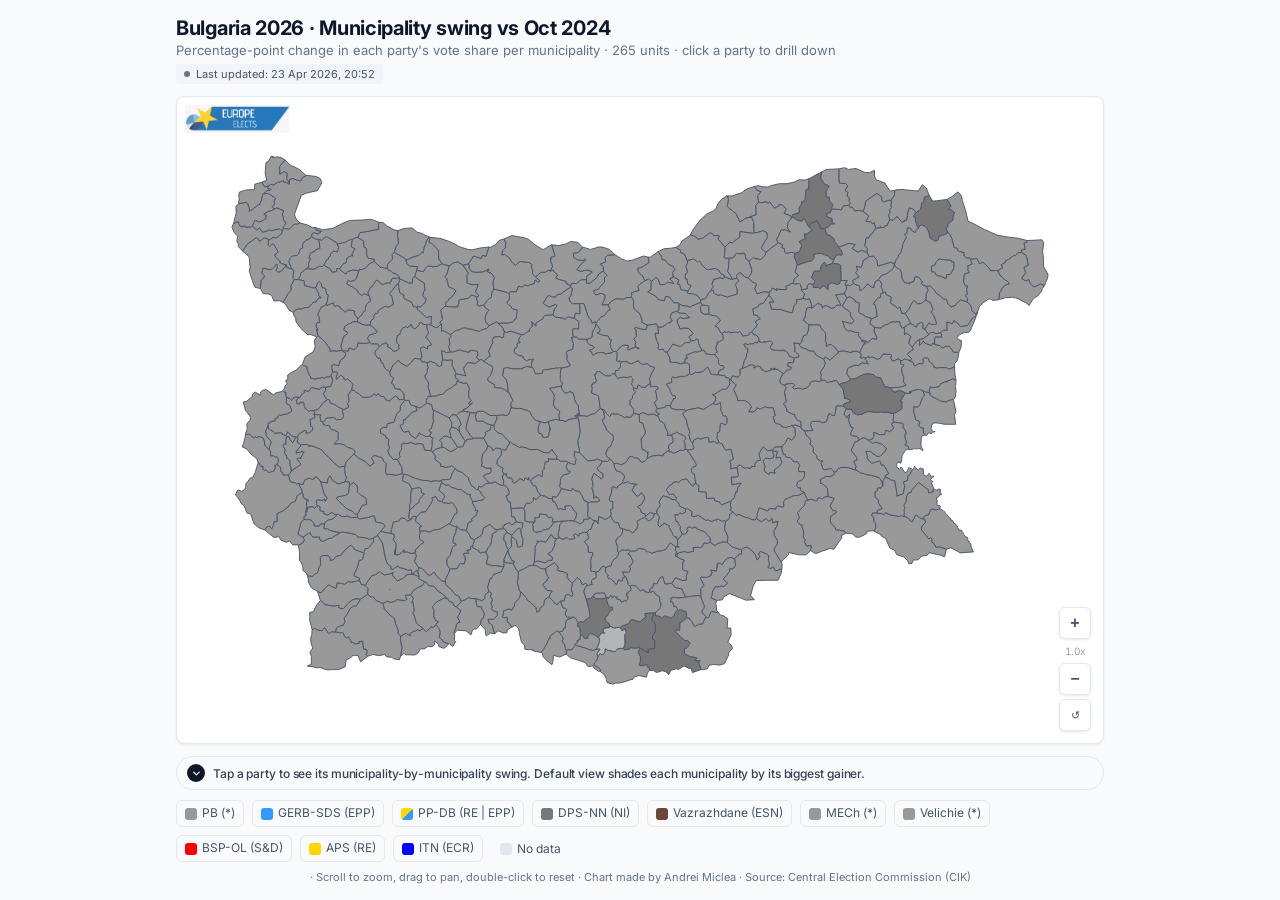
<file: municipality-swing.html>
<!DOCTYPE html>
<html lang="en">
<head>
<meta charset="UTF-8">
<meta name="viewport" content="width=device-width, initial-scale=1.0">
<title>Bulgaria 2026 – Municipality Swing vs 2024</title>
<link rel="preconnect" href="https://fonts.googleapis.com">
<link href="https://fonts.googleapis.com/css2?family=Inter:wght@400;500;600;700&display=swap" rel="stylesheet">
<link rel="stylesheet" href="assets/map.css">
<style>
  .swing-legend-gradient {
    display: flex; align-items: center; gap: 10px; margin-top: 10px;
    font-size: 11px; color: #64748B; font-variant-numeric: tabular-nums;
  }
  .swing-legend-gradient .bar {
    flex: 1; max-width: 320px; height: 10px; border-radius: 3px;
    border: 1px solid #E2E8F0;
  }
  .empty-state {
    position: absolute; inset: 0; display: flex; align-items: center; justify-content: center;
    pointer-events: none; font-size: 12px; color: #94A3B8; font-style: italic; text-align: center;
    padding: 20px;
  }
  #tooltip h3 .bg-name { font-size: 12px; font-weight: 400; color: #64748B; margin-left: 6px; }
</style>
</head>
<body>
<div class="container">
  <div class="header">
        <h1>Bulgaria 2026 · Municipality swing vs Oct 2024</h1>
    <div class="subtitle">Percentage-point change in each party's vote share per municipality · 265 units · click a party to drill down</div>
    <div class="status-row">
      <span class="last-updated" id="lastUpdated">Last updated: –</span>
      <span class="counted-pill" id="countedPill"></span>
    </div>
  </div>
  <div id="map-container" style="overflow:hidden">
    <div class="map-logo"><img src="logo.png?v=2" alt="Europe Elects"></div>
    <svg id="map" viewBox="0 0 1000 600" preserveAspectRatio="xMidYMid meet"></svg>
    <div id="emptyState" class="empty-state" style="display:none"></div>
    <div id="tooltip"></div>
    <div class="zoom-controls">
      <button class="zoom-btn" id="zoomIn" title="Zoom in">+</button>
      <div class="zoom-level" id="zoomLevel">1.0x</div>
      <button class="zoom-btn" id="zoomOut" title="Zoom out">−</button>
      <button class="zoom-btn reset" id="zoomReset" title="Reset view">↺</button>
    </div>
  </div>
  <div class="cta" role="note">
    <span class="cta-arrow" aria-hidden="true"><svg viewBox="0 0 24 24" fill="none" stroke="currentColor" stroke-width="2.5" stroke-linecap="round" stroke-linejoin="round"><polyline points="6 9 12 15 18 9"/></svg></span>
    <span>Tap a party to see its municipality-by-municipality swing. Default view shades each municipality by its biggest gainer.</span>
  </div>
  <div class="legend" id="legend"></div>
  <div class="swing-legend-gradient" id="swingLegend" style="display:none">
    <span id="swLossLabel">−</span>
    <div class="bar" id="swBar"></div>
    <span id="swGainLabel">+</span>
  </div>
  <div class="footer">· Scroll to zoom, drag to pan, double-click to reset · Chart made by Andrei Miclea · Source: Central Election Commission (CIK)</div>
</div>

<script src="assets/map-utils.js"></script>
<script>
(function () {
  const { isLightFill, cssId, bbox, makeProjection, featurePath,
          autoRefresh, formatTs, setCountedPill, setLiveDot } = window.EE;
  const SVG_W = 1000, SVG_H = 600;
  const NO_DATA_COLOR = '#E2E8F0';
  const PARTIES = {};
  const PARTY_ORDER = [];
  const PATHS = {}, META = {};
  let BASELINE = null, live = {};
  let currentView = 'biggest';

  const BASE_KEY_MAP = {
    'GERB-SDS':'gerb', 'PB':'pb', 'PP-DB':'ppdb', 'Vazrazhdane':'vaz', 'DPS-NN':'dps',
    'BSP-OL':'bsp', 'ITN':'itn', 'APS':'aps', 'MECh':'mech', 'Velichie':'vel',
  };

  async function init() {
    const [geo, baseline] = await Promise.all([
      fetch('bg-municipalities.json').then(r => r.json()),
      fetch('baseline_2024_municipalities.json').then(r => r.json()),
    ]);
    BASELINE = baseline;
    const bx = bbox(geo.features);
    const proj = makeProjection(bx, SVG_W, SVG_H);
    geo.features.forEach(f => {
      const id = f.properties.nuts4 || f.properties.id;
      META[id] = { name: f.properties.name, name_en: baseline[id]?.name_en || f.properties.name };
      PATHS[id] = featurePath(f, proj);
    });

    // Build party registry from baseline (we don't have results_live party meta
    // until the post-count parser writes results_live_municipalities.json)
    // Seed with the same 9 parties the oblast page uses. Fetch oblast results
    // to pull colour metadata.
    try {
      const obD = await fetch('results_live.json?' + Date.now()).then(r => r.json());
      obD.parties.forEach(p => {
        const base = BASE_KEY_MAP[p.key];
        if (!base) return;
        PARTIES[p.key] = { color: p.color, color2: p.color2 || null, name: p.name, base };
        PARTY_ORDER.push(p.key);
      });
    } catch (e) {}
    buildLegend();

    await refresh();
    autoRefresh(refresh, 60000);
  }

  async function refresh() {
    try {
      const d = await fetch('results_live_municipalities.json?' + Date.now()).then(r => r.json());
      // Same seed-guard as the oblast swing: only render arrows when real 2026 data has started arriving.
      live = (d.seedData || d.processingPctDomestic === 0) ? {} : (d.municipalityList || {});
      const el = document.getElementById('lastUpdated');
      el.textContent = 'Last updated: ' + formatTs(d.lastUpdated);
      setLiveDot(el, d.processingPctDomestic > 0 && d.processingPctDomestic < 100);
      setCountedPill(document.getElementById('countedPill'), d.processingPctDomestic);
    } catch (e) {
      live = {};
      document.getElementById('lastUpdated').textContent = 'Awaiting post-count data';
      document.getElementById('countedPill').style.display = 'none';
    }
    render();
  }

  function computeSwing(id, partyKey) {
    const base = BASELINE[id];
    const cur = live[id];
    if (!base || !cur) return null;
    const p = PARTIES[partyKey];
    if (!p) return null;
    const before = base[p.base];
    const after = cur[partyKey];
    if (typeof before !== 'number' || typeof after !== 'number') return null;
    return +(after - before).toFixed(2);
  }
  function biggestGainer(id) {
    let best = null;
    for (const key of PARTY_ORDER) {
      const s = computeSwing(id, key);
      if (s === null) continue;
      if (!best || s > best.delta) best = { party: key, delta: s };
    }
    return best && best.delta > 0 ? best : null;
  }
  function hexToRgb(h) {
    h = h.replace('#', '');
    return { r: parseInt(h.slice(0, 2), 16), g: parseInt(h.slice(2, 4), 16), b: parseInt(h.slice(4, 6), 16) };
  }
  function swingShade(delta, partyColor) {
    if (delta === null) return NO_DATA_COLOR;
    const t = Math.max(-1, Math.min(1, delta / 10));
    if (t === 0) return '#F8FAFC';
    if (t > 0) {
      const b = hexToRgb(partyColor);
      return `rgb(${Math.round(248+(b.r-248)*t)},${Math.round(250+(b.g-250)*t)},${Math.round(252+(b.b-252)*t)})`;
    }
    const t2 = -t;
    return `rgb(${Math.round(248+(100-248)*t2)},${Math.round(250+(116-250)*t2)},${Math.round(252+(139-252)*t2)})`;
  }

  function render() {
    const svg = document.getElementById('map');
    const ns = 'http://www.w3.org/2000/svg';
    svg.innerHTML = '';

    const defs = document.createElementNS(ns, 'defs');
    for (const [key, p] of Object.entries(PARTIES)) {
      if (!p.color2) continue;
      const pat = document.createElementNS(ns, 'pattern');
      pat.setAttribute('id', 'split-' + cssId(key));
      pat.setAttribute('patternUnits', 'userSpaceOnUse');
      pat.setAttribute('width', '10'); pat.setAttribute('height', '10');
      pat.setAttribute('patternTransform', 'rotate(45)');
      const r1 = document.createElementNS(ns, 'rect'); r1.setAttribute('x','0'); r1.setAttribute('y','0'); r1.setAttribute('width','5'); r1.setAttribute('height','10'); r1.setAttribute('fill', p.color);
      const r2 = document.createElementNS(ns, 'rect'); r2.setAttribute('x','5'); r2.setAttribute('y','0'); r2.setAttribute('width','5'); r2.setAttribute('height','10'); r2.setAttribute('fill', p.color2);
      pat.appendChild(r1); pat.appendChild(r2); defs.appendChild(pat);
    }
    svg.appendChild(defs);

    const ids = Object.keys(PATHS);
    let anySwing = false;
    const singleParty = currentView !== 'biggest' ? currentView : null;

    ids.forEach(id => {
      let fill, fillOpacity = null;
      if (singleParty) {
        const d = computeSwing(id, singleParty);
        if (d !== null) anySwing = true;
        const sp = PARTIES[singleParty];
        if (sp && sp.color2) {
          fill = `url(#split-${cssId(singleParty)})`;
          fillOpacity = d !== null ? Math.max(0.1, Math.min(1, Math.abs(d) / 10)) : 0.05;
        } else {
          fill = swingShade(d, sp.color);
        }
      } else {
        const best = biggestGainer(id);
        if (best) {
          anySwing = true;
          const p2 = PARTIES[best.party];
          const mag = Math.min(1, best.delta / 10);
          if (p2.color2) {
            fill = `url(#split-${cssId(best.party)})`;
            fillOpacity = Math.max(0.15, mag);
          } else {
            const b = hexToRgb(p2.color);
            fill = `rgb(${Math.round(248+(b.r-248)*mag)},${Math.round(250+(b.g-250)*mag)},${Math.round(252+(b.b-252)*mag)})`;
          }
        } else {
          fill = NO_DATA_COLOR;
        }
      }
      const p = document.createElementNS(ns, 'path');
      p.setAttribute('d', PATHS[id]); p.setAttribute('class', 'county'); p.setAttribute('fill', fill);
      if (fillOpacity !== null) p.setAttribute('fill-opacity', fillOpacity);
      p.addEventListener('mouseenter', e => showTooltip(e, id));
      p.addEventListener('mousemove', moveTooltip);
      p.addEventListener('mouseleave', () => document.getElementById('tooltip').style.display = 'none');
      svg.appendChild(p);
    });

    const es = document.getElementById('emptyState');
    if (!anySwing) {
      es.style.display = 'flex';
      es.innerHTML = 'Awaiting post-count municipality data.<br>CIK publishes per-municipality results only after the preliminary count is complete (~2–5 days after 19 April).';
    } else {
      es.style.display = 'none';
    }

    const swLegend = document.getElementById('swingLegend');
    if (singleParty) {
      const p = PARTIES[singleParty];
      swLegend.style.display = 'flex';
      document.getElementById('swLossLabel').textContent = '−10pp';
      document.getElementById('swGainLabel').textContent = '+10pp';
      document.getElementById('swBar').style.background = `linear-gradient(to right, rgb(100,116,139), #F8FAFC, ${p.color})`;
    } else {
      swLegend.style.display = 'none';
    }

    if (window.EE && window.EE.enableZoomPan) window.EE.enableZoomPan(svg, { controls: { zoomIn: 'zoomIn', zoomOut: 'zoomOut', zoomReset: 'zoomReset', zoomLevel: 'zoomLevel' }, maxK: 16 });
  }

  function showTooltip(e, id) {
    const tt = document.getElementById('tooltip');
    const m = META[id] || {};
    const base = BASELINE[id];
    const cur = live[id];
    let html = `<h3>${m.name_en || id}${m.name && m.name !== m.name_en ? ` <span class="bg-name">${m.name}</span>` : ''}</h3>`;
    if (!base || !cur) {
      html += '<div class="no-data">No 2026 data yet</div>';
    } else {
      const rows = PARTY_ORDER.map(key => {
        const p = PARTIES[key];
        const before = base[p.base];
        const after = cur[key];
        const delta = (typeof before === 'number' && typeof after === 'number') ? +(after - before).toFixed(2) : null;
        return { key, p, before, after, delta };
      }).sort((a, b) => Math.abs(b.delta ?? 0) - Math.abs(a.delta ?? 0));
      for (const r of rows) {
        const active = currentView === r.key;
        const deltaStr = r.delta === null ? '—' : (r.delta > 0 ? '+' : '') + r.delta.toFixed(2) + 'pp';
        const deltaColor = r.delta === null ? '#94A3B8'
          : r.delta > 0.05 ? '#1D4ED8'
          : r.delta < -0.05 ? '#64748B' : '#334155';
        html += `<div class="bar-row" style="${active ? 'font-weight:700;' : ''}">
          <div class="bar-label" style="color:${r.p.color}">${r.key}${active ? ' ●' : ''}</div>
          <div class="bar-pct" style="min-width:60px">${typeof r.before === 'number' ? r.before.toFixed(1)+'%' : '—'} →</div>
          <div class="bar-pct" style="min-width:60px">${typeof r.after === 'number' ? r.after.toFixed(1)+'%' : '—'}</div>
          <div class="bar-pct" style="color:${deltaColor};min-width:56px;font-weight:600">${deltaStr}</div></div>`;
      }
    }
    tt.innerHTML = html; tt.style.display = 'block';
    tt.style.minWidth = '340px';
    moveTooltip(e);
  }
  function moveTooltip(e) {
    const tt = document.getElementById('tooltip');
    const rect = document.getElementById('map-container').getBoundingClientRect();
    let left = e.clientX - rect.left + 15;
    if (left + 350 > rect.width) left = e.clientX - rect.left - 350;
    tt.style.left = left + 'px'; tt.style.top = (e.clientY - rect.top - 10) + 'px';
  }

  function buildLegend() {
    const lg = document.getElementById('legend');
    lg.innerHTML = '';
    for (const key of PARTY_ORDER) {
      const p = PARTIES[key];
      const btn = document.createElement('button');
      btn.type = 'button';
      btn.className = 'legend-item clickable' + (currentView === key ? ' active' : '');
      btn.dataset.party = key;
      const sw = p.color2
        ? `linear-gradient(135deg, ${p.color} 0 50%, ${p.color2} 50% 100%)`
        : p.color;
      btn.innerHTML = `<div class="legend-swatch" style="background:${sw}"></div>${p.name}`;
      btn.onclick = () => {
        currentView = currentView === key ? 'biggest' : key;
        document.querySelectorAll('.legend-item.clickable').forEach(el =>
          el.classList.toggle('active', el.dataset.party === currentView));
        render();
      };
      lg.appendChild(btn);
    }
    const nd = document.createElement('div');
    nd.className = 'legend-item';
    nd.innerHTML = `<div class="legend-swatch" style="background:${NO_DATA_COLOR}"></div>No data`;
    lg.appendChild(nd);
  }

  init();
})();
</script>
</body>
</html>
</file>
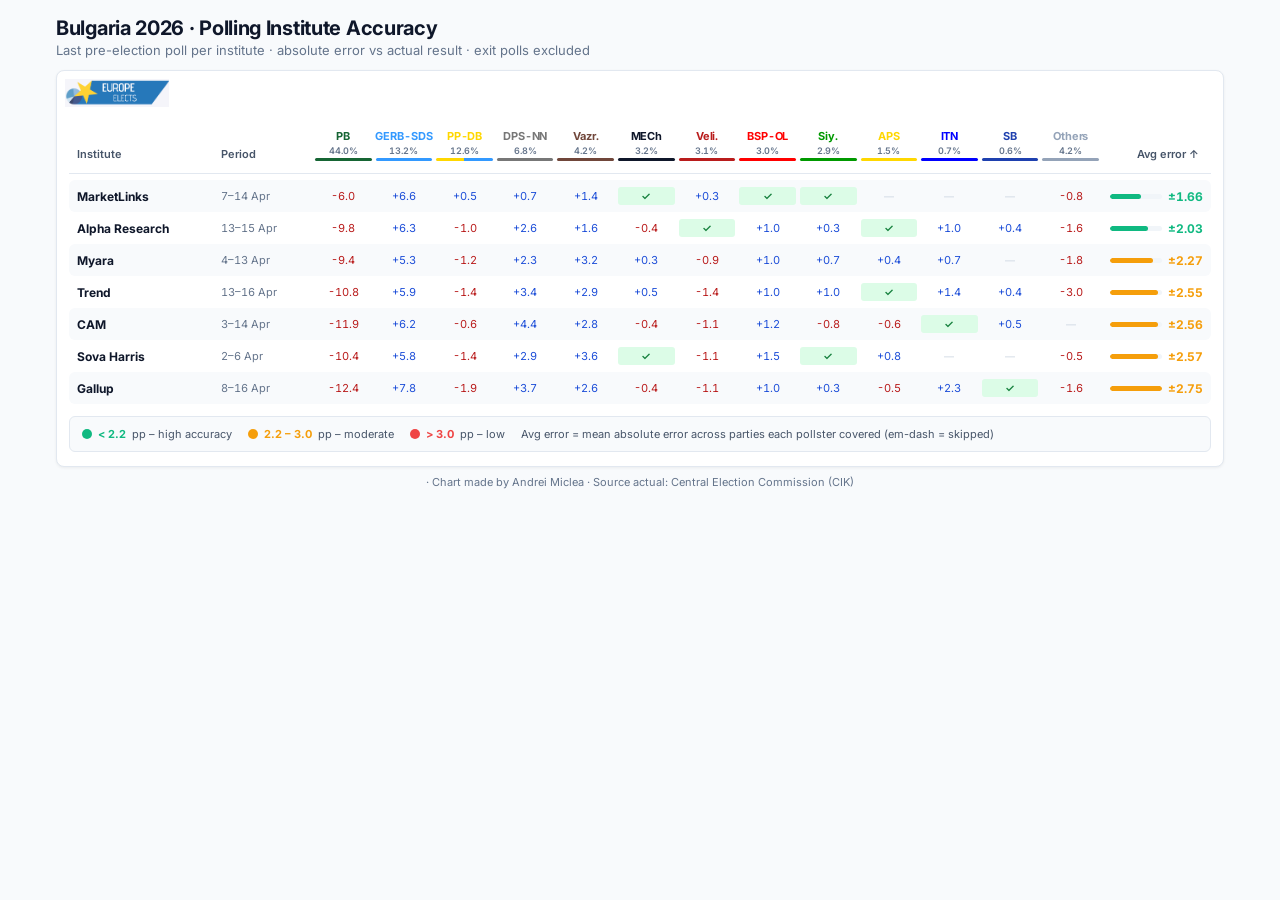
<file: polling-accuracy.html>
<!DOCTYPE html>
<html lang="en">
<head>
<meta charset="UTF-8">
<meta name="viewport" content="width=device-width, initial-scale=1.0">
<title>Bulgaria 2026 – Polling Institute Accuracy</title>
<link rel="preconnect" href="https://fonts.googleapis.com">
<link href="https://fonts.googleapis.com/css2?family=Inter:wght@400;500;600;700&display=swap" rel="stylesheet">
<link rel="stylesheet" href="assets/map.css">
<style>
  html, body { height: auto; overflow: auto; }
  body { display: block; }
  .container { max-width: 1200px; flex: none; display: block; }
  .viz-container { flex: none; padding: 14px 12px; }

  /* Header result row */
  .accuracy-header {
    display: grid; grid-template-columns: 140px 90px repeat(var(--cols, 10), minmax(54px, 1fr)) 100px;
    gap: 4px; align-items: end; padding: 10px 8px 12px 8px;
    border-bottom: 1px solid #E2E8F0; margin-bottom: 6px;
  }
  .accuracy-header .hdr-institute { font-size: 11px; font-weight: 600; color: #475569; }
  .accuracy-header .hdr-period { font-size: 11px; font-weight: 600; color: #475569; }
  .accuracy-header .hdr-err { font-size: 11px; font-weight: 600; color: #475569; text-align: right; padding-right: 4px; }
  .accuracy-header .party-col {
    display: flex; flex-direction: column; align-items: center; gap: 2px;
    font-size: 10px; font-variant-numeric: tabular-nums;
  }
  .party-col .pc-name { font-weight: 700; font-size: 11px; letter-spacing: -0.1px; white-space: nowrap; }
  .party-col .pc-actual { font-size: 9px; font-weight: 600; color: #64748B; }
  .party-col .pc-underline { width: 100%; height: 3px; border-radius: 2px; }

  /* Pollster row */
  .pa-row {
    display: grid; grid-template-columns: 140px 90px repeat(var(--cols, 10), minmax(54px, 1fr)) 100px;
    gap: 4px; align-items: center; padding: 7px 8px; border-radius: 6px;
    font-variant-numeric: tabular-nums;
  }
  .pa-row:nth-child(even) { background: #F8FAFC; }
  .pa-institute { font-size: 12px; font-weight: 700; color: #0F172A; }
  .pa-period    { font-size: 11px; color: #64748B; white-space: nowrap; }
  .pa-cell {
    font-size: 11px; text-align: center; padding: 2px 0; border-radius: 3px;
    color: #0F172A;
  }
  .pa-cell.na { color: #CBD5E1; font-size: 10px; }
  .pa-cell.pos { color: #1D4ED8; }
  .pa-cell.neg { color: #B91C1C; }
  .pa-cell.accurate {
    background: #DCFCE7; color: #15803D; font-weight: 600;
    display: inline-flex; align-items: center; justify-content: center;
  }
  .pa-mae {
    display: flex; align-items: center; justify-content: flex-end; gap: 6px;
    font-size: 12px; font-weight: 700;
  }
  .mae-bar {
    flex: 1; max-width: 52px; height: 5px; border-radius: 3px;
    background: #F1F5F9; overflow: hidden;
  }
  .mae-bar-fill { height: 100%; border-radius: 3px; transition: width .6s ease; }
  .mae-text { min-width: 34px; text-align: right; font-variant-numeric: tabular-nums; }

  /* Colour bands matching Romanian pattern */
  .c-good { color: #10B981; }
  .c-ok   { color: #F59E0B; }
  .c-bad  { color: #EF4444; }
  .bg-good { background: #10B981; }
  .bg-ok   { background: #F59E0B; }
  .bg-bad  { background: #EF4444; }

  .legend-note {
    display: flex; gap: 16px; flex-wrap: wrap;
    margin-top: 12px; padding: 10px 12px;
    background: #F8FAFC; border: 1px solid #E2E8F0; border-radius: 6px;
    font-size: 11px; color: #475569;
  }
  .legend-note .item { display: inline-flex; align-items: center; gap: 6px; }
  .legend-note .dot { width: 10px; height: 10px; border-radius: 50%; }

  @media (max-width: 900px) {
    .container { max-width: 100%; padding: 10px 8px; }
    .accuracy-header, .pa-row { grid-template-columns: 100px 70px repeat(var(--cols, 10), minmax(40px, 1fr)) 80px; gap: 2px; }
    .pa-cell { font-size: 10px; }
    .accuracy-header .party-col { font-size: 9px; }
    .party-col .pc-name { font-size: 10px; }
  }
</style>
</head>
<body>
<div class="container">
  <div class="header">
    <h1>Bulgaria 2026 · Polling Institute Accuracy</h1>
    <div class="subtitle">Last pre-election poll per institute · absolute error vs actual result · exit polls excluded</div>
  </div>
  <div class="viz-container">
    <div class="map-logo"><img src="logo.png?v=2" alt="Europe Elects"></div>
    <div id="list" style="padding-top: 34px;"></div>
    <div class="legend-note">
      <div class="item"><span class="dot bg-good"></span><strong class="c-good">&lt; 2.2</strong> pp – high accuracy</div>
      <div class="item"><span class="dot bg-ok"></span><strong class="c-ok">2.2 – 3.0</strong> pp – moderate</div>
      <div class="item"><span class="dot bg-bad"></span><strong class="c-bad">&gt; 3.0</strong> pp – low</div>
      <div class="item">Avg error = mean absolute error across parties each pollster covered (em-dash = skipped)</div>
    </div>
  </div>
  <div class="footer">· Chart made by Andrei Miclea · Source actual: Central Election Commission (CIK)</div>
</div>
<script>
(function () {
  // --- Actual results (rounded to the tenth, as reported by CIK at 98.33%+) ---
  // Parties ordered by actual share (largest → smallest), so the header reads
  // like a standings table.
  const PARTIES = [
    { key: 'PB',         name: 'PB',       color: '#166534', actual: 44.0 },  // Progresivna Bulgaria, custom dark green
    { key: 'GERB-SDS',   name: 'GERB-SDS', color: '#3399FF', actual: 13.2 },
    { key: 'PP-DB',      name: 'PP-DB',    color: '#FFD700', color2: '#3399FF', actual: 12.6 },
    { key: 'DPS',        name: 'DPS-NN',   color: '#777777', actual: 6.8 },
    { key: 'Vaz',        name: 'Vazr.',    color: '#70463A', actual: 4.2 },
    { key: 'MECh',       name: 'MECh',     color: '#0F172A', actual: 3.2 },
    { key: 'Veli',       name: 'Veli.',   color: '#B91C1C', actual: 3.1 },
    { key: 'BSP-OL',     name: 'BSP-OL',   color: '#FF0000', actual: 3.0 },
    { key: 'Siy',        name: 'Siy.',    color: '#009900', actual: 2.9 },
    { key: 'APS',        name: 'APS',      color: '#FFD700', actual: 1.5 },
    { key: 'ITN',        name: 'ITN',      color: '#0000FF', actual: 0.7 },
    { key: 'SB',         name: 'SB',       color: '#1E40AF', actual: 0.6 },
    { key: 'Others',     name: 'Others',   color: '#94A3B8', actual: 4.2 },
  ];
  document.documentElement.style.setProperty('--cols', PARTIES.length);

  // --- Last pre-election poll per pollster (exit polls of 19 Apr excluded) ---
  const POLLS = [
    { institute: 'Alpha Research', period: '13–15 Apr', data: { 'GERB-SDS':19.5,'PP-DB':11.6,'Vaz':5.8,'DPS':9.4,'BSP-OL':4.0,'APS':1.3,'ITN':1.7,'MECh':2.8,'Veli':2.9,'SB':1.0,'PB':34.2,'Siy':3.2,'Others':2.6 } },
    { institute: 'Myara',          period: '4–13 Apr',  data: { 'GERB-SDS':18.5,'PP-DB':11.4,'Vaz':7.4,'DPS':9.1,'BSP-OL':4.0,'APS':1.9,'ITN':1.4,'MECh':3.5,'Veli':2.2,'PB':34.6,'Siy':3.6,'Others':2.4 } },
    { institute: 'Trend',          period: '13–16 Apr', data: { 'GERB-SDS':19.1,'PP-DB':11.2,'Vaz':7.1,'DPS':10.2,'BSP-OL':4.0,'APS':1.6,'ITN':2.1,'MECh':3.7,'Veli':1.7,'SB':1.0,'PB':33.2,'Siy':3.9,'Others':1.2 } },
    { institute: 'CAM',            period: '3–14 Apr',  data: { 'GERB-SDS':19.4,'PP-DB':12.0,'Vaz':7.0,'DPS':11.2,'BSP-OL':4.2,'APS':0.9,'ITN':0.9,'MECh':2.8,'Veli':2.0,'SB':1.1,'PB':32.1,'Siy':2.1 } },
    { institute: 'Sova Harris',    period: '2–6 Apr',   data: { 'GERB-SDS':19.0,'PP-DB':11.2,'Vaz':7.8,'DPS':9.7,'BSP-OL':4.5,'APS':2.3,'MECh':3.1,'Veli':2.0,'PB':33.6,'Siy':3.1,'Others':3.7 } },
    { institute: 'MarketLinks',    period: '7–14 Apr',  data: { 'GERB-SDS':19.8,'PP-DB':13.1,'Vaz':5.6,'DPS':7.5,'BSP-OL':3.0,'MECh':3.1,'Veli':3.4,'PB':38.0,'Siy':3.1,'Others':3.4 } },
    { institute: 'Gallup',         period: '8–16 Apr',  data: { 'GERB-SDS':21.0,'PP-DB':10.7,'Vaz':6.8,'DPS':10.5,'BSP-OL':4.0,'APS':1.0,'ITN':3.0,'MECh':2.8,'Veli':2.0,'SB':0.8,'PB':31.6,'Siy':3.2,'Others':2.6 } },
  ];

  // --- Compute MAE per pollster ---
  for (const p of POLLS) {
    const errs = [];
    for (const party of PARTIES) {
      const v = p.data[party.key];
      if (typeof v === 'number') errs.push(Math.abs(v - party.actual));
    }
    p.errs = errs;
    p.mae = errs.length ? errs.reduce((a,b) => a+b, 0) / errs.length : null;
    p.covered = errs.length;
  }
  POLLS.sort((a, b) => (a.mae ?? 99) - (b.mae ?? 99));
  const maxMae = Math.max(...POLLS.map(p => p.mae || 0));

  function colorClass(mae) {
    if (mae < 2.2) return 'good';
    if (mae < 3.0) return 'ok';
    return 'bad';
  }

  function render() {
    const list = document.getElementById('list');
    list.innerHTML = '';

    // Header row
    const hdr = document.createElement('div');
    hdr.className = 'accuracy-header';
    let html = `
      <div class="hdr-institute">Institute</div>
      <div class="hdr-period">Period</div>`;
    for (const party of PARTIES) {
      const barFill = party.color2
        ? `linear-gradient(90deg, ${party.color} 0 50%, ${party.color2} 50% 100%)`
        : party.color;
      html += `<div class="party-col">
        <div class="pc-name" style="color:${party.color2 ? party.color : party.color}">${party.name}</div>
        <div class="pc-actual">${party.actual.toFixed(1)}%</div>
        <div class="pc-underline" style="background:${barFill}"></div>
      </div>`;
    }
    html += `<div class="hdr-err">Avg error ↑</div>`;
    hdr.innerHTML = html;
    list.appendChild(hdr);

    // Pollster rows
    POLLS.forEach(p => {
      const row = document.createElement('div');
      row.className = 'pa-row';
      let html = `
        <div class="pa-institute">${p.institute}</div>
        <div class="pa-period">${p.period}</div>`;
      for (const party of PARTIES) {
        const v = p.data[party.key];
        if (typeof v !== 'number') {
          html += `<div class="pa-cell na">—</div>`;
        } else {
          const delta = +(v - party.actual).toFixed(1);
          if (Math.abs(delta) < 0.3) {
            html += `<div class="pa-cell accurate" title="${v.toFixed(1)}% vs actual ${party.actual.toFixed(1)}%">✓</div>`;
          } else {
            const sign = delta > 0 ? '+' : '';
            const cls = delta > 0 ? 'pos' : 'neg';
            html += `<div class="pa-cell ${cls}" title="${v.toFixed(1)}% (Δ ${sign}${delta.toFixed(1)}pp)">${sign}${delta.toFixed(1)}</div>`;
          }
        }
      }
      const band = colorClass(p.mae);
      const width = ((p.mae / maxMae) * 100).toFixed(0);
      html += `<div class="pa-mae">
        <div class="mae-bar"><div class="mae-bar-fill bg-${band}" style="width:${width}%"></div></div>
        <span class="mae-text c-${band}">±${p.mae.toFixed(2)}</span>
      </div>`;
      row.innerHTML = html;
      list.appendChild(row);
    });
  }

  render();
})();
</script>
</body>
</html>
</file>
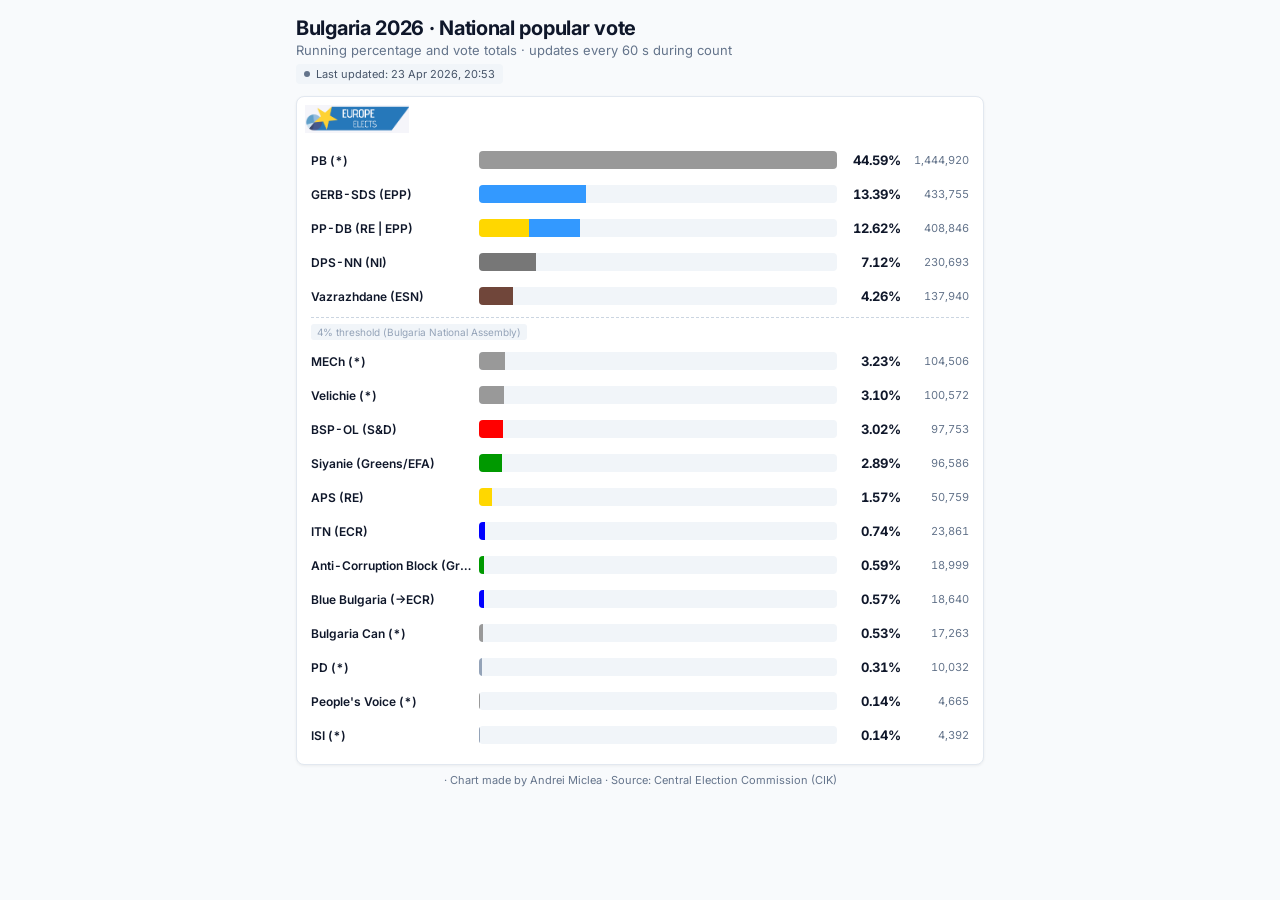
<file: popular-vote.html>
<!DOCTYPE html>
<html lang="en">
<head>
<meta charset="UTF-8">
<meta name="viewport" content="width=device-width, initial-scale=1.0">
<title>Bulgaria 2026 – National Popular Vote</title>
<link rel="preconnect" href="https://fonts.googleapis.com">
<link href="https://fonts.googleapis.com/css2?family=Inter:wght@400;500;600;700&display=swap" rel="stylesheet">
<link rel="stylesheet" href="assets/map.css">
<style>
  html, body { height: auto; overflow: auto; }
  body { display: block; }
  .container { max-width: 720px; flex: none; display: block; }
  .viz-container { flex: none; }
  .pv-row {
    display: grid; grid-template-columns: 160px 1fr 56px 60px; gap: 8px;
    align-items: center; padding: 8px 10px; border-radius: 6px;
    font-variant-numeric: tabular-nums;
  }
  .pv-row:hover { background: #F8FAFC; }
  .pv-name { font-size: 12px; font-weight: 600; color: #0F172A; white-space: nowrap; overflow: hidden; text-overflow: ellipsis; }
  .pv-bar-container { height: 18px; background: #F1F5F9; border-radius: 4px; overflow: hidden; position: relative; min-width: 0; }
  .pv-bar-fill { height: 100%; transition: width .4s ease; }
  .pv-pct { font-size: 13px; font-weight: 700; color: #0F172A; text-align: right; }
  .pv-votes { font-size: 11px; color: #64748B; text-align: right; }
  .threshold-line {
    position: relative; margin: 4px 10px; padding-top: 4px;
    border-top: 1px dashed #CBD5E1;
    font-size: 10px; color: #94A3B8;
  }
  .threshold-line span { display: inline-block; padding: 2px 6px; background: #F1F5F9; border-radius: 3px; margin-top: 2px; }

  /* ── Mobile: stack name + bar vertically ── */
  @media (max-width: 520px) {
    .pv-row {
      grid-template-columns: 1fr auto auto;
      grid-template-rows: auto auto;
      gap: 4px 8px;
      padding: 8px;
    }
    .pv-name { grid-column: 1; grid-row: 1; font-size: 11px; }
    .pv-pct  { grid-column: 2; grid-row: 1; font-size: 12px; }
    .pv-votes { grid-column: 3; grid-row: 1; font-size: 10px; }
    .pv-bar-container { grid-column: 1 / -1; grid-row: 2; height: 14px; }
  }
</style>
</head>
<body>
<div class="container">
  <div class="header">
        <h1>Bulgaria 2026 · National popular vote</h1>
    <div class="subtitle">Running percentage and vote totals · updates every 60 s during count</div>
    <div class="status-row">
      <span class="last-updated" id="lastUpdated">Last updated: –</span>
      <span class="counted-pill" id="countedPill"></span>
    </div>
  </div>
  <div class="viz-container" style="padding: 12px 4px 12px 4px;">
    <div class="map-logo"><img src="logo.png?v=2" alt="Europe Elects"></div>
    <div id="list" style="padding-top: 34px;"></div>
  </div>
  <div class="footer">· Chart made by Andrei Miclea · Source: Central Election Commission (CIK)</div>
</div>
<script src="assets/map-utils.js"></script>
<script>
(function () {
  const { loadResults, autoRefresh, formatTs, setCountedPill, setLiveDot } = window.EE;

  async function refresh() {
    const d = await loadResults('results_live.json');
    document.getElementById('lastUpdated').textContent = 'Last updated: ' + formatTs(d.lastUpdated);
    setLiveDot(document.getElementById('lastUpdated'), d.processingPctDomestic < 100);
    setCountedPill(document.getElementById('countedPill'), d.processingPctDomestic);
    render(d.allParties || d.parties || []);
  }

  function render(parties) {
    const max = Math.max(0.01, ...parties.map(p => p.national_pct));
    const list = document.getElementById('list');
    list.innerHTML = '';
    let thresholdInserted = false;
    parties.forEach(p => {
      if (!thresholdInserted && p.national_pct < 4) {
        const div = document.createElement('div');
        div.className = 'threshold-line';
        div.innerHTML = '<span>4% threshold (Bulgaria National Assembly)</span>';
        list.appendChild(div);
        thresholdInserted = true;
      }
      const row = document.createElement('div');
      row.className = 'pv-row';
      const barFill = p.color2
        ? `linear-gradient(90deg, ${p.color} 0 50%, ${p.color2} 50% 100%)`
        : p.color;
      const width = (p.national_pct / max * 100).toFixed(1);
      row.innerHTML = `
        <div class="pv-name">${p.name}</div>
        <div class="pv-bar-container"><div class="pv-bar-fill" style="width:${width}%;background:${barFill}"></div></div>
        <div class="pv-pct">${p.national_pct.toFixed(2)}%</div>
        <div class="pv-votes">${p.national_votes.toLocaleString('en-GB')}</div>`;
      list.appendChild(row);
    });
  }

  refresh();
  autoRefresh(refresh, 60000);
})();
</script>
</body>
</html>
</file>
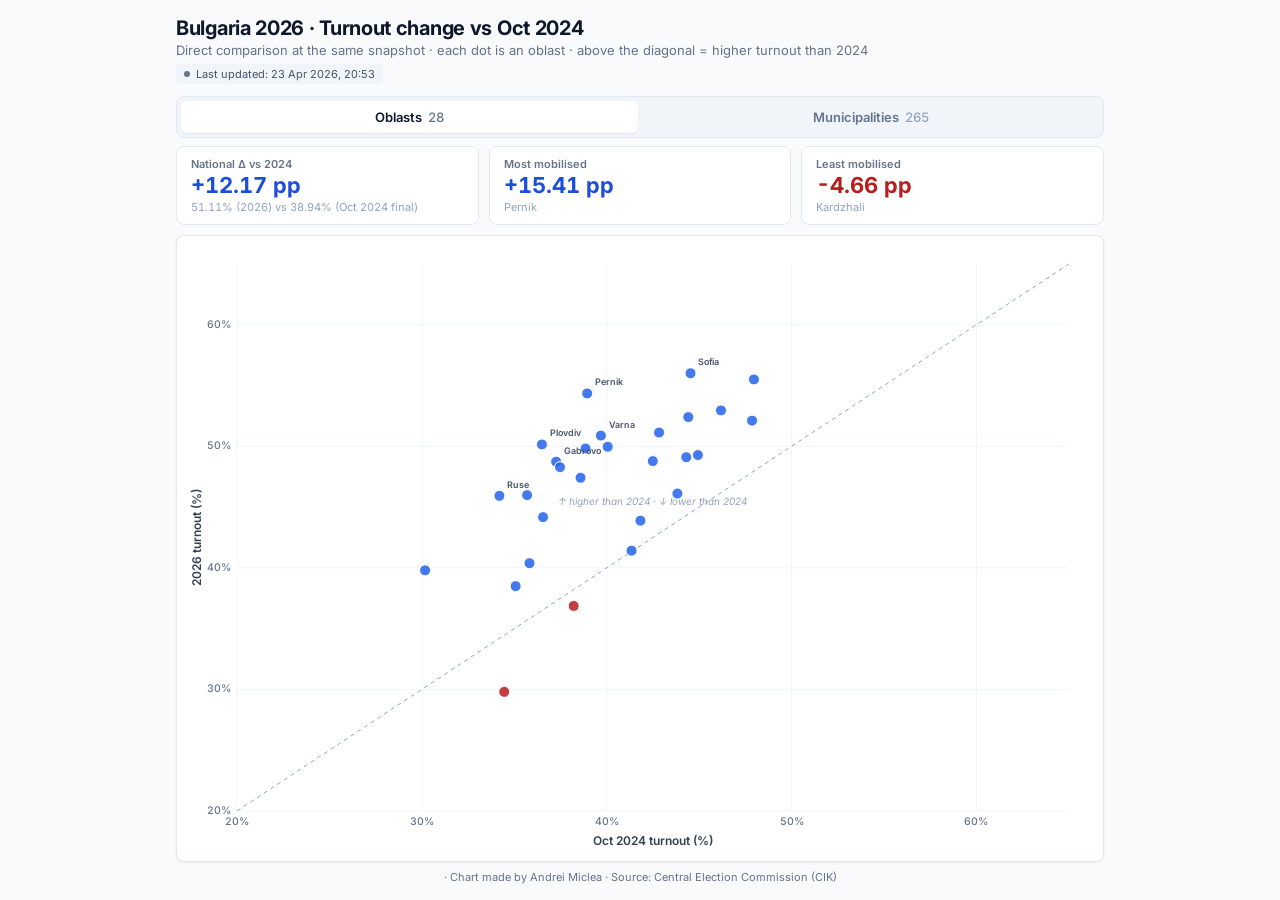
<file: turnout-change.html>
<!DOCTYPE html>
<html lang="en">
<head>
<meta charset="UTF-8">
<meta name="viewport" content="width=device-width, initial-scale=1.0">
<title>Bulgaria 2026 – Turnout change vs 2024</title>
<link rel="preconnect" href="https://fonts.googleapis.com">
<link href="https://fonts.googleapis.com/css2?family=Inter:wght@400;500;600;700&display=swap" rel="stylesheet">
<link rel="stylesheet" href="assets/map.css">
<style>
  .tabs {
    display: flex; gap: 4px; margin-bottom: 8px;
    background: #F1F5F9; padding: 4px; border-radius: 8px;
    border: 1px solid #E2E8F0;
  }
  .tab {
    flex: 1; padding: 8px 14px; border: none; background: transparent;
    font-family: inherit; font-size: 13px; font-weight: 600; color: #64748B;
    border-radius: 6px; cursor: pointer; transition: background .15s, color .15s;
    display: flex; align-items: center; justify-content: center; gap: 6px;
  }
  .tab:hover { color: #0F172A; }
  .tab.active { background: #fff; color: #0F172A; box-shadow: 0 1px 2px rgba(0,0,0,.06); }
  .tab .count { font-weight: 500; color: #94A3B8; font-variant-numeric: tabular-nums; }
  .tab.active .count { color: #64748B; }

  .stat-strip {
    display: grid; grid-template-columns: repeat(3, 1fr); gap: 10px; margin-bottom: 10px;
  }
  .stat-card {
    background: #fff; border: 1px solid #E2E8F0; border-radius: 8px;
    padding: 10px 14px;
  }
  .stat-card .label { font-size: 11px; font-weight: 600; color: #64748B; }
  .stat-card .big {
    font-size: 22px; font-weight: 700; color: #0F172A;
    font-variant-numeric: tabular-nums; line-height: 1.1; margin-top: 2px;
  }
  .stat-card .big.pos { color: #1D4ED8; }
  .stat-card .big.neg { color: #B91C1C; }
  .stat-card .sub { font-size: 11px; color: #94A3B8; margin-top: 3px; font-variant-numeric: tabular-nums; }
  @media (max-width: 720px) { .stat-strip { grid-template-columns: 1fr; } }
  @media (max-width: 520px) {
    .tabs { gap: 2px; padding: 3px; }
    .tab { font-size: 11px; padding: 6px 8px; }
    .stat-card { padding: 8px 10px; }
    .stat-card .big { font-size: 18px; }
    .stat-card .label { font-size: 10px; }
    .axis-title { font-size: 10px; }
    .axis-label { font-size: 9px; }
    .dot-label { font-size: 7px; }
  }

  #chart-container {
    position: relative; width: 100%;
    background: #fff; border-radius: 8px; border: 1px solid #E2E8F0;
    box-shadow: 0 1px 3px rgba(0,0,0,.06);
    flex: 1 1 auto; min-height: 0; padding: 10px 12px;
  }
  svg#chart { width: 100%; height: 100%; display: block; font-family: inherit; }
  .axis line, .axis path { stroke: #CBD5E1; }
  .axis-label { font-size: 10.5px; fill: #64748B; font-variant-numeric: tabular-nums; font-weight: 500; }
  .axis-title { font-size: 12px; fill: #334155; font-weight: 600; }
  .gridline { stroke: #F1F5F9; stroke-width: 1; }
  .diagonal { stroke: #94A3B8; stroke-width: 1; stroke-dasharray: 4 4; }
  .diagonal-label { font-size: 10px; fill: #94A3B8; font-style: italic; }
  .dot { transition: r 0.15s; cursor: help; }
  .dot:hover { stroke: #0F172A; stroke-width: 1.5; }
  .dot-label { font-size: 9px; fill: #475569; font-weight: 600; pointer-events: none; }

  .empty-overlay {
    position: absolute; inset: 0; display: flex; align-items: center; justify-content: center;
    pointer-events: none; font-size: 12px; color: #94A3B8; font-style: italic; text-align: center;
    padding: 20px;
  }

  #tooltip { min-width: 220px; }
</style>
</head>
<body>
<div class="container">
  <div class="header">
        <h1>Bulgaria 2026 · Turnout change vs Oct 2024</h1>
    <div class="subtitle" id="subtitle">Direct comparison at the same snapshot · each dot is an oblast · above the diagonal = higher turnout than 2024</div>
    <div class="status-row">
      <span class="last-updated" id="lastUpdated">Last updated: –</span>
          </div>
  </div>

  <div class="tabs" role="tablist">
    <button class="tab active" role="tab" data-layer="oblast">Oblasts <span class="count">28</span></button>
    <button class="tab" role="tab" data-layer="muni">Municipalities <span class="count">265</span></button>
  </div>

  <div class="stat-strip" id="statStrip">
    <div class="stat-card">
      <div class="label">National Δ vs 2024</div>
      <div class="big" id="natDelta">—</div>
      <div class="sub" id="natSub">awaiting first 2026 snapshot</div>
    </div>
    <div class="stat-card">
      <div class="label">Most mobilised</div>
      <div class="big pos" id="topMob">—</div>
      <div class="sub" id="topSub"></div>
    </div>
    <div class="stat-card">
      <div class="label">Least mobilised</div>
      <div class="big neg" id="botMob">—</div>
      <div class="sub" id="botSub"></div>
    </div>
  </div>

  <div id="chart-container">
        <svg id="chart"></svg>
    <div id="tooltip"></div>
    <div class="empty-overlay" id="emptyOverlay" style="display:none"></div>
  </div>

  <div class="footer">· Chart made by Andrei Miclea · Source: Central Election Commission (CIK)</div>
</div>

<script src="assets/map-utils.js"></script>
<script>
(function () {
  const { loadResults, autoRefresh, formatTs, setLiveDot, setCountedPill } = window.EE;

  const NAT_2024_FINAL = 38.94;

  // Oct 2024 baselines at three snapshots (from baseline_turnout_2024.json)
  let baselineOblastBySnap = { '11:00': null, '16:00': null, 'final': null };
  let baselineNationalBySnap = { '11:00': null, '16:00': null, 'final': NAT_2024_FINAL };
  let baselineOblast = null;       // whichever snapshot we compare against this render
  let baselineMuni = null;         // { BLG01: 46.76, ... } — not pre-built, loaded from post-count if present
  let baselineOblastNames = null;  // { BG01: "Blagoevgrad", ... }
  let baselineMuniNames = null;    // { BLG01: "Bansko", ... }

  let live2026Oblast = {};
  let live2026Muni = {};
  let nat2026 = null;
  let snap2026 = null;             // bucket: '11:00' | '16:00' | 'final'
  let snapKey2026 = null;          // exact CIK label e.g. "11:00", "12:00", "16:00", "17:00"
  let nat2024 = NAT_2024_FINAL;    // baseline national value that matches snap2026

  let currentLayer = 'oblast';
  try {
    const s = localStorage.getItem('bgTurnoutChangeLayer');
    if (s === 'oblast' || s === 'muni') currentLayer = s;
  } catch (e) {}

  async function init() {
    const [geoOb, baseOb, baseMu] = await Promise.all([
      fetch('bg.json').then(r => r.json()),
      fetch('baseline_turnout_2024.json').then(r => r.json()),
      fetch('baseline_2024_municipalities.json').then(r => r.json()),
    ]);
    baselineOblastBySnap['11:00'] = baseOb.oblast_11am_turnout_2024 || null;
    baselineOblastBySnap['16:00'] = baseOb.oblast_4pm_turnout_2024 || null;
    baselineOblastBySnap['final'] = baseOb.oblast_final_turnout_2024 || null;
    const natIntraday = baseOb.national_intraday_turnout_2024 || {};
    baselineNationalBySnap['11:00'] = natIntraday['11:00'] ?? null;
    baselineNationalBySnap['16:00'] = natIntraday['16:00'] ?? null;
    baselineOblast = baselineOblastBySnap.final;
    baselineOblastNames = {};
    geoOb.features.forEach(f => {
      baselineOblastNames[f.properties.id] = f.properties.name;
    });
    // Municipality names come from the baseline file; turnout comes from a separate
    // baseline file if/when we publish one. For now we only have Oct 2024 muni
    // turnout from the post-count test we ran; if it's on disk as
    // baseline_turnout_2024_municipalities.json, pick it up.
    baselineMuniNames = {};
    for (const [id, row] of Object.entries(baseMu)) {
      baselineMuniNames[id] = row.name_en || row.name || id;
    }
    try {
      const bm = await fetch('baseline_turnout_2024_municipalities.json').then(r => r.json());
      baselineMuni = bm.municipality_final_turnout_2024 || null;
    } catch (e) {
      baselineMuni = null;
    }

    // tabs
    document.querySelectorAll('.tab').forEach(btn => {
      const a = btn.dataset.layer === currentLayer;
      btn.classList.toggle('active', a);
      btn.setAttribute('aria-selected', a ? 'true' : 'false');
      btn.addEventListener('click', () => setLayer(btn.dataset.layer));
    });
    updateSubtitle();

    await refresh();
    autoRefresh(refresh, 300000);
    window.addEventListener('resize', () => { if (resizeTimer) clearTimeout(resizeTimer); resizeTimer = setTimeout(render, 150); });
  }
  let resizeTimer = null;

  function setLayer(l) {
    if (l === currentLayer) return;
    currentLayer = l;
    try { localStorage.setItem('bgTurnoutChangeLayer', l); } catch (e) {}
    document.querySelectorAll('.tab').forEach(btn => {
      const a = btn.dataset.layer === l;
      btn.classList.toggle('active', a);
      btn.setAttribute('aria-selected', a ? 'true' : 'false');
    });
    updateSubtitle();
    render();
  }
  function updateSubtitle() {
    const shown = snapKey2026 || snap2026;
    const label2024 = snap2026 === 'final' ? 'Oct 2024 final'
                    : snap2026 ? `Oct 2024 @ ${snap2026}`
                    : 'Oct 2024';
    const tail = snap2026 && snap2026 !== 'final'
      ? ` · 2026 @ ${shown} vs ${label2024} (apples-to-apples intraday)`
      : '';
    document.getElementById('subtitle').textContent = currentLayer === 'muni'
      ? `Direct comparison at the same snapshot · each dot is a municipality · above the diagonal = higher turnout than 2024 · populated post-count${tail}`
      : `Direct comparison at the same snapshot · each dot is an oblast · above the diagonal = higher turnout than 2024${tail}`;
  }

  async function refresh() {
    const d = await loadResults('results_live.json');
    document.getElementById('lastUpdated').textContent = 'Last updated: ' + formatTs(d.lastUpdated);
    setLiveDot(document.getElementById('lastUpdated'), d.processingPctDomestic > 0 && d.processingPctDomestic < 100);
    setCountedPill(document.getElementById('countedPill'), d.processingPctDomestic);

    live2026Oblast = {};
    for (const [id, row] of Object.entries(d.oblastList || {})) {
      if (typeof row.turnout === 'number' && row.turnout > 0) live2026Oblast[id] = row.turnout;
    }
    live2026Muni = d.municipalityTurnout || {};

    const hist = (d.turnout && d.turnout.nationalHistory) || {};
    nat2026 = null;
    snap2026 = null;
    snapKey2026 = null;
    // Classify by hour of the snapshot key (CIK ships e.g. "11:00" / "16:00"
    // but the label could shift — bucket by time so either "16:00" or "17:00"
    // maps to the late-afternoon baseline).
    //   ≥ 20 → final (3rd snapshot, post-close)
    //   14–19 → mid/late-afternoon bucket ('16:00' baseline — the 4pm snapshot)
    //   10–13 → late-morning bucket ('11:00' baseline)
    const entries = Object.entries(hist)
      .filter(([k, v]) => typeof v === 'number' && v > 0 && /^\d{1,2}:\d{2}$/.test(k))
      .map(([k, v]) => ({ key: k, hour: parseInt(k.split(':')[0], 10), v }))
      .sort((a, b) => b.hour - a.hour);
    if (entries.length) {
      const latest = entries[0];
      nat2026 = latest.v;
      snapKey2026 = latest.key;
      snap2026 = latest.hour >= 20 ? 'final' : latest.hour >= 14 ? '16:00' : '11:00';
    }
    // pick matching baselines (fall back to final if intraday missing)
    baselineOblast = baselineOblastBySnap[snap2026] || baselineOblastBySnap.final;
    nat2024 = baselineNationalBySnap[snap2026] ?? NAT_2024_FINAL;
    updateSubtitle();
    render();
  }

  function render() {
    const svg = document.getElementById('chart');
    const ns = 'http://www.w3.org/2000/svg';
    svg.innerHTML = '';

    const rect = svg.getBoundingClientRect();
    const W = Math.max(400, Math.round(rect.width));
    const H = Math.max(300, Math.round(rect.height));
    svg.setAttribute('viewBox', `0 0 ${W} ${H}`);

    const M = { t: 18, r: 22, b: 40, l: 48 };
    const pW = W - M.l - M.r, pH = H - M.t - M.b;

    // Adaptive domain: fit to data with padding, shared x/y so the diagonal
    // stays a true 45° line. Fall back to 0–70 when we have no data yet.
    const baseTmp = currentLayer === 'muni' ? baselineMuni : baselineOblast;
    const liveTmp = currentLayer === 'muni' ? live2026Muni  : live2026Oblast;
    const vals = [];
    if (baseTmp && liveTmp) {
      for (const [id, b] of Object.entries(baseTmp)) {
        const c = liveTmp[id];
        if (typeof b === 'number' && typeof c === 'number') { vals.push(b); vals.push(c); }
      }
    }
    let domMin = 0, domMax = 70;
    if (vals.length) {
      const lo = Math.min(...vals), hi = Math.max(...vals);
      const span = Math.max(hi - lo, 6);
      const pad = span * 0.2;
      domMin = Math.max(0, Math.floor((lo - pad) / 5) * 5);
      domMax = Math.min(100, Math.ceil((hi + pad) / 5) * 5);
      if (domMax - domMin < 10) domMax = domMin + 10;
    }
    const xMin = domMin, xMax = domMax, yMin = domMin, yMax = domMax;
    const xS = v => M.l + ((v - xMin) / (xMax - xMin)) * pW;
    const yS = v => M.t + pH - ((v - yMin) / (yMax - yMin)) * pH;

    // gridlines + ticks — pick a nice step so we show ~5–8 labels
    const dom = xMax - xMin;
    const tickStep = dom <= 15 ? 2 : dom <= 30 ? 5 : 10;
    const tickStart = Math.ceil(xMin / tickStep) * tickStep;
    for (let v = tickStart; v <= xMax + 1e-6; v += tickStep) {
      const yy = yS(v), xx = xS(v);
      // horizontal
      const hl = document.createElementNS(ns, 'line');
      hl.setAttribute('x1', M.l); hl.setAttribute('x2', M.l + pW);
      hl.setAttribute('y1', yy); hl.setAttribute('y2', yy);
      hl.setAttribute('class', 'gridline');
      svg.appendChild(hl);
      const ly = document.createElementNS(ns, 'text');
      ly.setAttribute('x', M.l - 6); ly.setAttribute('y', yy + 3);
      ly.setAttribute('text-anchor', 'end'); ly.setAttribute('class', 'axis-label');
      ly.textContent = v + '%';
      svg.appendChild(ly);
      // vertical
      const vl = document.createElementNS(ns, 'line');
      vl.setAttribute('x1', xx); vl.setAttribute('x2', xx);
      vl.setAttribute('y1', M.t); vl.setAttribute('y2', M.t + pH);
      vl.setAttribute('class', 'gridline');
      svg.appendChild(vl);
      const lx = document.createElementNS(ns, 'text');
      lx.setAttribute('x', xx); lx.setAttribute('y', M.t + pH + 14);
      lx.setAttribute('text-anchor', 'middle'); lx.setAttribute('class', 'axis-label');
      lx.textContent = v + '%';
      svg.appendChild(lx);
    }

    // axis titles — reflect which snapshot we're comparing
    const intraday = snap2026 && snap2026 !== 'final';
    const shown = snapKey2026 || snap2026;
    const axY = document.createElementNS(ns, 'text');
    axY.setAttribute('transform', `translate(12,${M.t + pH / 2}) rotate(-90)`);
    axY.setAttribute('text-anchor', 'middle'); axY.setAttribute('class', 'axis-title');
    axY.textContent = intraday ? `2026 turnout @ ${shown} (%)` : '2026 turnout (%)';
    svg.appendChild(axY);
    const axX = document.createElementNS(ns, 'text');
    axX.setAttribute('x', M.l + pW / 2); axX.setAttribute('y', M.t + pH + 34);
    axX.setAttribute('text-anchor', 'middle'); axX.setAttribute('class', 'axis-title');
    axX.textContent = intraday ? `Oct 2024 turnout @ ${snap2026} (%)` : 'Oct 2024 turnout (%)';
    svg.appendChild(axX);

    // diagonal y=x
    const diag = document.createElementNS(ns, 'line');
    diag.setAttribute('x1', xS(xMin)); diag.setAttribute('y1', yS(xMin));
    diag.setAttribute('x2', xS(xMax)); diag.setAttribute('y2', yS(xMax));
    diag.setAttribute('class', 'diagonal');
    svg.appendChild(diag);

    const diagMid = (xMin + xMax) / 2;
    const diagLbl = document.createElementNS(ns, 'text');
    diagLbl.setAttribute('x', xS(diagMid)); diagLbl.setAttribute('y', yS(diagMid + (xMax - xMin) * 0.06));
    diagLbl.setAttribute('class', 'diagonal-label');
    diagLbl.setAttribute('text-anchor', 'middle');
    diagLbl.textContent = '↑ higher than 2024 ·  ↓ lower than 2024';
    svg.appendChild(diagLbl);

    // dots
    const base = currentLayer === 'muni' ? baselineMuni : baselineOblast;
    const live = currentLayer === 'muni' ? live2026Muni  : live2026Oblast;
    const names = currentLayer === 'muni' ? baselineMuniNames : baselineOblastNames;

    const deltas = [];
    if (base && live) {
      for (const [id, b] of Object.entries(base)) {
        const c = live[id];
        if (typeof b !== 'number' || typeof c !== 'number') continue;
        deltas.push({ id, b, c, d: +(c - b).toFixed(2) });
      }
    }

    // Label only the outliers (biggest |delta|) at oblast layer — avoids pile-up.
    let labelSet = null;
    if (currentLayer === 'oblast' && deltas.length > 0) {
      const sorted = [...deltas].sort((a,b) => Math.abs(b.d) - Math.abs(a.d));
      labelSet = new Set(sorted.slice(0, Math.min(6, sorted.length)).map(x => x.id));
    }

    for (const p of deltas) {
      const cx = xS(p.b), cy = yS(p.c);
      const above = p.c >= p.b;
      const dot = document.createElementNS(ns, 'circle');
      dot.setAttribute('cx', cx); dot.setAttribute('cy', cy);
      dot.setAttribute('r', currentLayer === 'muni' ? 3 : 5.5);
      dot.setAttribute('fill', above ? '#2563EB' : '#B91C1C');
      dot.setAttribute('fill-opacity', currentLayer === 'muni' ? '0.45' : '0.85');
      dot.setAttribute('stroke', '#fff');
      dot.setAttribute('stroke-width', '1');
      dot.setAttribute('class', 'dot');
      dot.addEventListener('mouseenter', e => showTooltip(e, p, names[p.id] || p.id));
      dot.addEventListener('mousemove', moveTooltip);
      dot.addEventListener('mouseleave', () => document.getElementById('tooltip').style.display = 'none');
      svg.appendChild(dot);

      if (labelSet && labelSet.has(p.id)) {
        const lbl = document.createElementNS(ns, 'text');
        // push label away from the diagonal to reduce overlap with other dots
        const offX = above ? 8 : -8;
        const offY = above ? -8 : 14;
        lbl.setAttribute('x', cx + offX); lbl.setAttribute('y', cy + offY);
        lbl.setAttribute('text-anchor', above ? 'start' : 'end');
        lbl.setAttribute('class', 'dot-label');
        lbl.textContent = names[p.id] || p.id;
        svg.appendChild(lbl);
      }
    }

    // empty state
    const overlay = document.getElementById('emptyOverlay');
    if (deltas.length === 0) {
      overlay.style.display = 'flex';
      if (currentLayer === 'muni') {
        overlay.innerHTML = !baselineMuni
          ? 'Municipality-level turnout comparison requires post-count data for both 2024 and 2026. Oct 2024 baseline is built by <code>post_count.py</code>; run it once to enable this tab.'
          : 'Awaiting 2026 post-count municipality turnout (~2–5 days after 19 April).';
      } else {
        overlay.textContent = 'Awaiting 2026 turnout data. Dots appear as the scraper writes the 11:00 EEST snapshot.';
      }
    } else {
      overlay.style.display = 'none';
    }

    // update stat strip (always from oblast data since that's live)
    updateStats(deltas);
  }

  function updateStats(deltas) {
    // National Δ
    const natEl = document.getElementById('natDelta');
    const natSub = document.getElementById('natSub');
    if (typeof nat2026 === 'number') {
      const d = +(nat2026 - nat2024).toFixed(2);
      natEl.textContent = (d > 0 ? '+' : '') + d.toFixed(2) + ' pp';
      natEl.className = 'big ' + (d > 0 ? 'pos' : d < 0 ? 'neg' : '');
      const shown = snapKey2026 || snap2026;
      const label2024 = snap2026 === 'final' ? 'Oct 2024 final'
                      : snap2026 ? `Oct 2024 @ ${snap2026}`
                      : 'Oct 2024';
      const label2026 = snap2026 && snap2026 !== 'final' ? `2026 @ ${shown}` : '2026';
      natSub.textContent = `${nat2026.toFixed(2)}% (${label2026}) vs ${nat2024.toFixed(2)}% (${label2024})`;
    } else {
      natEl.textContent = '—'; natEl.className = 'big';
      natSub.textContent = 'awaiting first 2026 snapshot';
    }

    // Top / bottom mobilisation (always oblast-level for reliability)
    const obDeltas = [];
    for (const [id, b] of Object.entries(baselineOblast || {})) {
      const c = live2026Oblast[id];
      if (typeof c === 'number') obDeltas.push({ id, d: +(c - b).toFixed(2) });
    }
    const topEl = document.getElementById('topMob'); const topSub = document.getElementById('topSub');
    const botEl = document.getElementById('botMob'); const botSub = document.getElementById('botSub');
    if (obDeltas.length === 0) {
      topEl.textContent = '—'; topSub.textContent = '';
      botEl.textContent = '—'; botSub.textContent = '';
      return;
    }
    obDeltas.sort((a, b) => b.d - a.d);
    const top = obDeltas[0], bot = obDeltas[obDeltas.length - 1];
    topEl.textContent = (top.d > 0 ? '+' : '') + top.d.toFixed(2) + ' pp';
    topSub.textContent = (baselineOblastNames && baselineOblastNames[top.id]) || top.id;
    botEl.textContent = (bot.d > 0 ? '+' : '') + bot.d.toFixed(2) + ' pp';
    botSub.textContent = (baselineOblastNames && baselineOblastNames[bot.id]) || bot.id;
  }

  function showTooltip(e, p, name) {
    const tt = document.getElementById('tooltip');
    const color = p.d > 0 ? '#1D4ED8' : p.d < 0 ? '#B91C1C' : '#334155';
    const shown = snapKey2026 || snap2026;
    const label2024 = snap2026 === 'final' ? 'Oct 2024 final'
                    : snap2026 ? `Oct 2024 @ ${snap2026}`
                    : 'Oct 2024';
    const label2026 = snap2026 && snap2026 !== 'final' ? `2026 @ ${shown}` : '2026 latest';
    tt.innerHTML = `<h3>${name}</h3>
      <div class="bar-row"><div class="bar-label">${label2024}</div><div class="bar-pct">${p.b.toFixed(2)}%</div></div>
      <div class="bar-row"><div class="bar-label">${label2026}</div><div class="bar-pct">${p.c.toFixed(2)}%</div></div>
      <div class="bar-row"><div class="bar-label"><strong>Change</strong></div><div class="bar-pct" style="color:${color};font-weight:700">${p.d > 0 ? '+' : ''}${p.d.toFixed(2)} pp</div></div>`;
    tt.style.display = 'block';
    moveTooltip(e);
  }
  function moveTooltip(e) {
    const tt = document.getElementById('tooltip');
    const rect = document.getElementById('chart-container').getBoundingClientRect();
    let left = e.clientX - rect.left + 15;
    if (left + 240 > rect.width) left = e.clientX - rect.left - 240;
    tt.style.left = left + 'px'; tt.style.top = (e.clientY - rect.top - 10) + 'px';
  }

  init();
})();
</script>
</body>
</html>
</file>
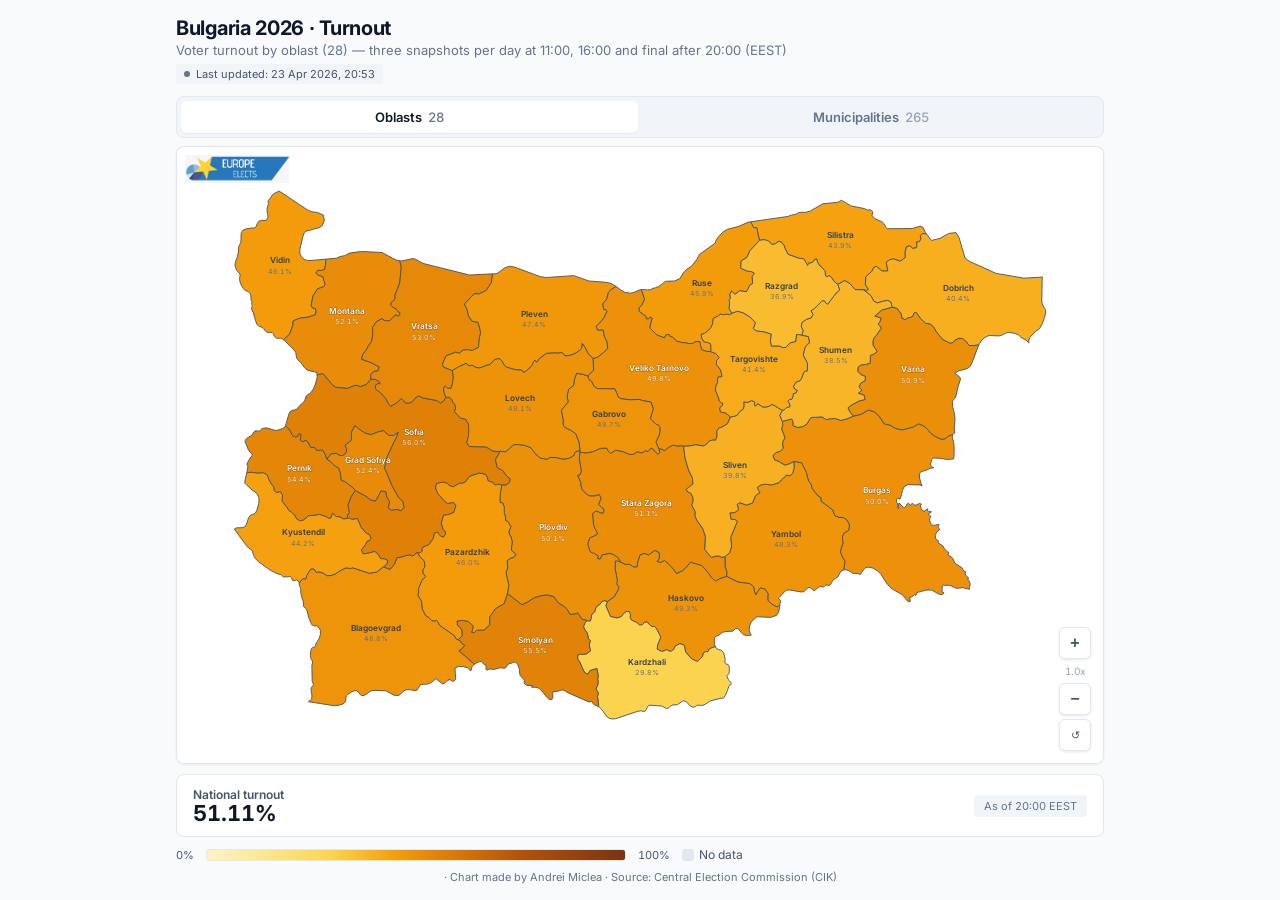
<file: turnout-map.html>
<!DOCTYPE html>
<html lang="en">
<head>
<meta charset="UTF-8">
<meta name="viewport" content="width=device-width, initial-scale=1.0">
<title>Bulgaria 2026 – Turnout</title>
<link rel="preconnect" href="https://fonts.googleapis.com">
<link href="https://fonts.googleapis.com/css2?family=Inter:wght@400;500;600;700&display=swap" rel="stylesheet">
<link rel="stylesheet" href="assets/map.css">
<style>
  .tabs {
    display: flex; gap: 4px; margin-bottom: 8px;
    background: #F1F5F9; padding: 4px; border-radius: 8px;
    border: 1px solid #E2E8F0;
  }
  .tab {
    flex: 1; padding: 8px 14px; border: none; background: transparent;
    font-family: inherit; font-size: 13px; font-weight: 600; color: #64748B;
    border-radius: 6px; cursor: pointer; transition: background .15s, color .15s;
    display: flex; align-items: center; justify-content: center; gap: 6px;
  }
  .tab:hover { color: #0F172A; }
  .tab.active { background: #fff; color: #0F172A; box-shadow: 0 1px 2px rgba(0,0,0,.06); }
  .tab .count { font-weight: 500; color: #94A3B8; font-variant-numeric: tabular-nums; }
  .tab.active .count { color: #64748B; }

  #map-container.panning svg { cursor: grabbing; }

  .zoom-controls {
    position: absolute; bottom: 12px; right: 12px; display: flex; flex-direction: column; gap: 4px; z-index: 5;
  }
  .zoom-btn {
    width: 32px; height: 32px; border: 1px solid #E2E8F0; border-radius: 6px;
    background: #fff; color: #475569; font-size: 16px; font-weight: 600;
    cursor: pointer; display: flex; align-items: center; justify-content: center;
    box-shadow: 0 1px 3px rgba(0,0,0,.1); transition: background .15s, color .15s;
    line-height: 1; user-select: none;
  }
  .zoom-btn:hover { background: #F1F5F9; color: #0F172A; }
  .zoom-btn.reset { font-size: 11px; font-weight: 500; }
  .zoom-level { font-size: 10px; color: #94A3B8; text-align: center; padding: 2px 0; font-variant-numeric: tabular-nums; user-select: none; }

  .national-summary {
    margin-top: 10px; padding: 12px 16px;
    background: #fff; border-radius: 8px; border: 1px solid #E2E8F0;
    display: flex; gap: 18px; flex-wrap: wrap; align-items: center;
  }
  .national-summary .label { font-size: 12px; font-weight: 600; color: #475569; }
  .national-summary .big-number {
    font-size: 22px; font-weight: 700; color: #0F172A;
    font-variant-numeric: tabular-nums; line-height: 1;
  }
  .national-summary .voters-info { font-size: 11px; color: #94A3B8; font-variant-numeric: tabular-nums; }
  .national-summary .report-time {
    font-size: 11px; color: #64748B; margin-left: auto;
    padding: 4px 10px; background: #F1F5F9; border-radius: 4px;
    font-variant-numeric: tabular-nums;
  }

  .legend-gradient-row {
    display: flex; flex-wrap: wrap; gap: 12px; margin-top: 10px;
    font-size: 12px; color: #475569; align-items: center;
  }
  .legend-gradient-row .gradient-bar {
    flex: 1; height: 12px; border-radius: 3px; max-width: 420px;
    background: linear-gradient(to right,
      #FEF3C7 0%, #FDE68A 15%, #FCD34D 30%, #F59E0B 45%,
      #D97706 60%, #B45309 75%, #92400E 90%, #78350F 100%);
    border: 1px solid #E2E8F0;
  }
  .legend-gradient-row .g-label { font-size: 11px; color: #475569; font-variant-numeric: tabular-nums; }
  .legend-gradient-row .no-data-item { display: flex; align-items: center; gap: 5px; }
  .legend-gradient-row .no-data-item .sw { width: 12px; height: 12px; border-radius: 3px; background: #E2E8F0; }

  .empty-overlay {
    position: absolute; inset: 0; display: flex; align-items: center; justify-content: center;
    pointer-events: none; font-size: 12px; color: #94A3B8; font-style: italic; text-align: center;
    padding: 20px;
  }
  #tooltip h3 .bg-name { font-size: 12px; font-weight: 400; color: #64748B; margin-left: 6px; }

  @media (max-width: 520px) {
    .tabs { gap: 2px; padding: 3px; }
    .tab { font-size: 11px; padding: 6px 8px; }
    .tab .count { font-size: 10px; }
    .national-summary { gap: 10px; padding: 8px 10px; }
    .national-summary .big-number { font-size: 18px; }
    .national-summary .label { font-size: 11px; }
    .legend-gradient-row { gap: 6px; font-size: 11px; }
    .legend-gradient-row .gradient-bar { max-width: 100%; }
  }
</style>
</head>
<body>
<div class="container">
  <div class="header">
        <h1>Bulgaria 2026 · Turnout</h1>
    <div class="subtitle" id="subtitle">Voter turnout by oblast (28) — three snapshots per day at 11:00, 16:00 and final after 20:00 (EEST)</div>
    <div class="status-row">
      <span class="last-updated" id="lastUpdated">Last updated: –</span>
    </div>
  </div>
  <div class="tabs" role="tablist" aria-label="Turnout layer">
    <button class="tab active" role="tab" aria-selected="true" data-layer="oblast">
      Oblasts <span class="count">28</span>
    </button>
    <button class="tab" role="tab" aria-selected="false" data-layer="muni">
      Municipalities <span class="count">265</span>
    </button>
  </div>
  <div id="map-container">
    <div class="map-logo"><img src="logo.png?v=2" alt="Europe Elects"></div>
    <svg id="map" viewBox="0 0 1000 600" preserveAspectRatio="xMidYMid meet"></svg>
    <div id="tooltip"></div>
    <div class="empty-overlay" id="emptyOverlay" style="display:none"></div>
    <div class="zoom-controls">
      <button class="zoom-btn" id="zoomIn" title="Zoom in">+</button>
      <div class="zoom-level" id="zoomLevel">1x</div>
      <button class="zoom-btn" id="zoomOut" title="Zoom out">−</button>
      <button class="zoom-btn reset" id="zoomReset" title="Reset view">↺</button>
    </div>
  </div>
  <div class="national-summary" id="nationalSummary">
    <span class="label">National turnout:</span>
    <span class="voters-info">Awaiting first report (11:00 EEST)</span>
  </div>
  <div class="legend-gradient-row">
    <span class="g-label">0%</span>
    <div class="gradient-bar"></div>
    <span class="g-label">100%</span>
    <div class="no-data-item"><div class="sw"></div>No data</div>
  </div>
  <div class="footer">· Chart made by Andrei Miclea · Source: Central Election Commission (CIK)</div>
</div>

<script src="assets/map-utils.js"></script>
<script>
(function () {
  const { bbox, makeProjection, featurePath, featureCentroid, isLightFill,
          loadResults, autoRefresh, formatTs, setCountedPill, setLiveDot } = window.EE;
  const SVG_W = 1000, SVG_H = 600;
  const NO_DATA_COLOR = '#E2E8F0';

  const COLOR_STOPS = [
    { pct: 0,  color: [254, 243, 199] },
    { pct: 15, color: [253, 230, 138] },
    { pct: 30, color: [252, 211,  77] },
    { pct: 45, color: [245, 158,  11] },
    { pct: 60, color: [217, 119,   6] },
    { pct: 75, color: [180,  83,   9] },
    { pct: 85, color: [146,  64,  14] },
    { pct: 95, color: [120,  53,  15] },
  ];
  function turnoutColor(pct) {
    if (pct === null || pct === undefined || pct === 0) return NO_DATA_COLOR;
    for (let i = 0; i < COLOR_STOPS.length - 1; i++) {
      const a = COLOR_STOPS[i], b = COLOR_STOPS[i + 1];
      if (pct >= a.pct && pct <= b.pct) {
        const t = (pct - a.pct) / (b.pct - a.pct);
        const r = Math.round(a.color[0] + (b.color[0] - a.color[0]) * t);
        const g = Math.round(a.color[1] + (b.color[1] - a.color[1]) * t);
        const bl = Math.round(a.color[2] + (b.color[2] - a.color[2]) * t);
        return `rgb(${r},${g},${bl})`;
      }
    }
    const last = COLOR_STOPS[COLOR_STOPS.length - 1].color;
    return `rgb(${last[0]},${last[1]},${last[2]})`;
  }

  let currentLayer = 'oblast';
  try {
    const saved = localStorage.getItem('bgTurnoutLayer');
    if (saved === 'oblast' || saved === 'muni') currentLayer = saved;
  } catch (e) {}

  const OBLAST = { paths: {}, centroids: {}, names: {}, loaded: false };
  const MUNI   = { paths: {}, centroids: {}, names: {}, nameEn: {}, loaded: false };

  let oblastTurnout = {};
  let muniTurnout = {};

  async function loadOblastGeom() {
    if (OBLAST.loaded) return;
    const geo = await fetch('bg.json').then(r => r.json());
    const bx = bbox(geo.features);
    const proj = makeProjection(bx, SVG_W, SVG_H);
    geo.features.forEach(f => {
      const id = f.properties.id;
      OBLAST.names[id] = f.properties.name;
      OBLAST.paths[id] = featurePath(f, proj);
      OBLAST.centroids[id] = featureCentroid(f, proj);
    });
    if (OBLAST.centroids.BG22 && OBLAST.centroids.BG23) {
      OBLAST.centroids.BG23 = { cx: OBLAST.centroids.BG22.cx + 50, cy: OBLAST.centroids.BG22.cy - 30 };
    }
    OBLAST.loaded = true;
  }
  async function loadMuniGeom() {
    if (MUNI.loaded) return;
    const geo = await fetch('bg-municipalities.json').then(r => r.json());
    const bx = bbox(geo.features);
    const proj = makeProjection(bx, SVG_W, SVG_H);
    geo.features.forEach(f => {
      const id = f.properties.nuts4 || f.properties.id;
      MUNI.names[id] = f.properties.name;
      MUNI.paths[id] = featurePath(f, proj);
      MUNI.centroids[id] = featureCentroid(f, proj);
    });
    try {
      const baseline = await fetch('baseline_2024_municipalities.json').then(r => r.json());
      for (const [id, row] of Object.entries(baseline)) {
        if (row.name_en) MUNI.nameEn[id] = row.name_en;
      }
    } catch (e) {}
    MUNI.loaded = true;
  }

  async function refresh() {
    const d = await loadResults('results_live.json');
    const el = document.getElementById('lastUpdated');
    el.textContent = 'Last updated: ' + formatTs(d.lastUpdated);
    setLiveDot(el, d.processingPctDomestic > 0 && d.processingPctDomestic < 100);
    setCountedPill(document.getElementById('countedPill'), d.processingPctDomestic);

    oblastTurnout = {};
    for (const [id, row] of Object.entries(d.oblastList || {})) {
      if (typeof row.turnout === 'number') oblastTurnout[id] = row.turnout;
    }
    muniTurnout = d.municipalityTurnout || {};

    render();
    updateNational(d);
  }

  function render() {
    const svg = document.getElementById('map');
    const ns = 'http://www.w3.org/2000/svg';
    svg.innerHTML = '';

    const layer = currentLayer === 'muni' ? MUNI : OBLAST;
    const data = currentLayer === 'muni' ? muniTurnout : oblastTurnout;

    if (zoomState.baseW === 0) {
      zoomState.baseW = SVG_W; zoomState.baseH = SVG_H;
      zoomState.vbX = 0; zoomState.vbY = 0;
      zoomState.vbW = SVG_W; zoomState.vbH = SVG_H;
      zoomState.scale = 1;
    }
    applyViewBox();

    const ids = Object.keys(layer.paths);
    let hasAny = false;

    ids.forEach(id => {
      const t = data[id];
      const fill = turnoutColor(typeof t === 'number' ? t : null);
      if (typeof t === 'number' && t > 0) hasAny = true;
      const p = document.createElementNS(ns, 'path');
      p.setAttribute('d', layer.paths[id]);
      p.setAttribute('class', 'county');
      p.setAttribute('fill', fill);
      p.addEventListener('mouseenter', e => showTooltip(e, id, t));
      p.addEventListener('mousemove', moveTooltip);
      p.addEventListener('mouseleave', () => document.getElementById('tooltip').style.display = 'none');
      svg.appendChild(p);
    });

    if (currentLayer === 'oblast') {
      ids.forEach(id => {
        const t = data[id];
        const fill = turnoutColor(typeof t === 'number' ? t : null);
        const light = isLightFill(fill);
        const { cx, cy } = OBLAST.centroids[id];
        const tx = document.createElementNS(ns, 'text');
        tx.setAttribute('x', cx); tx.setAttribute('y', cy - 3);
        tx.setAttribute('class', 'county-label' + (light ? '' : ' light'));
        tx.textContent = layer.names[id] || id;
        svg.appendChild(tx);
        if (typeof t === 'number') {
          const pc = document.createElementNS(ns, 'text');
          pc.setAttribute('x', cx); pc.setAttribute('y', cy + 8);
          pc.setAttribute('class', 'county-pct' + (light ? '' : ' light'));
          pc.textContent = t.toFixed(1) + '%';
          svg.appendChild(pc);
        }
      });
    }

    const overlay = document.getElementById('emptyOverlay');
    if (!hasAny) {
      overlay.style.display = 'flex';
      overlay.textContent = currentLayer === 'muni'
        ? 'Awaiting post-count municipality turnout. CIK publishes per-municipality figures only after the preliminary count (~2–5 days after 19 April).'
        : 'Awaiting first intraday snapshot (11:00 EEST).';
    } else {
      overlay.style.display = 'none';
    }
  }

  function showTooltip(e, id, t) {
    const tt = document.getElementById('tooltip');
    const layer = currentLayer === 'muni' ? MUNI : OBLAST;
    let heading;
    if (currentLayer === 'muni') {
      const en = layer.nameEn[id];
      heading = en ? `<h3>${en}${en !== layer.names[id] ? ` <span class="bg-name">${layer.names[id]}</span>` : ''}</h3>`
                   : `<h3>${layer.names[id] || id}</h3>`;
    } else {
      heading = `<h3>${layer.names[id] || id}</h3>`;
    }
    const body = (typeof t === 'number')
      ? `<div class="bar-row"><div class="bar-label">Turnout</div>
         <div class="bar-container"><div class="bar-fill" style="width:${Math.min(100,t)}%;background:#B45309"></div></div>
         <div class="bar-pct">${t.toFixed(2)}%</div></div>`
      : '<div class="no-data">No turnout data yet</div>';
    tt.innerHTML = heading + body;
    tt.style.display = 'block';
    moveTooltip(e);
  }
  function moveTooltip(e) {
    const tt = document.getElementById('tooltip');
    const rect = document.getElementById('map-container').getBoundingClientRect();
    let left = e.clientX - rect.left + 15;
    if (left + 260 > rect.width) left = e.clientX - rect.left - 260;
    tt.style.left = left + 'px'; tt.style.top = (e.clientY - rect.top - 10) + 'px';
  }

  function updateNational(d) {
    const div = document.getElementById('nationalSummary');
    const history = (d.turnout && d.turnout.nationalHistory) || {};
    const times = ['20:00', '16:00', '11:00'];
    let latest = null;
    for (const t of times) {
      if (typeof history[t] === 'number' && history[t] > 0) { latest = { time: t, pct: history[t] }; break; }
    }
    const nt = d.nationalTurnout || {};
    if (!latest) {
      div.innerHTML = '<span class="label">National turnout:</span> <span class="voters-info">Awaiting first report (11:00 EEST)</span>';
      return;
    }
    const votersStr = (typeof nt.voters === 'number' && typeof nt.electorate === 'number')
      ? `${nt.voters.toLocaleString('en-GB')} of ${nt.electorate.toLocaleString('en-GB')} voters`
      : '';
    div.innerHTML = `
      <div>
        <div class="label">National turnout</div>
        <div class="big-number">${latest.pct.toFixed(2)}%</div>
        ${votersStr ? `<div class="voters-info">${votersStr}</div>` : ''}
      </div>
      <div class="report-time">As of ${latest.time} EEST</div>
    `;
  }

  function updateSubtitle() {
    document.getElementById('subtitle').textContent = currentLayer === 'muni'
      ? 'Voter turnout by municipality (265) — populated by the post-count aggregator (~2–5 days after 19 April)'
      : 'Voter turnout by oblast (28) — three snapshots per day at 11:00, 16:00 and final after 20:00 (EEST)';
  }
  async function setLayer(layer) {
    if (layer === currentLayer) return;
    currentLayer = layer;
    try { localStorage.setItem('bgTurnoutLayer', layer); } catch (e) {}
    document.querySelectorAll('.tab').forEach(btn => {
      const a = btn.dataset.layer === layer;
      btn.classList.toggle('active', a);
      btn.setAttribute('aria-selected', a ? 'true' : 'false');
    });
    updateSubtitle();
    if (layer === 'muni') await loadMuniGeom();
    else await loadOblastGeom();
    resetZoomForLayer();
    render();
  }
  document.querySelectorAll('.tab').forEach(btn => btn.addEventListener('click', () => setLayer(btn.dataset.layer)));

  const zoomState = { baseW: 0, baseH: 0, scale: 1, vbX: 0, vbY: 0, vbW: 0, vbH: 0, minScale: 1, maxScale: 16, isPanning: false, startX: 0, startY: 0, startVbX: 0, startVbY: 0, pinchDist: 0 };
  function applyViewBox() {
    const svg = document.getElementById('map');
    svg.setAttribute('viewBox', `${zoomState.vbX} ${zoomState.vbY} ${zoomState.vbW} ${zoomState.vbH}`);
    document.getElementById('zoomLevel').textContent = zoomState.scale.toFixed(1) + 'x';
  }
  function clampViewBox() {
    const maxX = zoomState.baseW - zoomState.vbW;
    const maxY = zoomState.baseH - zoomState.vbH;
    zoomState.vbX = Math.max(0, Math.min(Math.max(0, maxX), zoomState.vbX));
    zoomState.vbY = Math.max(0, Math.min(Math.max(0, maxY), zoomState.vbY));
  }
  function zoomAt(cx, cy, factor) {
    const ns2 = Math.max(zoomState.minScale, Math.min(zoomState.maxScale, zoomState.scale * factor));
    if (ns2 === zoomState.scale) return;
    const nW = zoomState.baseW / ns2, nH = zoomState.baseH / ns2;
    const r = 1 - nW / zoomState.vbW;
    zoomState.vbX += (cx - zoomState.vbX) * r;
    zoomState.vbY += (cy - zoomState.vbY) * r;
    zoomState.vbW = nW; zoomState.vbH = nH; zoomState.scale = ns2;
    clampViewBox(); applyViewBox();
  }
  function resetZoomForLayer() {
    zoomState.baseW = SVG_W; zoomState.baseH = SVG_H;
    zoomState.scale = 1; zoomState.vbX = 0; zoomState.vbY = 0;
    zoomState.vbW = SVG_W; zoomState.vbH = SVG_H;
    applyViewBox();
  }
  function svgPoint(e) {
    const svg = document.getElementById('map');
    const rect = svg.getBoundingClientRect();
    const sx = (e.clientX - rect.left) / rect.width;
    const sy = (e.clientY - rect.top) / rect.height;
    return { x: zoomState.vbX + sx * zoomState.vbW, y: zoomState.vbY + sy * zoomState.vbH };
  }
  function getTouchDist(ts) { const dx = ts[0].clientX - ts[1].clientX, dy = ts[0].clientY - ts[1].clientY; return Math.hypot(dx, dy); }
  function getTouchCenter(ts) { return { clientX: (ts[0].clientX + ts[1].clientX) / 2, clientY: (ts[0].clientY + ts[1].clientY) / 2 }; }
  const mapEl = document.getElementById('map-container');
  const svgEl = document.getElementById('map');
  mapEl.addEventListener('wheel', e => { if (!zoomState.baseW) return; e.preventDefault(); const pt = svgPoint(e); zoomAt(pt.x, pt.y, e.deltaY < 0 ? 1.25 : 0.8); }, { passive: false });
  svgEl.addEventListener('mousedown', e => {
    if (e.button !== 0 || !zoomState.baseW) return;
    zoomState.isPanning = true;
    zoomState.startX = e.clientX; zoomState.startY = e.clientY;
    zoomState.startVbX = zoomState.vbX; zoomState.startVbY = zoomState.vbY;
    mapEl.classList.add('panning');
  });
  window.addEventListener('mousemove', e => {
    if (!zoomState.isPanning) return;
    const rect = svgEl.getBoundingClientRect();
    const dx = (e.clientX - zoomState.startX) / rect.width * zoomState.vbW;
    const dy = (e.clientY - zoomState.startY) / rect.height * zoomState.vbH;
    zoomState.vbX = zoomState.startVbX - dx;
    zoomState.vbY = zoomState.startVbY - dy;
    clampViewBox(); applyViewBox();
  });
  window.addEventListener('mouseup', () => { zoomState.isPanning = false; mapEl.classList.remove('panning'); });
  svgEl.addEventListener('touchstart', e => {
    if (!zoomState.baseW) return;
    if (e.touches.length === 1) {
      zoomState.isPanning = true;
      zoomState.startX = e.touches[0].clientX; zoomState.startY = e.touches[0].clientY;
      zoomState.startVbX = zoomState.vbX; zoomState.startVbY = zoomState.vbY;
    } else if (e.touches.length === 2) {
      zoomState.isPanning = false; zoomState.pinchDist = getTouchDist(e.touches);
    }
  }, { passive: true });
  svgEl.addEventListener('touchmove', e => {
    if (!zoomState.baseW) return; e.preventDefault();
    if (e.touches.length === 1 && zoomState.isPanning) {
      const rect = svgEl.getBoundingClientRect();
      const dx = (e.touches[0].clientX - zoomState.startX) / rect.width * zoomState.vbW;
      const dy = (e.touches[0].clientY - zoomState.startY) / rect.height * zoomState.vbH;
      zoomState.vbX = zoomState.startVbX - dx; zoomState.vbY = zoomState.startVbY - dy;
      clampViewBox(); applyViewBox();
    } else if (e.touches.length === 2) {
      const nd = getTouchDist(e.touches), c = getTouchCenter(e.touches), pt = svgPoint(c);
      zoomAt(pt.x, pt.y, nd / zoomState.pinchDist); zoomState.pinchDist = nd;
    }
  }, { passive: false });
  svgEl.addEventListener('touchend', () => { zoomState.isPanning = false; });
  document.getElementById('zoomIn').addEventListener('click', () => { if (zoomState.baseW) zoomAt(zoomState.vbX + zoomState.vbW / 2, zoomState.vbY + zoomState.vbH / 2, 1.5); });
  document.getElementById('zoomOut').addEventListener('click', () => { if (zoomState.baseW) zoomAt(zoomState.vbX + zoomState.vbW / 2, zoomState.vbY + zoomState.vbH / 2, 0.67); });
  document.getElementById('zoomReset').addEventListener('click', resetZoomForLayer);

  (async () => {
    document.querySelectorAll('.tab').forEach(btn => {
      const a = btn.dataset.layer === currentLayer;
      btn.classList.toggle('active', a);
      btn.setAttribute('aria-selected', a ? 'true' : 'false');
    });
    updateSubtitle();
    if (currentLayer === 'muni') await loadMuniGeom(); else await loadOblastGeom();
    await refresh();
    autoRefresh(refresh, 300000);
  })();
})();
</script>
</body>
</html>
</file>
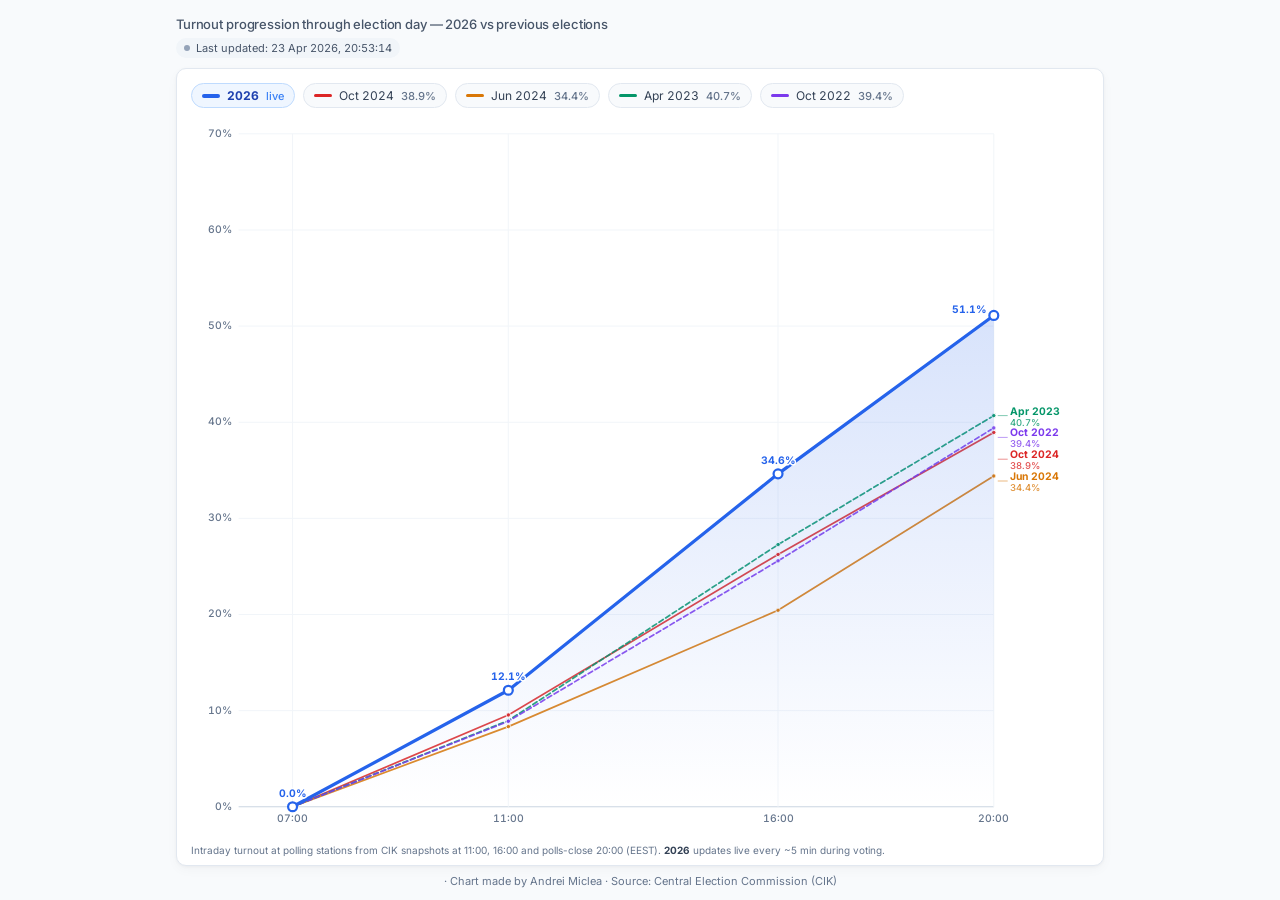
<file: turnout-trend.html>
<!DOCTYPE html>
<html lang="en">
<head>
<meta charset="UTF-8">
<meta name="viewport" content="width=device-width, initial-scale=1.0">
<title>Bulgaria 2026 – Turnout Trend</title>
<link rel="preconnect" href="https://fonts.googleapis.com">
<link href="https://fonts.googleapis.com/css2?family=Inter:wght@400;500;600;700;800&display=swap" rel="stylesheet">
<style>
* { margin: 0; padding: 0; box-sizing: border-box; }
html, body { height: 100%; }
body {
  font-family: 'Inter', -apple-system, BlinkMacSystemFont, 'Segoe UI', sans-serif;
  background: #F8FAFC; color: #0F172A;
  display: flex; flex-direction: column; overflow: hidden;
  -webkit-font-smoothing: antialiased;
}
.container {
  max-width: 960px; margin: 0 auto; padding: 16px 16px 12px; width: 100%;
  flex: 1; display: flex; flex-direction: column; min-height: 0;
}
.header { margin-bottom: 10px; display: flex; justify-content: space-between; align-items: flex-end; gap: 16px; flex-wrap: wrap; }
.title-block { min-width: 0; }
.subtitle { font-size: 13px; color: #475569; font-weight: 500; letter-spacing: -0.01em; }
.last-updated {
  display: inline-flex; align-items: center; gap: 6px;
  font-size: 11px; color: #475569; margin-top: 6px;
  padding: 3px 8px; background: #F1F5F9; border-radius: 999px;
  font-variant-numeric: tabular-nums;
}
.last-updated::before {
  content: ''; display: inline-block; width: 6px; height: 6px;
  border-radius: 50%; background: #94A3B8;
}
.last-updated.live::before { background: #22C55E; animation: pulse 2s infinite; box-shadow: 0 0 0 0 rgba(34,197,94,0.7); }
@keyframes pulse { 0%, 100% { opacity: 1; } 50% { opacity: 0.4; } }

#chart-container {
  position: relative; width: 100%;
  background: #fff; border-radius: 10px; border: 1px solid #E2E8F0;
  box-shadow: 0 1px 3px rgba(15,23,42,.04), 0 4px 12px rgba(15,23,42,.03);
  flex: 1 1 auto; min-height: 0;
  padding: 14px 14px 8px;
  display: flex; flex-direction: column;
}
.legend-row {
  display: flex; flex-wrap: wrap; gap: 8px;
  font-size: 12px; color: #334155; margin-bottom: 8px;
}
.legend-row .item {
  display: inline-flex; align-items: center; gap: 7px;
  cursor: pointer; user-select: none;
  padding: 4px 10px; border-radius: 999px;
  background: #F8FAFC; border: 1px solid #E2E8F0;
  transition: background .15s, border-color .15s, opacity .15s, transform .15s;
  font-variant-numeric: tabular-nums;
}
.legend-row .item:hover { background: #F1F5F9; border-color: #CBD5E1; }
.legend-row .item.active { background: #fff; border-color: #94A3B8; box-shadow: 0 1px 2px rgba(15,23,42,.06); }
.legend-row .item.dimmed { opacity: 0.35; }
.legend-row .line-swatch { width: 18px; height: 3px; border-radius: 2px; }
.legend-row .final { color: #64748B; font-weight: 500; font-size: 11px; }
.legend-row .item.y2026 { font-weight: 700; background: #EFF6FF; border-color: #BFDBFE; color: #1E40AF; }
.legend-row .item.y2026:hover { background: #DBEAFE; }
.legend-row .item.y2026 .line-swatch { height: 4px; }

.chart-wrap { position: relative; flex: 1 1 auto; min-height: 0; }
svg#chart { width: 100%; height: 100%; display: block; font-family: inherit; }
.grid-line { stroke: #F1F5F9; stroke-width: 1; }
.grid-line.axis { stroke: #CBD5E1; }
.axis-label { font-size: 10.5px; fill: #64748B; font-variant-numeric: tabular-nums; font-weight: 500; }
.axis-major { font-size: 11px; fill: #334155; font-weight: 600; font-variant-numeric: tabular-nums; }
.end-badge { font-size: 10.5px; font-weight: 700; font-variant-numeric: tabular-nums; }
.end-badge-final { font-size: 9.5px; font-weight: 500; font-variant-numeric: tabular-nums; }
.dot-label { font-size: 10.5px; font-weight: 700; font-variant-numeric: tabular-nums; }
.now-marker-label { font-size: 9.5px; font-weight: 700; fill: #2563EB; letter-spacing: 0.02em; text-transform: uppercase; }

#tooltip {
  position: absolute; pointer-events: none; z-index: 5;
  background: rgba(15,23,42,0.96); color: #F8FAFC;
  padding: 8px 10px; border-radius: 6px; font-size: 11.5px;
  box-shadow: 0 4px 12px rgba(0,0,0,.15);
  font-variant-numeric: tabular-nums;
  min-width: 120px;
  opacity: 0; transition: opacity .12s;
  transform: translate(-50%, -100%);
}
#tooltip.visible { opacity: 1; }
#tooltip .tt-time { font-weight: 700; margin-bottom: 4px; font-size: 12px; }
#tooltip .tt-row { display: flex; justify-content: space-between; gap: 10px; line-height: 1.4; }
#tooltip .tt-row .tt-year { display: flex; align-items: center; gap: 5px; color: #CBD5E1; }
#tooltip .tt-row .tt-year::before { content: ''; width: 8px; height: 2px; border-radius: 1px; background: currentColor; }
#tooltip .tt-row.y2026 .tt-year { color: #60A5FA; font-weight: 700; }
#tooltip .tt-row.y2026 { color: #fff; font-weight: 700; }

.chart-footnote { font-size: 10px; color: #64748B; margin-top: 6px; line-height: 1.45; }
.chart-footnote strong { color: #334155; }
.footer { margin-top: 8px; font-size: 11px; color: #64748B; text-align: center; }
@media (prefers-reduced-motion: reduce) {
  @keyframes pulse { 0%, 100% { opacity: 1; } }
}
@media (max-width: 600px) {
  .legend-row { gap: 6px; font-size: 11px; }
  .legend-row .item { padding: 3px 8px; }
  .legend-row .line-swatch { width: 14px; }
  .chart-footnote { font-size: 9.5px; }
  .end-badge, .end-badge-final { display: none; }
}
.map-logo { position: absolute; top: 8px; left: 8px; z-index: 4; opacity: 0.85; pointer-events: none; }
.map-logo img { height: 28px; width: auto; max-width: 120px; max-height: 28px; display: block; }
</style>
</head>
<body>
<div class="container">
  <div class="header">
        <div class="title-block">
      <div class="subtitle">Turnout progression through election day — 2026 vs previous elections</div>
      <div class="last-updated" id="lastUpdated">Last updated: –</div>
          </div>
  </div>
  <div id="chart-container">
        <div class="legend-row" id="legend"></div>
    <div class="chart-wrap">
      <svg id="chart"></svg>
      <div id="tooltip"></div>
    </div>
    <div class="chart-footnote">
      Intraday turnout at polling stations from CIK snapshots at 11:00, 16:00 and polls-close 20:00 (EEST).
      <strong>2026</strong> updates live every ~5 min during voting.
    </div>
  </div>
  <div class="footer">· Chart made by Andrei Miclea · Source: Central Election Commission (CIK)</div>
</div>

<script>
// Historical Bulgarian parliamentary-election turnout snapshots.
// Times follow the CIK activity page: 11:00 and 16:00 are published live during the day,
// the 20:00 "final" comes from the SIK protocols.
const HISTORICAL = {
  '2024-10': {
    color: '#DC2626', width: 1.75, dash: '',
    data: { '07:00': 0, '11:00': 9.55, '16:00': 26.25, '20:00': 38.94 },
    final: 38.94,
    label: 'Oct 2024',
  },
  '2024-06': {
    color: '#D97706', width: 1.75, dash: '',
    data: { '07:00': 0, '11:00': 8.34, '16:00': 20.44, '20:00': 34.41 },
    final: 34.41,
    label: 'Jun 2024',
  },
  '2023-04': {
    color: '#059669', width: 1.75, dash: '5 3',
    data: { '07:00': 0, '11:00': 8.97, '16:00': 27.27, '20:00': 40.69 },
    final: 40.69,
    label: 'Apr 2023',
  },
  '2022-10': {
    color: '#7C3AED', width: 1.75, dash: '5 3',
    data: { '07:00': 0, '11:00': 8.89, '16:00': 25.58, '20:00': 39.41 },
    final: 39.41,
    label: 'Oct 2022',
  },
};

const YEAR_2026 = { color: '#2563EB', width: 3.25, dash: '' };

const ALL_TIMES = ['07:00', '11:00', '16:00', '20:00'];
const AXIS_TIMES = ['07:00', '11:00', '16:00', '20:00'];

function timeToMinutes(t) {
  const [h, m] = t.split(':').map(Number);
  return h * 60 + m - 360; // minutes after 06:00
}

const PAD_LEFT = 44;
const PAD_RIGHT = 92;
const PAD_TOP = 18;
const PAD_BOTTOM = 30;
const X_MAX_MIN = 14 * 60; // 06:00 → 20:00

let isolatedYear = null;
let lastData = null;

function buildLegend() {
  const el = document.getElementById('legend');
  el.innerHTML = '';

  const item2026 = document.createElement('div');
  const is2026Active = isolatedYear === null || isolatedYear === '2026';
  item2026.className = 'item y2026' + (is2026Active ? '' : ' dimmed');
  item2026.innerHTML = `<div class="line-swatch" style="background:${YEAR_2026.color}"></div>2026 <span class="final" style="color:#3B82F6">live</span>`;
  item2026.addEventListener('click', () => { isolatedYear = null; updateChart(); });
  el.appendChild(item2026);

  for (const [year, cfg] of Object.entries(HISTORICAL)) {
    const item = document.createElement('div');
    const isThis = isolatedYear === year;
    const isDimmed = isolatedYear !== null && isolatedYear !== year && isolatedYear !== '2026';
    item.className = 'item' + (isThis ? ' active' : isDimmed ? ' dimmed' : '');
    const finalLabel = cfg.final ? ` <span class="final">${cfg.final.toFixed(1)}%</span>` : '';
    item.innerHTML = `<div class="line-swatch" style="background:${cfg.color}"></div>${cfg.label}${finalLabel}`;
    item.addEventListener('click', () => {
      isolatedYear = (isolatedYear === year) ? null : year;
      updateChart();
    });
    el.appendChild(item);
  }
}

function updateChart() {
  buildLegend();
  if (lastData) origApply(lastData);
}

let chartGeom = null;

function renderChart(history2026) {
  const svg = document.getElementById('chart');
  svg.innerHTML = '';
  const ns = 'http://www.w3.org/2000/svg';

  const rect = svg.getBoundingClientRect();
  const VB_W = Math.max(400, Math.round(rect.width));
  const VB_H = Math.max(200, Math.round(rect.height));
  svg.setAttribute('viewBox', `0 0 ${VB_W} ${VB_H}`);

  const plotW = VB_W - PAD_LEFT - PAD_RIGHT;
  const plotH = VB_H - PAD_TOP - PAD_BOTTOM;
  const yMax = 70;

  function xScale(min) { return PAD_LEFT + (min / X_MAX_MIN) * plotW; }
  function yScale(pct) { return PAD_TOP + plotH - (pct / yMax) * plotH; }

  chartGeom = { xScale, yScale, plotW, plotH, VB_W, VB_H, yMax };

  const defs = document.createElementNS(ns, 'defs');
  defs.innerHTML = `
    <linearGradient id="grad2026" x1="0" x2="0" y1="0" y2="1">
      <stop offset="0%" stop-color="#2563EB" stop-opacity="0.18"/>
      <stop offset="100%" stop-color="#2563EB" stop-opacity="0"/>
    </linearGradient>
    <filter id="badgeShadow" x="-20%" y="-20%" width="140%" height="140%">
      <feDropShadow dx="0" dy="1" stdDeviation="1" flood-color="#0F172A" flood-opacity="0.08"/>
    </filter>
  `;
  svg.appendChild(defs);

  // Y gridlines every 10%
  for (let y = 0; y <= yMax; y += 10) {
    const yy = yScale(y);
    const line = document.createElementNS(ns, 'line');
    line.setAttribute('x1', PAD_LEFT); line.setAttribute('x2', PAD_LEFT + plotW);
    line.setAttribute('y1', yy); line.setAttribute('y2', yy);
    line.setAttribute('class', y === 0 ? 'grid-line axis' : 'grid-line');
    svg.appendChild(line);
    const lbl = document.createElementNS(ns, 'text');
    lbl.setAttribute('x', PAD_LEFT - 7); lbl.setAttribute('y', yy + 3);
    lbl.setAttribute('text-anchor', 'end'); lbl.setAttribute('class', 'axis-label');
    lbl.textContent = y + '%';
    svg.appendChild(lbl);
  }

  for (const t of AXIS_TIMES) {
    const m = timeToMinutes(t);
    const xx = xScale(m);
    const line = document.createElementNS(ns, 'line');
    line.setAttribute('x1', xx); line.setAttribute('x2', xx);
    line.setAttribute('y1', PAD_TOP); line.setAttribute('y2', PAD_TOP + plotH);
    line.setAttribute('class', 'grid-line');
    svg.appendChild(line);
    const lbl = document.createElementNS(ns, 'text');
    lbl.setAttribute('x', xx); lbl.setAttribute('y', PAD_TOP + plotH + 15);
    lbl.setAttribute('text-anchor', 'middle'); lbl.setAttribute('class', 'axis-label');
    lbl.textContent = t;
    svg.appendChild(lbl);
  }

  function drawLine(dataDict, color, width, dash, opacity, dotR) {
    const sorted = ALL_TIMES
      .filter(t => typeof dataDict[t] === 'number')
      .map(t => ({ x: xScale(timeToMinutes(t)), y: yScale(dataDict[t]), pct: dataDict[t], time: t }));
    if (sorted.length < 1) return sorted;
    if (sorted.length > 1) {
      const pl = document.createElementNS(ns, 'polyline');
      pl.setAttribute('points', sorted.map(p => `${p.x},${p.y}`).join(' '));
      pl.setAttribute('fill', 'none'); pl.setAttribute('stroke', color);
      pl.setAttribute('stroke-width', width);
      if (dash) pl.setAttribute('stroke-dasharray', dash);
      pl.setAttribute('stroke-linecap', 'round'); pl.setAttribute('stroke-linejoin', 'round');
      if (opacity < 1) pl.setAttribute('opacity', opacity);
      svg.appendChild(pl);
    }
    for (const p of sorted) {
      const c = document.createElementNS(ns, 'circle');
      c.setAttribute('cx', p.x); c.setAttribute('cy', p.y); c.setAttribute('r', dotR);
      c.setAttribute('fill', color); c.setAttribute('stroke', '#fff');
      c.setAttribute('stroke-width', dotR > 3 ? 1.5 : 1);
      if (opacity < 1) c.setAttribute('opacity', opacity);
      svg.appendChild(c);
    }
    return sorted;
  }

  const histEntries = Object.entries(HISTORICAL);
  const histLabels = [];
  for (const [year, cfg] of histEntries) {
    const visible = isolatedYear === null || isolatedYear === year || isolatedYear === '2026';
    const opacity = visible ? 0.85 : 0.08;
    const sorted = drawLine(cfg.data, cfg.color, cfg.width, cfg.dash, opacity, 2.25);
    if (visible && sorted.length > 0) {
      const last = sorted[sorted.length - 1];
      histLabels.push({ label: cfg.label || year, color: cfg.color, x: last.x, y: last.y, final: cfg.final });
    }
  }

  if (histLabels.length > 0) {
    histLabels.sort((a, b) => a.y - b.y);
    const minGap = 22;
    // tighter two-digit finals → bump first label up so the last one has room above the x-axis
    const axisY = PAD_TOP + plotH - 18;  // 18px above the axis baseline, leaving room for the "20:00" tick
    for (let i = 1; i < histLabels.length; i++) {
      if (histLabels[i].y - histLabels[i-1].y < minGap) {
        histLabels[i].y = histLabels[i-1].y + minGap;
      }
    }
    // If the bottom badge overshoots the axis, shift the whole stack up
    const overflow = histLabels[histLabels.length - 1].y - axisY;
    if (overflow > 0) {
      for (const lbl of histLabels) lbl.y -= overflow;
    }
    for (const lbl of histLabels) {
      const g = document.createElementNS(ns, 'g');
      const conn = document.createElementNS(ns, 'line');
      conn.setAttribute('x1', lbl.x + 4); conn.setAttribute('x2', lbl.x + 14);
      conn.setAttribute('y1', lbl.y); conn.setAttribute('y2', lbl.y);
      conn.setAttribute('stroke', lbl.color); conn.setAttribute('stroke-width', 1); conn.setAttribute('opacity', 0.5);
      g.appendChild(conn);
      const yearText = document.createElementNS(ns, 'text');
      yearText.setAttribute('x', lbl.x + 16); yearText.setAttribute('y', lbl.y - 1);
      yearText.setAttribute('class', 'end-badge'); yearText.setAttribute('fill', lbl.color);
      yearText.textContent = lbl.label;
      g.appendChild(yearText);
      if (lbl.final) {
        const finalText = document.createElementNS(ns, 'text');
        finalText.setAttribute('x', lbl.x + 16); finalText.setAttribute('y', lbl.y + 10);
        finalText.setAttribute('class', 'end-badge-final'); finalText.setAttribute('fill', lbl.color);
        finalText.setAttribute('opacity', 0.8); finalText.textContent = lbl.final.toFixed(1) + '%';
        g.appendChild(finalText);
      }
      svg.appendChild(g);
    }
  }

  const show2026 = isolatedYear === null || isolatedYear === '2026';
  const has2026Value = history2026 && Object.values(history2026).some(v => typeof v === 'number' && v > 0);
  if (show2026 && has2026Value) {
    const sorted2026 = ALL_TIMES
      .filter(t => typeof history2026[t] === 'number')
      .map(t => ({ x: xScale(timeToMinutes(t)), y: yScale(history2026[t]), pct: history2026[t], time: t }));

    if (sorted2026.length > 1) {
      const baseY = yScale(0);
      const areaPts = [`${sorted2026[0].x},${baseY}`]
        .concat(sorted2026.map(p => `${p.x},${p.y}`))
        .concat([`${sorted2026[sorted2026.length-1].x},${baseY}`])
        .join(' ');
      const area = document.createElementNS(ns, 'polygon');
      area.setAttribute('points', areaPts);
      area.setAttribute('fill', 'url(#grad2026)');
      svg.appendChild(area);
    }
    if (sorted2026.length > 1) {
      const pl = document.createElementNS(ns, 'polyline');
      pl.setAttribute('points', sorted2026.map(p => `${p.x},${p.y}`).join(' '));
      pl.setAttribute('fill', 'none'); pl.setAttribute('stroke', YEAR_2026.color);
      pl.setAttribute('stroke-width', YEAR_2026.width);
      pl.setAttribute('stroke-linecap', 'round'); pl.setAttribute('stroke-linejoin', 'round');
      svg.appendChild(pl);
    }
    for (const p of sorted2026) {
      const c = document.createElementNS(ns, 'circle');
      c.setAttribute('cx', p.x); c.setAttribute('cy', p.y); c.setAttribute('r', 4.5);
      c.setAttribute('fill', '#fff'); c.setAttribute('stroke', YEAR_2026.color); c.setAttribute('stroke-width', 2.25);
      svg.appendChild(c);
    }
    const lastIdx = sorted2026.length - 1;
    for (let i = 0; i < sorted2026.length; i++) {
      const p = sorted2026[i];
      const isLast = i === lastIdx;
      const isFinal = isLast && p.time === '20:00';
      const lbl = document.createElementNS(ns, 'text');
      if (isFinal) {
        lbl.setAttribute('x', p.x - 7); lbl.setAttribute('y', p.y - 2); lbl.setAttribute('text-anchor', 'end');
      } else {
        lbl.setAttribute('x', p.x); lbl.setAttribute('y', p.y - 10); lbl.setAttribute('text-anchor', 'middle');
      }
      lbl.setAttribute('class', 'dot-label'); lbl.setAttribute('fill', YEAR_2026.color);
      lbl.setAttribute('paint-order', 'stroke'); lbl.setAttribute('stroke', '#fff');
      lbl.setAttribute('stroke-width', '3'); lbl.setAttribute('stroke-linejoin', 'round');
      lbl.textContent = p.pct.toFixed(1) + '%';
      if (isLast) lbl.setAttribute('font-size', '12.5');
      svg.appendChild(lbl);
    }

    const last = sorted2026[lastIdx];
    if (last && last.time !== '20:00') {
      const nowLine = document.createElementNS(ns, 'line');
      nowLine.setAttribute('x1', last.x); nowLine.setAttribute('x2', last.x);
      nowLine.setAttribute('y1', PAD_TOP); nowLine.setAttribute('y2', PAD_TOP + plotH);
      nowLine.setAttribute('stroke', YEAR_2026.color); nowLine.setAttribute('stroke-width', 1);
      nowLine.setAttribute('stroke-dasharray', '2 3'); nowLine.setAttribute('opacity', 0.35);
      svg.appendChild(nowLine);
      const nowLbl = document.createElementNS(ns, 'text');
      nowLbl.setAttribute('x', last.x); nowLbl.setAttribute('y', PAD_TOP - 4);
      nowLbl.setAttribute('text-anchor', 'middle'); nowLbl.setAttribute('class', 'now-marker-label');
      nowLbl.textContent = 'now';
      svg.appendChild(nowLbl);
    }

    // Projection based on previous cycles' remaining-voter capture rate.
    // Needs ≥ 2 historical references to be meaningful — with only 1 it degenerates,
    // so guard with length >= 2.
    const refElections = Object.values(HISTORICAL).filter(e => e.final);
    if (refElections.length >= 2) {
      const availableTimes = ALL_TIMES.filter(t => typeof history2026[t] === 'number');
      const latestTime = availableTimes[availableTimes.length - 1];
      if (latestTime) {
        const now2026 = history2026[latestTime];
        const futureTimes = ALL_TIMES.filter(t => timeToMinutes(t) > timeToMinutes(latestTime));
        if (futureTimes.length > 0) {
          const projData = {}; projData[latestTime] = now2026;
          for (const t of futureTimes) {
            let sum = 0, cnt = 0;
            for (const ref of refElections) {
              const refNow = ref.data[latestTime], refAtT = ref.data[t], refFinal = ref.final;
              if (typeof refNow !== 'number' || typeof refAtT !== 'number' || !refFinal || refFinal <= refNow) continue;
              const frac = (refAtT - refNow) / (refFinal - refNow);
              const cap = (refFinal - refNow) / (100 - refNow);
              const gain = (100 - now2026) * cap;
              sum += now2026 + gain * frac; cnt++;
            }
            if (cnt > 0) projData[t] = Math.min(100, +(sum / cnt).toFixed(1));
          }
          let fSum = 0, fCnt = 0;
          for (const ref of refElections) {
            const refNow = ref.data[latestTime];
            if (typeof refNow !== 'number' || !ref.final || ref.final <= refNow) continue;
            const cap = (ref.final - refNow) / (100 - refNow);
            fSum += now2026 + (100 - now2026) * cap; fCnt++;
          }
          const projFinal = fCnt > 0 ? Math.min(100, +(fSum / fCnt).toFixed(1)) : null;
          const ps = ALL_TIMES.filter(t => typeof projData[t] === 'number').map(t => ({ x: xScale(timeToMinutes(t)), y: yScale(projData[t]) }));
          if (ps.length > 1) {
            const pl = document.createElementNS(ns, 'polyline');
            pl.setAttribute('points', ps.map(p => `${p.x},${p.y}`).join(' '));
            pl.setAttribute('fill', 'none'); pl.setAttribute('stroke', '#93C5FD');
            pl.setAttribute('stroke-width', 2.25); pl.setAttribute('stroke-dasharray', '5 4');
            pl.setAttribute('stroke-linecap', 'round'); pl.setAttribute('stroke-linejoin', 'round');
            svg.appendChild(pl);
          }
          const lp = ps[ps.length - 1];
          if (lp && projFinal !== null) {
            const g = document.createElementNS(ns, 'g');
            const txt = 'proj. ~' + projFinal.toFixed(0) + '%';
            const bgW = txt.length * 5.5 + 10;
            const r = document.createElementNS(ns, 'rect');
            r.setAttribute('x', lp.x - bgW - 4); r.setAttribute('y', lp.y - 22);
            r.setAttribute('width', bgW); r.setAttribute('height', 16); r.setAttribute('rx', 8);
            r.setAttribute('fill', '#DBEAFE'); r.setAttribute('stroke', '#93C5FD'); r.setAttribute('stroke-width', 1);
            g.appendChild(r);
            const t = document.createElementNS(ns, 'text');
            t.setAttribute('x', lp.x - bgW/2 - 4); t.setAttribute('y', lp.y - 11);
            t.setAttribute('text-anchor', 'middle'); t.setAttribute('font-size', 10);
            t.setAttribute('font-weight', 700); t.setAttribute('fill', '#1D4ED8');
            t.textContent = txt;
            g.appendChild(t);
            svg.appendChild(g);
          }
        }
      }
    }
  }

  const hoverLayer = document.createElementNS(ns, 'rect');
  hoverLayer.setAttribute('x', PAD_LEFT); hoverLayer.setAttribute('y', PAD_TOP);
  hoverLayer.setAttribute('width', plotW); hoverLayer.setAttribute('height', plotH);
  hoverLayer.setAttribute('fill', 'transparent'); hoverLayer.setAttribute('id', 'hoverLayer');
  svg.appendChild(hoverLayer);

  const crosshair = document.createElementNS(ns, 'line');
  crosshair.setAttribute('id', 'crosshair');
  crosshair.setAttribute('y1', PAD_TOP); crosshair.setAttribute('y2', PAD_TOP + plotH);
  crosshair.setAttribute('stroke', '#64748B'); crosshair.setAttribute('stroke-width', 1);
  crosshair.setAttribute('stroke-dasharray', '3 3'); crosshair.setAttribute('opacity', 0);
  svg.appendChild(crosshair);

  attachHover(svg, history2026);
}

function attachHover(svg, history2026) {
  const tooltip = document.getElementById('tooltip');
  const crosshair = document.getElementById('crosshair');
  const hoverLayer = document.getElementById('hoverLayer');
  if (!hoverLayer || !chartGeom) return;

  function nearestTime(minutes) {
    let best = ALL_TIMES[0], bestDist = Infinity;
    for (const t of ALL_TIMES) {
      const d = Math.abs(timeToMinutes(t) - minutes);
      if (d < bestDist) { bestDist = d; best = t; }
    }
    return best;
  }

  function onMove(evt) {
    const rect = svg.getBoundingClientRect();
    const ratioX = (evt.clientX - rect.left) / rect.width;
    const svgX = ratioX * chartGeom.VB_W;
    if (svgX < PAD_LEFT || svgX > PAD_LEFT + chartGeom.plotW) { onLeave(); return; }
    const minutes = (svgX - PAD_LEFT) / chartGeom.plotW * X_MAX_MIN;
    const t = nearestTime(minutes);
    const tx = chartGeom.xScale(timeToMinutes(t));

    crosshair.setAttribute('x1', tx); crosshair.setAttribute('x2', tx);
    crosshair.setAttribute('opacity', 0.55);

    let html = `<div class="tt-time">${t}</div>`;
    const show2026 = isolatedYear === null || isolatedYear === '2026';
    if (show2026 && history2026 && typeof history2026[t] === 'number') {
      html += `<div class="tt-row y2026"><span class="tt-year">2026</span><span>${history2026[t].toFixed(2)}%</span></div>`;
    }
    for (const [year, cfg] of Object.entries(HISTORICAL)) {
      const visible = isolatedYear === null || isolatedYear === year || isolatedYear === '2026';
      if (!visible) continue;
      if (typeof cfg.data[t] !== 'number') continue;
      html += `<div class="tt-row" style="color:${cfg.color}"><span class="tt-year">${cfg.label || year}</span><span>${cfg.data[t].toFixed(2)}%</span></div>`;
    }
    tooltip.innerHTML = html;
    tooltip.classList.add('visible');
    const tooltipX = (tx / chartGeom.VB_W) * rect.width;
    const tooltipY = Math.max(12, evt.clientY - rect.top - 12);
    tooltip.style.left = tooltipX + 'px';
    tooltip.style.top = tooltipY + 'px';
  }
  function onLeave() {
    crosshair.setAttribute('opacity', 0);
    tooltip.classList.remove('visible');
  }

  hoverLayer.addEventListener('mousemove', onMove);
  hoverLayer.addEventListener('mouseleave', onLeave);
  hoverLayer.addEventListener('touchmove', (e) => { if (e.touches[0]) onMove(e.touches[0]); }, { passive: true });
  hoverLayer.addEventListener('touchend', onLeave);
}

function applyResults(data) {
  const el = document.getElementById('lastUpdated');
  el.textContent = 'Last updated: ' + new Date(data.lastUpdated).toLocaleString('en-GB', {dateStyle:'medium',timeStyle:'medium',timeZone:'Europe/Sofia'});
  if (window.EE && window.EE.setCountedPill) window.EE.setCountedPill(document.getElementById('countedPill'), data.processingPctDomestic);
  const raw = (data.turnout && data.turnout.nationalHistory) || {};
  // Drop the 16:00 intraday snapshot once the 20:00 final is published — avoid labels overlapping at the right edge.
  const history = {};
  for (const [k, v] of Object.entries(raw)) history[k] = v;
  // (Bulgaria has fewer overlap risks than Hungary since 20:00 is already the terminal snapshot.)
  el.classList.toggle('live', Object.keys(history).length > 0 && data.processingPctDomestic < 100);
  renderChart(history);
}

async function loadResults() {
  try { applyResults(await (await fetch('results_live.json?' + Date.now())).json()); }
  catch (e) { renderChart({}); }
}
setInterval(async () => {
  try { applyResults(await (await fetch('results_live.json?' + Date.now())).json()); }
  catch (e) {}
}, 60000);

let resizeTimer = null;
const origApply = applyResults;
applyResults = function(data) { lastData = data; origApply(data); };
window.addEventListener('resize', () => {
  if (resizeTimer) clearTimeout(resizeTimer);
  resizeTimer = setTimeout(() => { if (lastData) origApply(lastData); }, 150);
});

buildLegend();
loadResults();
</script>
</body>
</html>
</file>
<file: assets/map.css>
/* Bulgaria Election Maps — shared base styles */
* { margin: 0; padding: 0; box-sizing: border-box; }
html, body { height: 100%; }
body {
  font-family: 'Inter', -apple-system, BlinkMacSystemFont, 'Segoe UI', sans-serif;
  background: #F8FAFC; color: #1E293B;
  display: flex; flex-direction: column; overflow: hidden;
}
.container {
  max-width: 960px; margin: 0 auto; padding: 16px 16px 16px; width: 100%;
  flex: 1; display: flex; flex-direction: column; min-height: 0;
}
.header { margin-bottom: 12px; }
h1 { font-size: 20px; font-weight: 700; color: #0F172A; letter-spacing: -0.3px; }
.subtitle { font-size: 13px; color: #64748B; margin-top: 2px; }

.status-row { display: flex; align-items: center; gap: 8px; flex-wrap: wrap; margin-top: 6px; }
.last-updated {
  display: inline-flex; align-items: center; gap: 6px;
  font-size: 11px; color: #475569;
  padding: 3px 8px; background: #F1F5F9; border-radius: 4px;
}
.last-updated::before {
  content: ''; display: inline-block; width: 6px; height: 6px;
  border-radius: 50%; background: #64748B;
}
.last-updated.live::before { background: #22C55E; animation: pulse 2s infinite; }
.counted-pill {
  display: none; font-size: 11px; padding: 3px 8px;
  background: #FEF3C7; color: #92400E; border-radius: 4px; font-weight: 600;
}
@keyframes pulse { 0%, 100% { opacity: 1; } 50% { opacity: 0.4; } }

.map-logo {
  position: absolute; top: 8px; left: 8px; z-index: 4;
  opacity: 0.85; pointer-events: none;
}
.map-logo img { height: 28px; width: auto; max-width: 120px; max-height: 28px; display: block; }

#map-container, .viz-container {
  position: relative; width: 100%; overflow: visible;
  background: #fff; border-radius: 8px; border: 1px solid #E2E8F0;
  box-shadow: 0 1px 3px rgba(0,0,0,.06);
  flex: 1 1 auto; min-height: 0;
}
svg { width: 100%; height: 100%; display: block; }

.zoom-controls { position: absolute; bottom: 12px; right: 12px; display: flex; flex-direction: column; gap: 4px; z-index: 5; }
.zoom-btn { width: 32px; height: 32px; border: 1px solid #E2E8F0; border-radius: 6px; background: #fff; color: #475569; font-size: 16px; font-weight: 600; cursor: pointer; display: flex; align-items: center; justify-content: center; box-shadow: 0 1px 3px rgba(0,0,0,.1); transition: background .15s, color .15s; line-height: 1; user-select: none; }
.zoom-btn:hover { background: #F1F5F9; color: #0F172A; }
.zoom-btn.reset { font-size: 11px; font-weight: 500; }
.zoom-level { font-size: 10px; color: #94A3B8; text-align: center; padding: 2px 0; font-variant-numeric: tabular-nums; user-select: none; }

.county {
  stroke: #475569; stroke-width: 1; stroke-linejoin: round;
  cursor: pointer; transition: opacity .2s ease; fill-rule: evenodd;
}
.county:hover { opacity: 0.7; stroke-width: 1.8; }
.county-label {
  font-family: 'Inter', sans-serif; font-size: 9px; fill: #334155;
  text-anchor: middle; pointer-events: none; font-weight: 600;
}
.county-label.light { fill: #fff; paint-order: stroke; stroke: rgba(0,0,0,0.35); stroke-width: 1px; }
.county-pct {
  font-family: 'Inter', sans-serif; font-size: 7.5px; fill: #64748B;
  text-anchor: middle; pointer-events: none; font-variant-numeric: tabular-nums;
}
.county-pct.light { fill: rgba(255,255,255,0.9); paint-order: stroke; stroke: rgba(0,0,0,0.3); stroke-width: 0.5px; }

#tooltip {
  display: none; position: absolute; background: #fff; border: 1px solid #E2E8F0;
  border-radius: 8px; padding: 12px 16px; font-size: 12px; pointer-events: none;
  box-shadow: 0 4px 12px rgba(0,0,0,.12); z-index: 10; min-width: 240px;
}
#tooltip h3 { font-size: 14px; font-weight: 600; color: #0F172A; margin-bottom: 8px; }
#tooltip h3 .bg-name { font-size: 12px; font-weight: 400; color: #64748B; margin-left: 6px; }
.bar-row { display: flex; align-items: center; margin-bottom: 4px; gap: 6px; }
.bar-label { width: 150px; font-size: 11px; font-weight: 500; white-space: nowrap; }
.bar-container { flex: 1; height: 12px; background: #F1F5F9; border-radius: 3px; overflow: hidden; }
.bar-fill { height: 100%; border-radius: 3px; transition: width .3s ease; }
.bar-pct { font-size: 11px; color: #64748B; width: 44px; text-align: right; font-variant-numeric: tabular-nums; }
.no-data { color: #94A3B8; font-style: italic; }

.legend { display: flex; flex-wrap: wrap; gap: 8px; margin-top: 10px; font-size: 12px; color: #475569; }
.legend-item {
  display: flex; align-items: center; gap: 5px;
  padding: 4px 8px; border-radius: 6px; border: 1px solid transparent;
  transition: background .15s, border-color .15s, box-shadow .15s;
  user-select: none; background: transparent; font-family: inherit; font-size: inherit; color: inherit;
}
button.legend-item { line-height: 1.4; }
.legend-item.clickable { cursor: pointer; border-color: #E2E8F0; }
.legend-item.clickable:hover { border-color: #CBD5E1; background: #F8FAFC; }
.legend-item.clickable:focus-visible {
  outline: 2px solid #2563EB; outline-offset: 2px; border-color: #94A3B8;
}
.legend-item.clickable.active {
  background: #fff; border-color: #0F172A;
  box-shadow: 0 1px 3px rgba(0,0,0,.08);
  font-weight: 600; color: #0F172A;
}
.legend-swatch { width: 12px; height: 12px; border-radius: 3px; flex-shrink: 0; }
.legend-hint { font-size: 11px; color: #94A3B8; margin-top: 6px; }

.cta {
  margin-top: 12px; display: inline-flex; align-items: center; gap: 8px;
  font-size: 12px; font-weight: 500; color: #334155;
  background: #F8FAFC; border: 1px solid #E2E8F0;
  padding: 7px 12px 7px 10px; border-radius: 999px;
  letter-spacing: -0.1px;
}
.cta-arrow {
  display: inline-flex; align-items: center; justify-content: center;
  width: 18px; height: 18px; border-radius: 50%;
  background: #0F172A; color: #fff;
  animation: cta-nudge 2.4s ease-in-out infinite;
}
.cta-arrow svg { width: 11px; height: 11px; display: block; }
@keyframes cta-nudge { 0%, 100% { transform: translateY(0); } 50% { transform: translateY(2px); } }

.footer { margin-top: 8px; font-size: 11px; color: #64748B; text-align: center; }

/* ── Mobile (≤ 520px) ── */
@media (max-width: 520px) {
  .container { padding: 10px 8px; }
  h1 { font-size: 16px; }
  .subtitle { font-size: 11px; }

  /* Legend: wrap into two rows comfortably */
  .legend { gap: 5px; font-size: 11px; }
  .legend-item { padding: 3px 6px; font-size: 11px; }
  .legend-swatch { width: 10px; height: 10px; }

  /* CTA pill */
  .cta { font-size: 11px; padding: 6px 10px 6px 8px; }
  .cta-arrow { width: 16px; height: 16px; }
  .cta-arrow svg { width: 9px; height: 9px; }

  /* Tooltips: full-width on small screens */
  #tooltip { min-width: 0; max-width: 90vw; font-size: 11px; padding: 8px 10px; }
  #tooltip h3 { font-size: 12px; }
  .bar-label { width: auto; max-width: 90px; font-size: 10px; }
  .bar-pct { font-size: 10px; width: auto; min-width: 34px; }
  .bar-container { height: 10px; }

  /* Map labels: smaller to avoid overlap */
  .county-label { font-size: 7px; }
  .county-pct { font-size: 6px; }

  /* Footer */
  .footer { font-size: 10px; }
  .legend-hint { font-size: 10px; }
}

@media (prefers-reduced-motion: reduce) {
  .county { transition: none; }
  .bar-fill { transition: none; }
  .cta-arrow { animation: none; }
  @keyframes pulse { 0%, 100% { opacity: 1; } }
}
</file>
